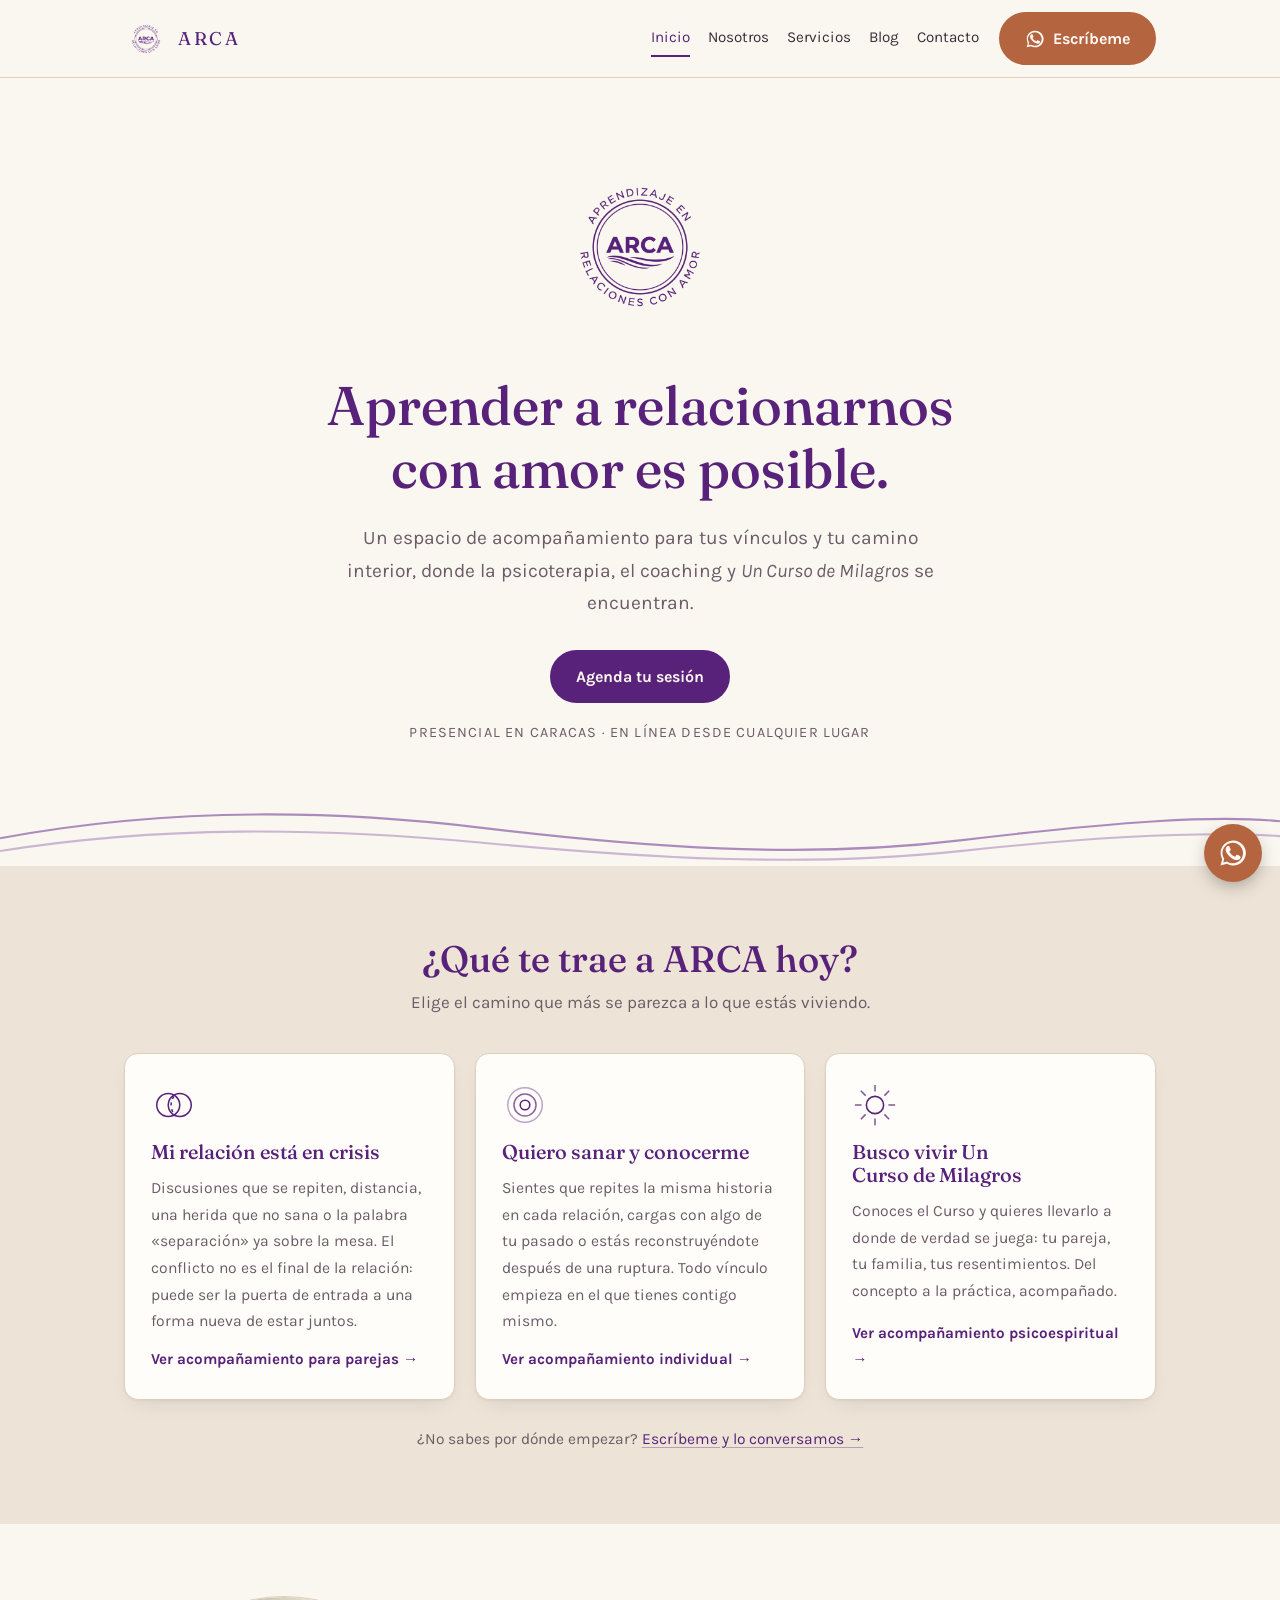
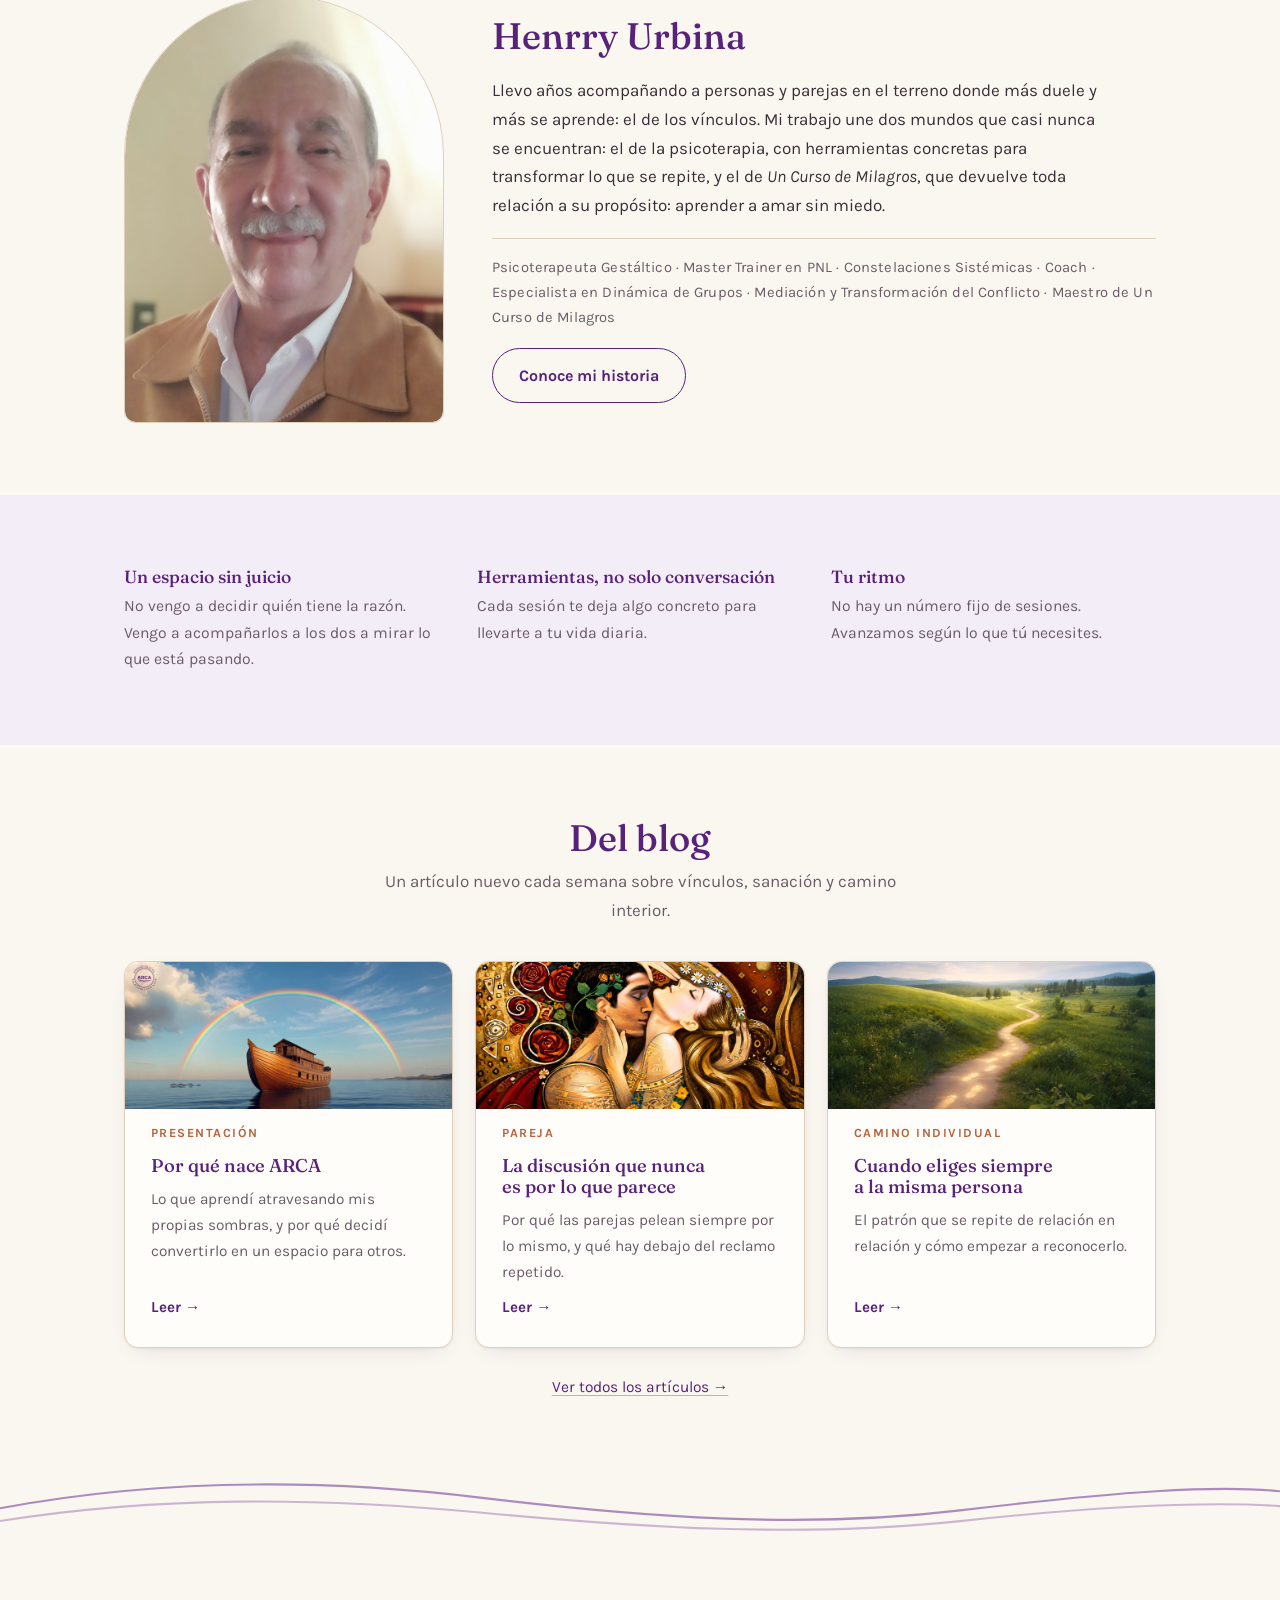
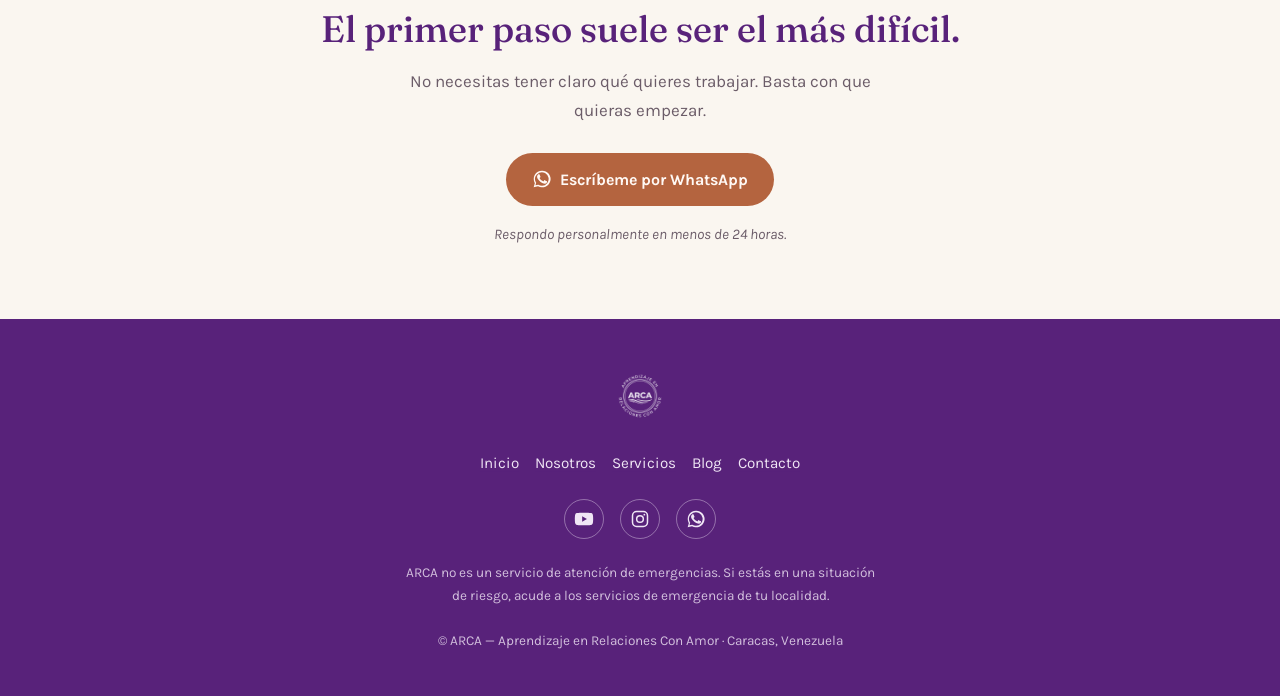
<file: index.html>
<!doctype html>
<html lang="es">
<head>
<meta charset="utf-8">
<meta name="viewport" content="width=device-width, initial-scale=1">
<title>ARCA — Aprendizaje en Relaciones Con Amor</title>
<meta name="description" content="Acompañamiento psicoterapéutico y psicoespiritual para personas y parejas. Presencial en Caracas y en línea.">
<link rel="canonical" href="https://arca-ten-ashen.vercel.app/">
<meta property="og:type" content="website">
<meta property="og:site_name" content="ARCA — Aprendizaje en Relaciones Con Amor">
<meta property="og:locale" content="es_ES">
<meta property="og:title" content="ARCA — Aprendizaje en Relaciones Con Amor">
<meta property="og:description" content="Acompañamiento psicoterapéutico y psicoespiritual para personas y parejas. Presencial en Caracas y en línea.">
<meta property="og:url" content="https://arca-ten-ashen.vercel.app/">
<meta property="og:image" content="https://arca-ten-ashen.vercel.app/portada-presentacion.jpg">
<meta name="twitter:card" content="summary_large_image">
<link rel="icon" href="logo.png">
<link rel="preconnect" href="https://fonts.googleapis.com">
<link rel="preconnect" href="https://fonts.gstatic.com" crossorigin>
<link rel="stylesheet" href="https://fonts.googleapis.com/css2?family=Fraunces:opsz,wght@9..144,400;9..144,500;9..144,600&family=Karla:wght@400;500;700&display=swap">
<link rel="stylesheet" href="styles.css">
</head>
<body>
<header class="barra">
  <div class="envoltura">
    <a class="marca" href="index.html"><img src="logo.png" alt="ARCA"><span>ARCA</span></a>
    <nav class="menu"><a href="index.html" aria-current="page">Inicio</a><a href="nosotros.html">Nosotros</a><a href="servicios.html">Servicios</a><a href="blog.html">Blog</a><a href="contacto.html">Contacto</a></nav>
    <a class="boton-wa" href="https://wa.me/584143164058?text=Hola%20Henrry%2C%20vengo%20de%20la%20p%C3%A1gina%20de%20ARCA%20y%20quisiera%20agendar%20una%20sesi%C3%B3n." target="_blank" rel="noopener"><svg viewBox="0 0 24 24" fill="currentColor" aria-hidden="true"><path d="M17.5 14.4c-.3-.2-1.8-.9-2-1-.3-.1-.5-.2-.7.1-.2.3-.7 1-.9 1.2-.2.2-.3.2-.6.1-.3-.2-1.3-.5-2.4-1.5-.9-.8-1.5-1.8-1.7-2.1-.2-.3 0-.5.1-.6l.5-.5c.1-.2.2-.3.3-.5 0-.2 0-.4 0-.5 0-.2-.7-1.6-.9-2.2-.2-.6-.5-.5-.7-.5h-.6c-.2 0-.5.1-.8.4-.3.3-1 1-1 2.5s1.1 2.9 1.2 3.1c.1.2 2.1 3.2 5 4.5.7.3 1.2.5 1.7.6.7.2 1.3.2 1.8.1.6-.1 1.8-.7 2-1.4.3-.7.3-1.3.2-1.4-.1-.1-.3-.2-.5-.3z"/><path d="M12 2a10 10 0 0 0-8.6 15L2 22l5.2-1.4A10 10 0 1 0 12 2zm0 18.2c-1.6 0-3.1-.4-4.4-1.2l-.3-.2-3.1.8.8-3-.2-.3A8.2 8.2 0 1 1 12 20.2z"/></svg> Escríbeme</a>
  </div>
</header>
<main>
<section class="portada">
  <div class="envoltura">
    <img class="sello" src="logo.png" alt="ARCA — Aprendizaje en Relaciones Con Amor">
    <h1>Aprender a relacionarnos con amor es posible.</h1>
    <p class="entrada">Un espacio de acompañamiento para tus vínculos y tu camino interior, donde la
    psicoterapia, el coaching y <em>Un Curso de Milagros</em> se encuentran.</p>
    <a class="boton" href="https://wa.me/584143164058?text=Hola%20Henrry%2C%20vengo%20de%20la%20p%C3%A1gina%20de%20ARCA%20y%20quisiera%20agendar%20una%20sesi%C3%B3n." target="_blank" rel="noopener">Agenda tu sesión</a>
    <span class="lugar">Presencial en Caracas · En línea desde cualquier lugar</span>
  </div>
</section>

<svg class="onda" viewBox="0 0 1200 60" preserveAspectRatio="none" fill="none" stroke="currentColor" stroke-width="2" aria-hidden="true"><path d="M0 34C150 6 300 6 450 24s300 30 450 12 240-24 300-18"/><path d="M0 46C150 22 300 24 450 38s300 24 450 8 240-18 300-14" opacity=".6"/></svg>

<section class="seccion-arena">
  <div class="envoltura">
    <h2 class="titulo-seccion">¿Qué te trae a ARCA hoy?</h2>
    <p class="bajada">Elige el camino que más se parezca a lo que estás viviendo.</p>
    <div class="puertas">
      <a class="puerta" href="servicios.html#parejas">
        <svg viewBox="0 0 48 48" fill="none" stroke="currentColor" stroke-width="1.6" aria-hidden="true"><circle cx="18" cy="24" r="12"/><circle cx="30" cy="24" r="12"/><path d="M24 15c-2 2.6-3 5.6-3 9s1 6.4 3 9" stroke-dasharray="3 4"/></svg>
        <h3>Mi relación está en crisis</h3>
        <p>Discusiones que se repiten, distancia, una herida que no sana o la palabra «separación» ya sobre
        la mesa. El conflicto no es el final de la relación: puede ser la puerta de entrada a una forma nueva
        de estar juntos.</p>
        <span class="ir">Ver acompañamiento para parejas →</span>
      </a>
      <a class="puerta" href="servicios.html#individual">
        <svg viewBox="0 0 48 48" fill="none" stroke="currentColor" stroke-width="1.6" aria-hidden="true"><circle cx="24" cy="24" r="5"/><circle cx="24" cy="24" r="11.5" opacity=".7"/><circle cx="24" cy="24" r="18" opacity=".4"/></svg>
        <h3>Quiero sanar y conocerme</h3>
        <p>Sientes que repites la misma historia en cada relación, cargas con algo de tu pasado o estás
        reconstruyéndote después de una ruptura. Todo vínculo empieza en el que tienes contigo mismo.</p>
        <span class="ir">Ver acompañamiento individual →</span>
      </a>
      <a class="puerta" href="servicios.html#psicoespiritual">
        <svg viewBox="0 0 48 48" fill="none" stroke="currentColor" stroke-width="1.6" aria-hidden="true"><circle cx="24" cy="24" r="9"/><path d="M24 3v7M24 38v7M3 24h7M38 24h7M9.2 9.2l5 5M33.8 33.8l5 5M38.8 9.2l-5 5M14.2 33.8l-5 5" opacity=".75"/></svg>
        <h3>Busco vivir Un Curso de Milagros</h3>
        <p>Conoces el Curso y quieres llevarlo a donde de verdad se juega: tu pareja, tu familia, tus
        resentimientos. Del concepto a la práctica, acompañado.</p>
        <span class="ir">Ver acompañamiento psicoespiritual →</span>
      </a>
    </div>
    <p class="cuarta-via">¿No sabes por dónde empezar?
      <a href="https://wa.me/584143164058?text=Hola%20Henrry%2C%20no%20s%C3%A9%20muy%20bien%20por%20d%C3%B3nde%20empezar%2C%20%C2%BFpodemos%20conversar%3F" target="_blank" rel="noopener">Escríbeme y lo conversamos →</a></p>
  </div>
</section>

<section>
  <div class="envoltura retrato-bloque">
    <div class="retrato con-foto">
      <img src="foto-henrry.jpg" alt="Henrry Urbina, fundador de ARCA">
    </div>
    <div class="pila">
      <h2>Henrry Urbina</h2>
      <p class="texto-lectura">Llevo años acompañando a personas y parejas en el terreno donde más duele y más
      se aprende: el de los vínculos. Mi trabajo une dos mundos que casi nunca se encuentran: el de la
      psicoterapia, con herramientas concretas para transformar lo que se repite, y el de
      <em>Un Curso de Milagros</em>, que devuelve toda relación a su propósito: aprender a amar sin miedo.</p>
      <p class="credenciales">Psicoterapeuta Gestáltico · Master Trainer en PNL · Constelaciones Sistémicas ·
      Coach · Especialista en Dinámica de Grupos · Mediación y Transformación del Conflicto ·
      Maestro de Un Curso de Milagros</p>
      <a class="boton boton-linea" href="nosotros.html">Conoce mi historia</a>
    </div>
  </div>
</section>

<section class="seccion-lavanda">
  <div class="envoltura ideas">
    <div class="idea">
      <h3>Un espacio sin juicio</h3>
      <p>No vengo a decidir quién tiene la razón. Vengo a acompañarlos a los dos a mirar lo que está pasando.</p>
    </div>
    <div class="idea">
      <h3>Herramientas, no solo conversación</h3>
      <p>Cada sesión te deja algo concreto para llevarte a tu vida diaria.</p>
    </div>
    <div class="idea">
      <h3>Tu ritmo</h3>
      <p>No hay un número fijo de sesiones. Avanzamos según lo que tú necesites.</p>
    </div>
  </div>
</section>

<section>
  <div class="envoltura">
    <h2 class="titulo-seccion">Del blog</h2>
    <p class="bajada">Un artículo nuevo cada semana sobre vínculos, sanación y camino interior.</p>
    <div class="articulos">
      <a class="articulo" href="articulo-por-que-nace-arca.html">
        <img class="portada-tarjeta" src="portada-presentacion.jpg" alt="">
        <span class="eje">Presentación</span>
        <h3>Por qué nace ARCA</h3>
        <p>Lo que aprendí atravesando mis propias sombras, y por qué decidí convertirlo en un espacio para otros.</p>
        <span class="leer">Leer →</span>
      </a>
      <a class="articulo" href="articulo-la-discusion-que-nunca-es-por-lo-que-parece.html">
        <img class="portada-tarjeta" src="portada-pareja.jpg" alt="">
        <span class="eje">Pareja</span>
        <h3>La discusión que nunca es por lo que parece</h3>
        <p>Por qué las parejas pelean siempre por lo mismo, y qué hay debajo del reclamo repetido.</p>
        <span class="leer">Leer →</span>
      </a>
      <a class="articulo" href="articulo-cuando-eliges-siempre-la-misma-persona.html">
        <img class="portada-tarjeta" src="portada-individual.jpg" alt="">
        <span class="eje">Camino individual</span>
        <h3>Cuando eliges siempre a la misma persona</h3>
        <p>El patrón que se repite de relación en relación y cómo empezar a reconocerlo.</p>
        <span class="leer">Leer →</span>
      </a>
    </div>
    <p class="cuarta-via"><a href="blog.html">Ver todos los artículos →</a></p>
  </div>
</section>

<svg class="onda" viewBox="0 0 1200 60" preserveAspectRatio="none" fill="none" stroke="currentColor" stroke-width="2" aria-hidden="true"><path d="M0 34C150 6 300 6 450 24s300 30 450 12 240-24 300-18"/><path d="M0 46C150 22 300 24 450 38s300 24 450 8 240-18 300-14" opacity=".6"/></svg>

<section class="cierre">
  <div class="envoltura">
    <h2>El primer paso suele ser el más difícil.</h2>
    <p>No necesitas tener claro qué quieres trabajar. Basta con que quieras empezar.</p>
    <a class="boton-wa" href="https://wa.me/584143164058?text=Hola%20Henrry%2C%20vengo%20de%20la%20p%C3%A1gina%20de%20ARCA%20y%20quisiera%20agendar%20una%20sesi%C3%B3n." target="_blank" rel="noopener"><svg viewBox="0 0 24 24" fill="currentColor" aria-hidden="true"><path d="M17.5 14.4c-.3-.2-1.8-.9-2-1-.3-.1-.5-.2-.7.1-.2.3-.7 1-.9 1.2-.2.2-.3.2-.6.1-.3-.2-1.3-.5-2.4-1.5-.9-.8-1.5-1.8-1.7-2.1-.2-.3 0-.5.1-.6l.5-.5c.1-.2.2-.3.3-.5 0-.2 0-.4 0-.5 0-.2-.7-1.6-.9-2.2-.2-.6-.5-.5-.7-.5h-.6c-.2 0-.5.1-.8.4-.3.3-1 1-1 2.5s1.1 2.9 1.2 3.1c.1.2 2.1 3.2 5 4.5.7.3 1.2.5 1.7.6.7.2 1.3.2 1.8.1.6-.1 1.8-.7 2-1.4.3-.7.3-1.3.2-1.4-.1-.1-.3-.2-.5-.3z"/><path d="M12 2a10 10 0 0 0-8.6 15L2 22l5.2-1.4A10 10 0 1 0 12 2zm0 18.2c-1.6 0-3.1-.4-4.4-1.2l-.3-.2-3.1.8.8-3-.2-.3A8.2 8.2 0 1 1 12 20.2z"/></svg> Escríbeme por WhatsApp</a>
    <span class="respuesta">Respondo personalmente en menos de 24 horas.</span>
  </div>
</section>
</main>
<footer class="pie">
  <div class="envoltura">
    <img src="logo.png" alt="ARCA — Aprendizaje en Relaciones Con Amor">
    <nav><a href="index.html">Inicio</a><a href="nosotros.html">Nosotros</a><a href="servicios.html">Servicios</a><a href="blog.html">Blog</a><a href="contacto.html">Contacto</a></nav>
    <div class="redes">
      <a href="https://www.youtube.com/@henrryu5918" target="_blank" rel="noopener" aria-label="YouTube"><svg viewBox="0 0 24 24" fill="currentColor" aria-hidden="true"><path d="M23 12s0-3.5-.4-5.2a2.7 2.7 0 0 0-1.9-1.9C19 4.5 12 4.5 12 4.5s-7 0-8.7.4a2.7 2.7 0 0 0-1.9 1.9C1 8.5 1 12 1 12s0 3.5.4 5.2a2.7 2.7 0 0 0 1.9 1.9c1.7.4 8.7.4 8.7.4s7 0 8.7-.4a2.7 2.7 0 0 0 1.9-1.9C23 15.5 23 12 23 12zM9.8 15.3V8.7l5.7 3.3z"/></svg></a>
      <a href="#" target="_blank" rel="noopener" aria-label="Instagram"><svg viewBox="0 0 24 24" fill="none" stroke="currentColor" stroke-width="1.8" aria-hidden="true"><rect x="3" y="3" width="18" height="18" rx="5"/><circle cx="12" cy="12" r="4"/><circle cx="17.2" cy="6.8" r="1.1" fill="currentColor" stroke="none"/></svg></a>
      <a href="https://wa.me/584143164058?text=Hola%20Henrry%2C%20vengo%20de%20la%20p%C3%A1gina%20de%20ARCA%20y%20quisiera%20agendar%20una%20sesi%C3%B3n." target="_blank" rel="noopener" aria-label="Canal de WhatsApp"><svg viewBox="0 0 24 24" fill="currentColor" aria-hidden="true"><path d="M17.5 14.4c-.3-.2-1.8-.9-2-1-.3-.1-.5-.2-.7.1-.2.3-.7 1-.9 1.2-.2.2-.3.2-.6.1-.3-.2-1.3-.5-2.4-1.5-.9-.8-1.5-1.8-1.7-2.1-.2-.3 0-.5.1-.6l.5-.5c.1-.2.2-.3.3-.5 0-.2 0-.4 0-.5 0-.2-.7-1.6-.9-2.2-.2-.6-.5-.5-.7-.5h-.6c-.2 0-.5.1-.8.4-.3.3-1 1-1 2.5s1.1 2.9 1.2 3.1c.1.2 2.1 3.2 5 4.5.7.3 1.2.5 1.7.6.7.2 1.3.2 1.8.1.6-.1 1.8-.7 2-1.4.3-.7.3-1.3.2-1.4-.1-.1-.3-.2-.5-.3z"/><path d="M12 2a10 10 0 0 0-8.6 15L2 22l5.2-1.4A10 10 0 1 0 12 2zm0 18.2c-1.6 0-3.1-.4-4.4-1.2l-.3-.2-3.1.8.8-3-.2-.3A8.2 8.2 0 1 1 12 20.2z"/></svg></a>
    </div>
    <p class="legal">ARCA no es un servicio de atención de emergencias. Si estás en una situación de riesgo,
    acude a los servicios de emergencia de tu localidad.</p>
    <p class="legal">© ARCA — Aprendizaje en Relaciones Con Amor · Caracas, Venezuela</p>
  </div>
</footer>
<a class="wa-flotante" href="https://wa.me/584143164058?text=Hola%20Henrry%2C%20vengo%20de%20la%20p%C3%A1gina%20de%20ARCA%20y%20quisiera%20agendar%20una%20sesi%C3%B3n." target="_blank" rel="noopener" aria-label="Escríbeme por WhatsApp"><svg viewBox="0 0 24 24" fill="currentColor" aria-hidden="true"><path d="M17.5 14.4c-.3-.2-1.8-.9-2-1-.3-.1-.5-.2-.7.1-.2.3-.7 1-.9 1.2-.2.2-.3.2-.6.1-.3-.2-1.3-.5-2.4-1.5-.9-.8-1.5-1.8-1.7-2.1-.2-.3 0-.5.1-.6l.5-.5c.1-.2.2-.3.3-.5 0-.2 0-.4 0-.5 0-.2-.7-1.6-.9-2.2-.2-.6-.5-.5-.7-.5h-.6c-.2 0-.5.1-.8.4-.3.3-1 1-1 2.5s1.1 2.9 1.2 3.1c.1.2 2.1 3.2 5 4.5.7.3 1.2.5 1.7.6.7.2 1.3.2 1.8.1.6-.1 1.8-.7 2-1.4.3-.7.3-1.3.2-1.4-.1-.1-.3-.2-.5-.3z"/><path d="M12 2a10 10 0 0 0-8.6 15L2 22l5.2-1.4A10 10 0 1 0 12 2zm0 18.2c-1.6 0-3.1-.4-4.4-1.2l-.3-.2-3.1.8.8-3-.2-.3A8.2 8.2 0 1 1 12 20.2z"/></svg></a>
</body>
</html>
</file>
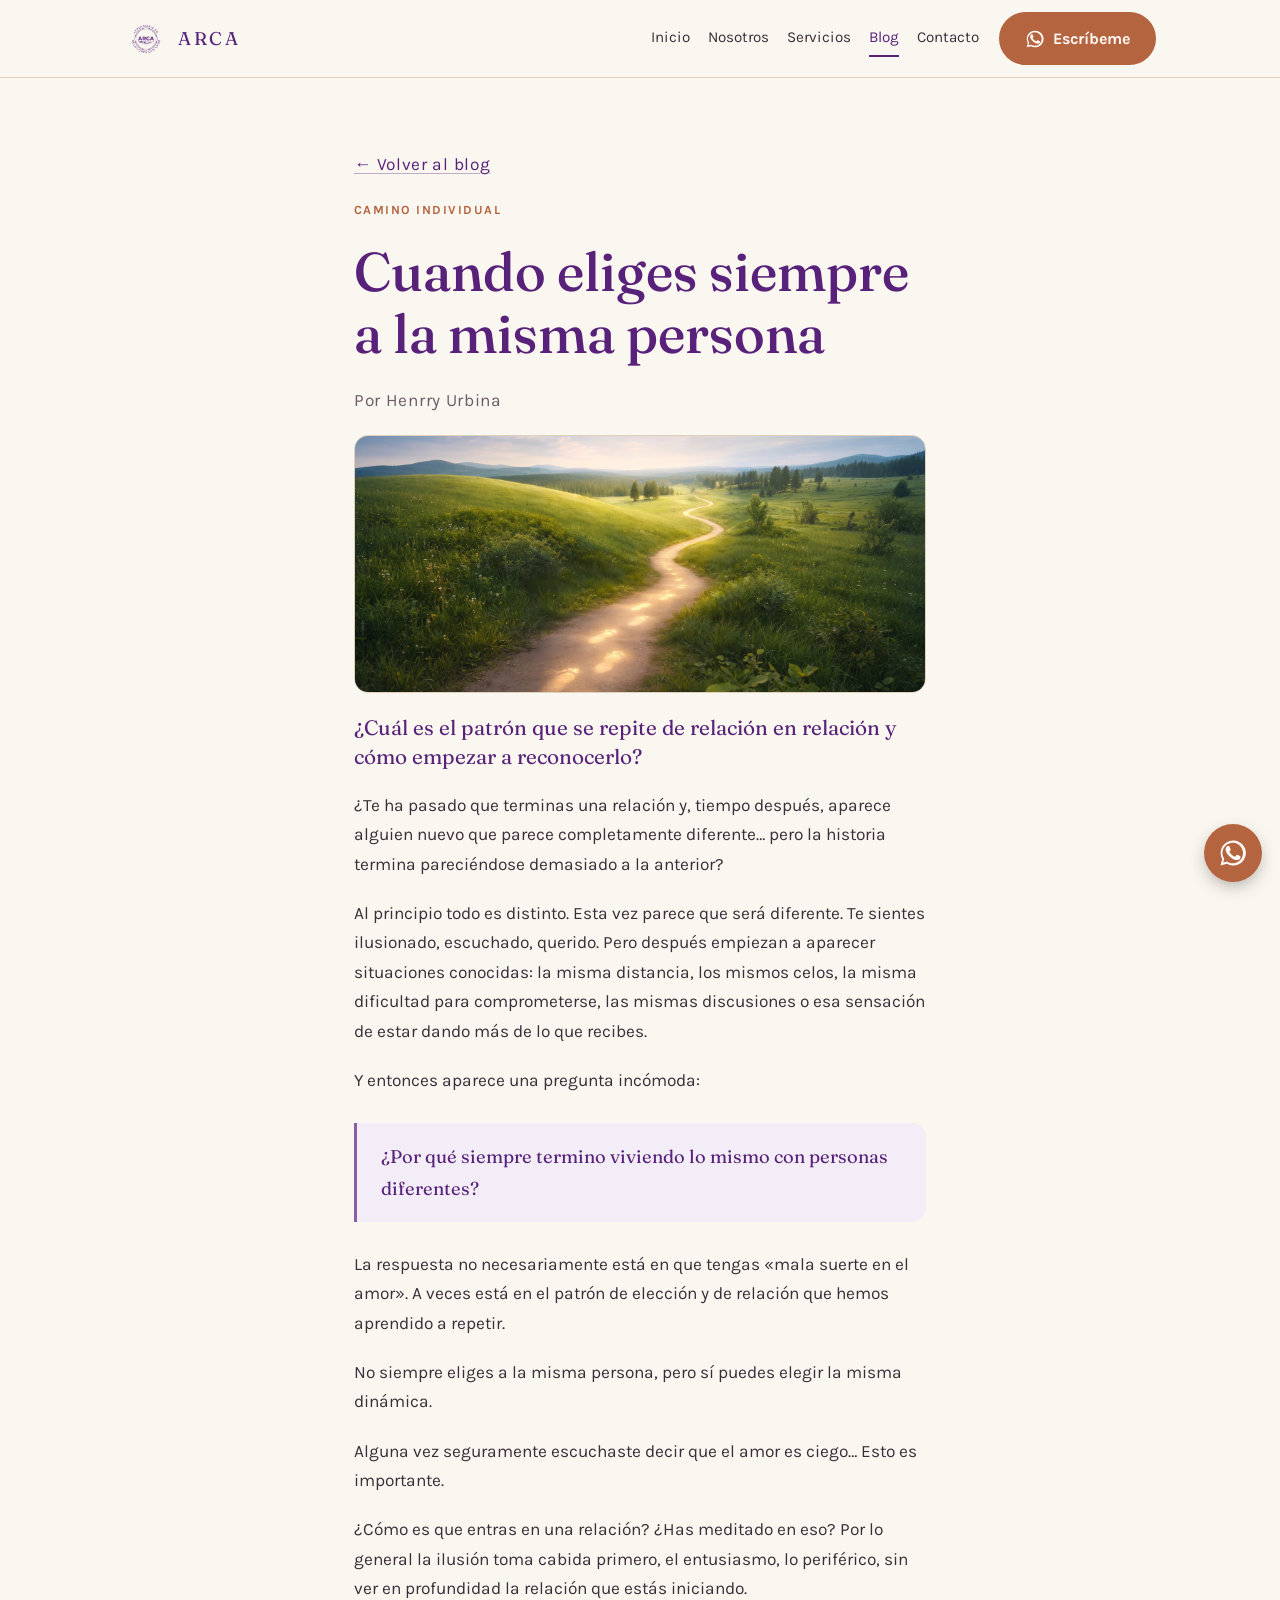
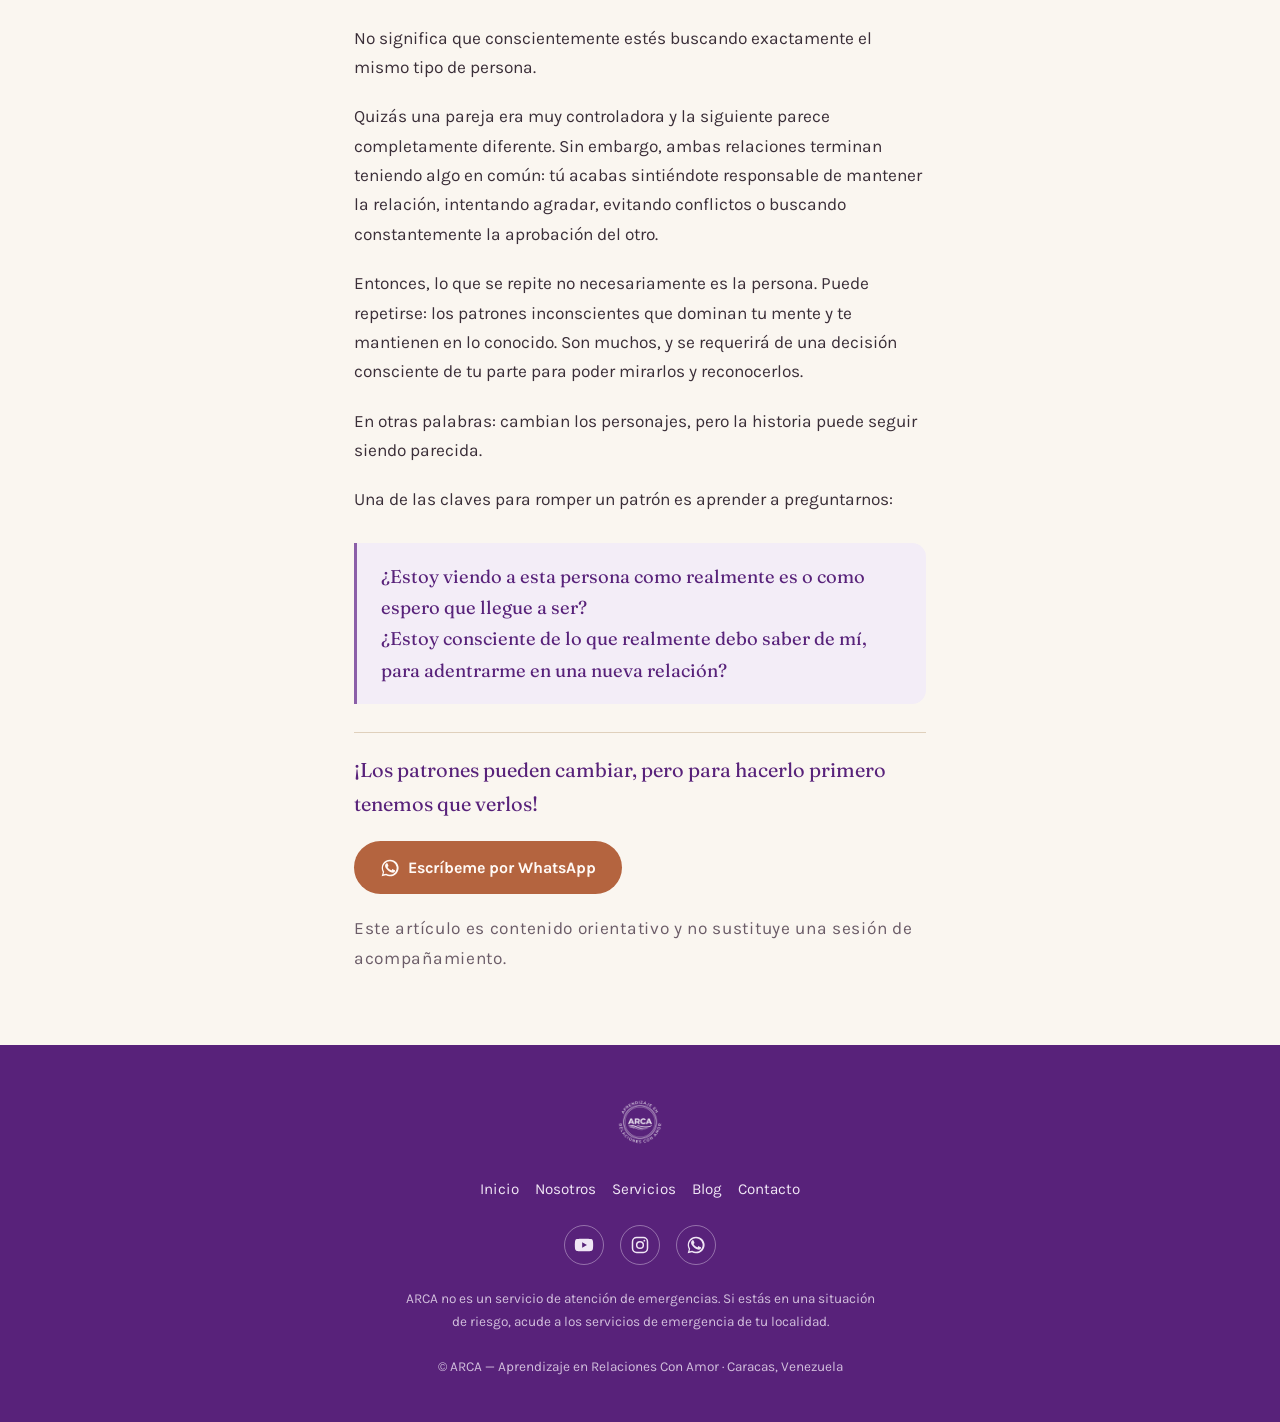
<file: articulo-cuando-eliges-siempre-la-misma-persona.html>
<!doctype html>
<html lang="es">
<head>
<meta charset="utf-8">
<meta name="viewport" content="width=device-width, initial-scale=1">
<title>Cuando eliges siempre a la misma persona — Blog de ARCA</title>
<meta name="description" content="El patrón que se repite de relación en relación y cómo empezar a reconocerlo.">
<link rel="canonical" href="https://arca-ten-ashen.vercel.app/articulo-cuando-eliges-siempre-la-misma-persona.html">
<meta property="og:type" content="website">
<meta property="og:site_name" content="ARCA — Aprendizaje en Relaciones Con Amor">
<meta property="og:locale" content="es_ES">
<meta property="og:title" content="Cuando eliges siempre a la misma persona — Blog de ARCA">
<meta property="og:description" content="El patrón que se repite de relación en relación y cómo empezar a reconocerlo.">
<meta property="og:url" content="https://arca-ten-ashen.vercel.app/articulo-cuando-eliges-siempre-la-misma-persona.html">
<meta property="og:image" content="https://arca-ten-ashen.vercel.app/portada-individual.jpg">
<meta name="twitter:card" content="summary_large_image">
<link rel="icon" href="logo.png">
<link rel="preconnect" href="https://fonts.googleapis.com">
<link rel="preconnect" href="https://fonts.gstatic.com" crossorigin>
<link rel="stylesheet" href="https://fonts.googleapis.com/css2?family=Fraunces:opsz,wght@9..144,400;9..144,500;9..144,600&family=Karla:wght@400;500;700&display=swap">
<link rel="stylesheet" href="styles.css">
</head>
<body>
<header class="barra">
  <div class="envoltura">
    <a class="marca" href="index.html"><img src="logo.png" alt="ARCA"><span>ARCA</span></a>
    <nav class="menu"><a href="index.html">Inicio</a><a href="nosotros.html">Nosotros</a><a href="servicios.html">Servicios</a><a href="blog.html" aria-current="page">Blog</a><a href="contacto.html">Contacto</a></nav>
    <a class="boton-wa" href="https://wa.me/584143164058?text=Hola%20Henrry%2C%20vengo%20de%20la%20p%C3%A1gina%20de%20ARCA%20y%20quisiera%20agendar%20una%20sesi%C3%B3n." target="_blank" rel="noopener"><svg viewBox="0 0 24 24" fill="currentColor" aria-hidden="true"><path d="M17.5 14.4c-.3-.2-1.8-.9-2-1-.3-.1-.5-.2-.7.1-.2.3-.7 1-.9 1.2-.2.2-.3.2-.6.1-.3-.2-1.3-.5-2.4-1.5-.9-.8-1.5-1.8-1.7-2.1-.2-.3 0-.5.1-.6l.5-.5c.1-.2.2-.3.3-.5 0-.2 0-.4 0-.5 0-.2-.7-1.6-.9-2.2-.2-.6-.5-.5-.7-.5h-.6c-.2 0-.5.1-.8.4-.3.3-1 1-1 2.5s1.1 2.9 1.2 3.1c.1.2 2.1 3.2 5 4.5.7.3 1.2.5 1.7.6.7.2 1.3.2 1.8.1.6-.1 1.8-.7 2-1.4.3-.7.3-1.3.2-1.4-.1-.1-.3-.2-.5-.3z"/><path d="M12 2a10 10 0 0 0-8.6 15L2 22l5.2-1.4A10 10 0 1 0 12 2zm0 18.2c-1.6 0-3.1-.4-4.4-1.2l-.3-.2-3.1.8.8-3-.2-.3A8.2 8.2 0 1 1 12 20.2z"/></svg> Escríbeme</a>
  </div>
</header>
<main>
<section>
  <div class="envoltura entrada-blog">
    <p class="meta"><a href="blog.html">← Volver al blog</a></p>
    <span class="eje">Camino individual</span>
    <h1>Cuando eliges siempre a la misma persona</h1>
    <p class="meta">Por Henrry Urbina</p>
    <img class="cabecera-articulo" src="portada-individual.jpg" alt="">

    <p class="texto-guia">¿Cuál es el patrón que se repite de relación en relación y cómo empezar a
    reconocerlo?</p>

    <p>¿Te ha pasado que terminas una relación y, tiempo después, aparece alguien nuevo que parece
    completamente diferente… pero la historia termina pareciéndose demasiado a la anterior?</p>
    <p>Al principio todo es distinto. Esta vez parece que será diferente. Te sientes ilusionado, escuchado,
    querido. Pero después empiezan a aparecer situaciones conocidas: la misma distancia, los mismos celos, la
    misma dificultad para comprometerse, las mismas discusiones o esa sensación de estar dando más de lo que
    recibes.</p>
    <p>Y entonces aparece una pregunta incómoda:</p>
    <blockquote>¿Por qué siempre termino viviendo lo mismo con personas diferentes?</blockquote>
    <p>La respuesta no necesariamente está en que tengas «mala suerte en el amor». A veces está en el patrón
    de elección y de relación que hemos aprendido a repetir.</p>
    <p>No siempre eliges a la misma persona, pero sí puedes elegir la misma dinámica.</p>
    <p>Alguna vez seguramente escuchaste decir que el amor es ciego… Esto es importante.</p>
    <p>¿Cómo es que entras en una relación? ¿Has meditado en eso? Por lo general la ilusión toma cabida
    primero, el entusiasmo, lo periférico, sin ver en profundidad la relación que estás iniciando.</p>
    <p>No significa que conscientemente estés buscando exactamente el mismo tipo de persona.</p>
    <p>Quizás una pareja era muy controladora y la siguiente parece completamente diferente. Sin embargo,
    ambas relaciones terminan teniendo algo en común: tú acabas sintiéndote responsable de mantener la
    relación, intentando agradar, evitando conflictos o buscando constantemente la aprobación del otro.</p>
    <p>Entonces, lo que se repite no necesariamente es la persona. Puede repetirse: los patrones inconscientes
    que dominan tu mente y te mantienen en lo conocido. Son muchos, y se requerirá de una decisión consciente
    de tu parte para poder mirarlos y reconocerlos.</p>
    <p>En otras palabras: cambian los personajes, pero la historia puede seguir siendo parecida.</p>
    <p>Una de las claves para romper un patrón es aprender a preguntarnos:</p>
    <blockquote>¿Estoy viendo a esta persona como realmente es o como espero que llegue a ser?<br>
    ¿Estoy consciente de lo que realmente debo saber de mí, para adentrarme en una nueva relación?</blockquote>
    <p class="remate">¡Los patrones pueden cambiar, pero para hacerlo primero tenemos que verlos!</p>

    <p><a class="boton-wa" href="https://wa.me/584143164058?text=Hola%20Henrry%2C%20vengo%20de%20la%20p%C3%A1gina%20de%20ARCA%20y%20quisiera%20agendar%20una%20sesi%C3%B3n." target="_blank" rel="noopener"><svg viewBox="0 0 24 24" fill="currentColor" aria-hidden="true"><path d="M17.5 14.4c-.3-.2-1.8-.9-2-1-.3-.1-.5-.2-.7.1-.2.3-.7 1-.9 1.2-.2.2-.3.2-.6.1-.3-.2-1.3-.5-2.4-1.5-.9-.8-1.5-1.8-1.7-2.1-.2-.3 0-.5.1-.6l.5-.5c.1-.2.2-.3.3-.5 0-.2 0-.4 0-.5 0-.2-.7-1.6-.9-2.2-.2-.6-.5-.5-.7-.5h-.6c-.2 0-.5.1-.8.4-.3.3-1 1-1 2.5s1.1 2.9 1.2 3.1c.1.2 2.1 3.2 5 4.5.7.3 1.2.5 1.7.6.7.2 1.3.2 1.8.1.6-.1 1.8-.7 2-1.4.3-.7.3-1.3.2-1.4-.1-.1-.3-.2-.5-.3z"/><path d="M12 2a10 10 0 0 0-8.6 15L2 22l5.2-1.4A10 10 0 1 0 12 2zm0 18.2c-1.6 0-3.1-.4-4.4-1.2l-.3-.2-3.1.8.8-3-.2-.3A8.2 8.2 0 1 1 12 20.2z"/></svg> Escríbeme por WhatsApp</a></p>
    <p class="meta">Este artículo es contenido orientativo y no sustituye una sesión de acompañamiento.</p>
  </div>
</section>
</main>
<footer class="pie">
  <div class="envoltura">
    <img src="logo.png" alt="ARCA — Aprendizaje en Relaciones Con Amor">
    <nav><a href="index.html">Inicio</a><a href="nosotros.html">Nosotros</a><a href="servicios.html">Servicios</a><a href="blog.html">Blog</a><a href="contacto.html">Contacto</a></nav>
    <div class="redes">
      <a href="https://www.youtube.com/@henrryu5918" target="_blank" rel="noopener" aria-label="YouTube"><svg viewBox="0 0 24 24" fill="currentColor" aria-hidden="true"><path d="M23 12s0-3.5-.4-5.2a2.7 2.7 0 0 0-1.9-1.9C19 4.5 12 4.5 12 4.5s-7 0-8.7.4a2.7 2.7 0 0 0-1.9 1.9C1 8.5 1 12 1 12s0 3.5.4 5.2a2.7 2.7 0 0 0 1.9 1.9c1.7.4 8.7.4 8.7.4s7 0 8.7-.4a2.7 2.7 0 0 0 1.9-1.9C23 15.5 23 12 23 12zM9.8 15.3V8.7l5.7 3.3z"/></svg></a>
      <a href="#" target="_blank" rel="noopener" aria-label="Instagram"><svg viewBox="0 0 24 24" fill="none" stroke="currentColor" stroke-width="1.8" aria-hidden="true"><rect x="3" y="3" width="18" height="18" rx="5"/><circle cx="12" cy="12" r="4"/><circle cx="17.2" cy="6.8" r="1.1" fill="currentColor" stroke="none"/></svg></a>
      <a href="https://wa.me/584143164058?text=Hola%20Henrry%2C%20vengo%20de%20la%20p%C3%A1gina%20de%20ARCA%20y%20quisiera%20agendar%20una%20sesi%C3%B3n." target="_blank" rel="noopener" aria-label="Canal de WhatsApp"><svg viewBox="0 0 24 24" fill="currentColor" aria-hidden="true"><path d="M17.5 14.4c-.3-.2-1.8-.9-2-1-.3-.1-.5-.2-.7.1-.2.3-.7 1-.9 1.2-.2.2-.3.2-.6.1-.3-.2-1.3-.5-2.4-1.5-.9-.8-1.5-1.8-1.7-2.1-.2-.3 0-.5.1-.6l.5-.5c.1-.2.2-.3.3-.5 0-.2 0-.4 0-.5 0-.2-.7-1.6-.9-2.2-.2-.6-.5-.5-.7-.5h-.6c-.2 0-.5.1-.8.4-.3.3-1 1-1 2.5s1.1 2.9 1.2 3.1c.1.2 2.1 3.2 5 4.5.7.3 1.2.5 1.7.6.7.2 1.3.2 1.8.1.6-.1 1.8-.7 2-1.4.3-.7.3-1.3.2-1.4-.1-.1-.3-.2-.5-.3z"/><path d="M12 2a10 10 0 0 0-8.6 15L2 22l5.2-1.4A10 10 0 1 0 12 2zm0 18.2c-1.6 0-3.1-.4-4.4-1.2l-.3-.2-3.1.8.8-3-.2-.3A8.2 8.2 0 1 1 12 20.2z"/></svg></a>
    </div>
    <p class="legal">ARCA no es un servicio de atención de emergencias. Si estás en una situación de riesgo,
    acude a los servicios de emergencia de tu localidad.</p>
    <p class="legal">© ARCA — Aprendizaje en Relaciones Con Amor · Caracas, Venezuela</p>
  </div>
</footer>
<a class="wa-flotante" href="https://wa.me/584143164058?text=Hola%20Henrry%2C%20vengo%20de%20la%20p%C3%A1gina%20de%20ARCA%20y%20quisiera%20agendar%20una%20sesi%C3%B3n." target="_blank" rel="noopener" aria-label="Escríbeme por WhatsApp"><svg viewBox="0 0 24 24" fill="currentColor" aria-hidden="true"><path d="M17.5 14.4c-.3-.2-1.8-.9-2-1-.3-.1-.5-.2-.7.1-.2.3-.7 1-.9 1.2-.2.2-.3.2-.6.1-.3-.2-1.3-.5-2.4-1.5-.9-.8-1.5-1.8-1.7-2.1-.2-.3 0-.5.1-.6l.5-.5c.1-.2.2-.3.3-.5 0-.2 0-.4 0-.5 0-.2-.7-1.6-.9-2.2-.2-.6-.5-.5-.7-.5h-.6c-.2 0-.5.1-.8.4-.3.3-1 1-1 2.5s1.1 2.9 1.2 3.1c.1.2 2.1 3.2 5 4.5.7.3 1.2.5 1.7.6.7.2 1.3.2 1.8.1.6-.1 1.8-.7 2-1.4.3-.7.3-1.3.2-1.4-.1-.1-.3-.2-.5-.3z"/><path d="M12 2a10 10 0 0 0-8.6 15L2 22l5.2-1.4A10 10 0 1 0 12 2zm0 18.2c-1.6 0-3.1-.4-4.4-1.2l-.3-.2-3.1.8.8-3-.2-.3A8.2 8.2 0 1 1 12 20.2z"/></svg></a>
</body>
</html>
</file>
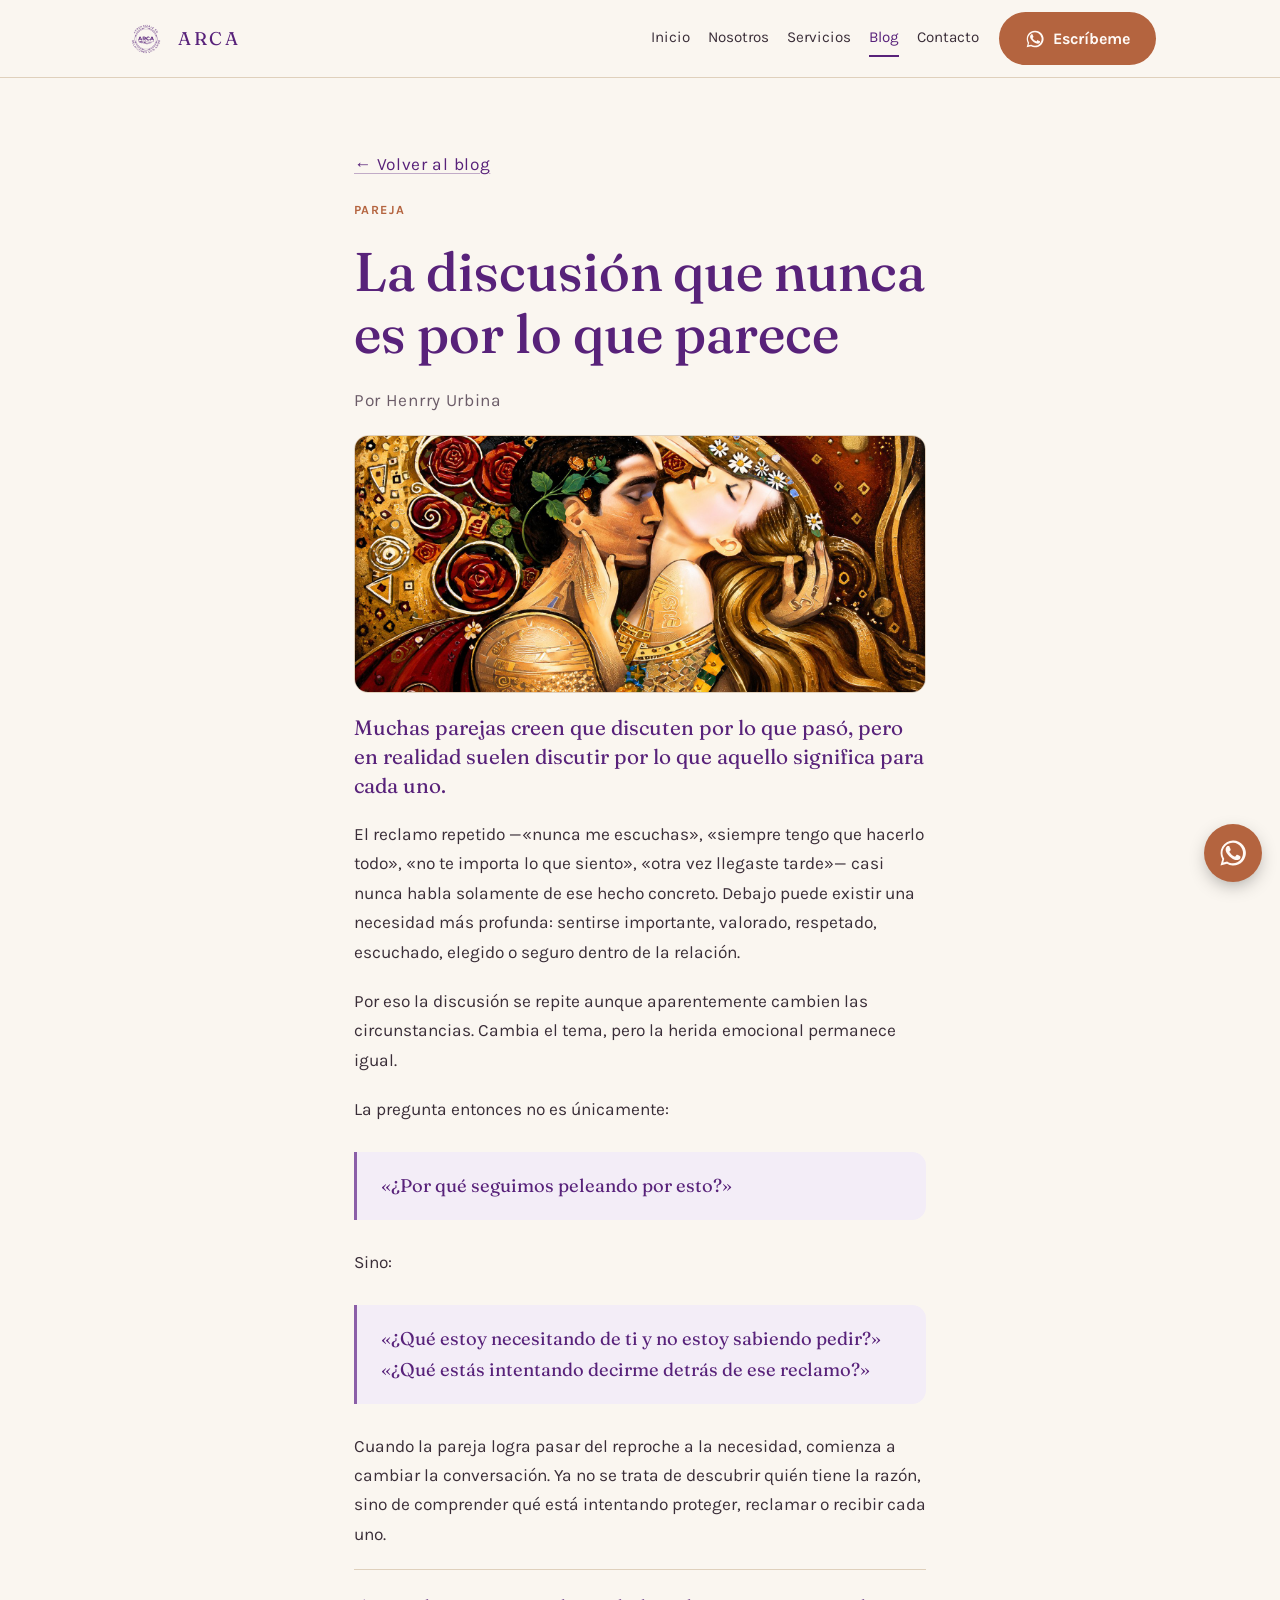
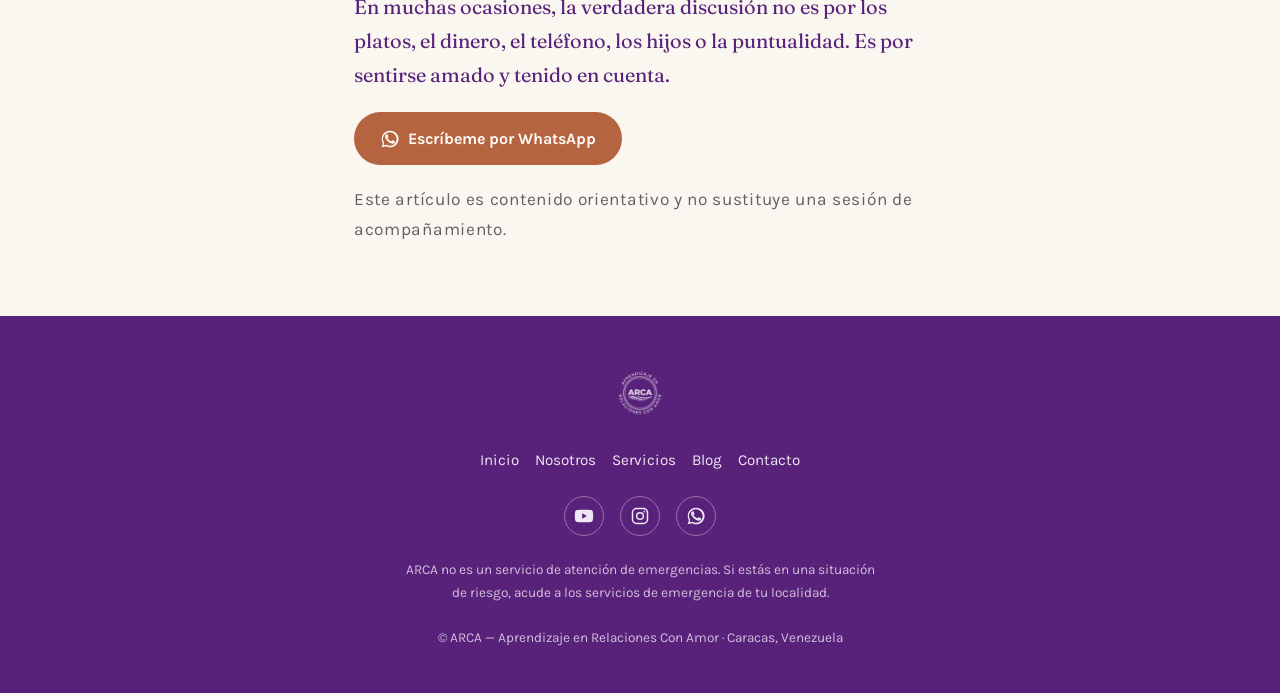
<file: articulo-la-discusion-que-nunca-es-por-lo-que-parece.html>
<!doctype html>
<html lang="es">
<head>
<meta charset="utf-8">
<meta name="viewport" content="width=device-width, initial-scale=1">
<title>La discusión que nunca es por lo que parece — Blog de ARCA</title>
<meta name="description" content="Por qué las parejas pelean siempre por lo mismo, y qué hay debajo del reclamo repetido.">
<link rel="canonical" href="https://arca-ten-ashen.vercel.app/articulo-la-discusion-que-nunca-es-por-lo-que-parece.html">
<meta property="og:type" content="website">
<meta property="og:site_name" content="ARCA — Aprendizaje en Relaciones Con Amor">
<meta property="og:locale" content="es_ES">
<meta property="og:title" content="La discusión que nunca es por lo que parece — Blog de ARCA">
<meta property="og:description" content="Por qué las parejas pelean siempre por lo mismo, y qué hay debajo del reclamo repetido.">
<meta property="og:url" content="https://arca-ten-ashen.vercel.app/articulo-la-discusion-que-nunca-es-por-lo-que-parece.html">
<meta property="og:image" content="https://arca-ten-ashen.vercel.app/portada-pareja.jpg">
<meta name="twitter:card" content="summary_large_image">
<link rel="icon" href="logo.png">
<link rel="preconnect" href="https://fonts.googleapis.com">
<link rel="preconnect" href="https://fonts.gstatic.com" crossorigin>
<link rel="stylesheet" href="https://fonts.googleapis.com/css2?family=Fraunces:opsz,wght@9..144,400;9..144,500;9..144,600&family=Karla:wght@400;500;700&display=swap">
<link rel="stylesheet" href="styles.css">
</head>
<body>
<header class="barra">
  <div class="envoltura">
    <a class="marca" href="index.html"><img src="logo.png" alt="ARCA"><span>ARCA</span></a>
    <nav class="menu"><a href="index.html">Inicio</a><a href="nosotros.html">Nosotros</a><a href="servicios.html">Servicios</a><a href="blog.html" aria-current="page">Blog</a><a href="contacto.html">Contacto</a></nav>
    <a class="boton-wa" href="https://wa.me/584143164058?text=Hola%20Henrry%2C%20vengo%20de%20la%20p%C3%A1gina%20de%20ARCA%20y%20quisiera%20agendar%20una%20sesi%C3%B3n." target="_blank" rel="noopener"><svg viewBox="0 0 24 24" fill="currentColor" aria-hidden="true"><path d="M17.5 14.4c-.3-.2-1.8-.9-2-1-.3-.1-.5-.2-.7.1-.2.3-.7 1-.9 1.2-.2.2-.3.2-.6.1-.3-.2-1.3-.5-2.4-1.5-.9-.8-1.5-1.8-1.7-2.1-.2-.3 0-.5.1-.6l.5-.5c.1-.2.2-.3.3-.5 0-.2 0-.4 0-.5 0-.2-.7-1.6-.9-2.2-.2-.6-.5-.5-.7-.5h-.6c-.2 0-.5.1-.8.4-.3.3-1 1-1 2.5s1.1 2.9 1.2 3.1c.1.2 2.1 3.2 5 4.5.7.3 1.2.5 1.7.6.7.2 1.3.2 1.8.1.6-.1 1.8-.7 2-1.4.3-.7.3-1.3.2-1.4-.1-.1-.3-.2-.5-.3z"/><path d="M12 2a10 10 0 0 0-8.6 15L2 22l5.2-1.4A10 10 0 1 0 12 2zm0 18.2c-1.6 0-3.1-.4-4.4-1.2l-.3-.2-3.1.8.8-3-.2-.3A8.2 8.2 0 1 1 12 20.2z"/></svg> Escríbeme</a>
  </div>
</header>
<main>
<section>
  <div class="envoltura entrada-blog">
    <p class="meta"><a href="blog.html">← Volver al blog</a></p>
    <span class="eje">Pareja</span>
    <h1>La discusión que nunca es por lo que parece</h1>
    <p class="meta">Por Henrry Urbina</p>
    <img class="cabecera-articulo" src="portada-pareja.jpg" alt="">

    <p class="texto-guia">Muchas parejas creen que discuten por lo que pasó, pero en realidad suelen discutir
    por lo que aquello significa para cada uno.</p>

    <p>El reclamo repetido —«nunca me escuchas», «siempre tengo que hacerlo todo», «no te importa lo que
    siento», «otra vez llegaste tarde»— casi nunca habla solamente de ese hecho concreto. Debajo puede existir
    una necesidad más profunda: sentirse importante, valorado, respetado, escuchado, elegido o seguro dentro
    de la relación.</p>
    <p>Por eso la discusión se repite aunque aparentemente cambien las circunstancias. Cambia el tema, pero la
    herida emocional permanece igual.</p>

    <p>La pregunta entonces no es únicamente:</p>
    <blockquote>«¿Por qué seguimos peleando por esto?»</blockquote>
    <p>Sino:</p>
    <blockquote>«¿Qué estoy necesitando de ti y no estoy sabiendo pedir?»<br>
    «¿Qué estás intentando decirme detrás de ese reclamo?»</blockquote>

    <p>Cuando la pareja logra pasar del reproche a la necesidad, comienza a cambiar la conversación. Ya no se
    trata de descubrir quién tiene la razón, sino de comprender qué está intentando proteger, reclamar o
    recibir cada uno.</p>
    <p class="remate">En muchas ocasiones, la verdadera discusión no es por los platos, el dinero, el
    teléfono, los hijos o la puntualidad. Es por sentirse amado y tenido en cuenta.</p>

    <p><a class="boton-wa" href="https://wa.me/584143164058?text=Hola%20Henrry%2C%20vengo%20de%20la%20p%C3%A1gina%20de%20ARCA%20y%20quisiera%20agendar%20una%20sesi%C3%B3n." target="_blank" rel="noopener"><svg viewBox="0 0 24 24" fill="currentColor" aria-hidden="true"><path d="M17.5 14.4c-.3-.2-1.8-.9-2-1-.3-.1-.5-.2-.7.1-.2.3-.7 1-.9 1.2-.2.2-.3.2-.6.1-.3-.2-1.3-.5-2.4-1.5-.9-.8-1.5-1.8-1.7-2.1-.2-.3 0-.5.1-.6l.5-.5c.1-.2.2-.3.3-.5 0-.2 0-.4 0-.5 0-.2-.7-1.6-.9-2.2-.2-.6-.5-.5-.7-.5h-.6c-.2 0-.5.1-.8.4-.3.3-1 1-1 2.5s1.1 2.9 1.2 3.1c.1.2 2.1 3.2 5 4.5.7.3 1.2.5 1.7.6.7.2 1.3.2 1.8.1.6-.1 1.8-.7 2-1.4.3-.7.3-1.3.2-1.4-.1-.1-.3-.2-.5-.3z"/><path d="M12 2a10 10 0 0 0-8.6 15L2 22l5.2-1.4A10 10 0 1 0 12 2zm0 18.2c-1.6 0-3.1-.4-4.4-1.2l-.3-.2-3.1.8.8-3-.2-.3A8.2 8.2 0 1 1 12 20.2z"/></svg> Escríbeme por WhatsApp</a></p>
    <p class="meta">Este artículo es contenido orientativo y no sustituye una sesión de acompañamiento.</p>
  </div>
</section>
</main>
<footer class="pie">
  <div class="envoltura">
    <img src="logo.png" alt="ARCA — Aprendizaje en Relaciones Con Amor">
    <nav><a href="index.html">Inicio</a><a href="nosotros.html">Nosotros</a><a href="servicios.html">Servicios</a><a href="blog.html">Blog</a><a href="contacto.html">Contacto</a></nav>
    <div class="redes">
      <a href="https://www.youtube.com/@henrryu5918" target="_blank" rel="noopener" aria-label="YouTube"><svg viewBox="0 0 24 24" fill="currentColor" aria-hidden="true"><path d="M23 12s0-3.5-.4-5.2a2.7 2.7 0 0 0-1.9-1.9C19 4.5 12 4.5 12 4.5s-7 0-8.7.4a2.7 2.7 0 0 0-1.9 1.9C1 8.5 1 12 1 12s0 3.5.4 5.2a2.7 2.7 0 0 0 1.9 1.9c1.7.4 8.7.4 8.7.4s7 0 8.7-.4a2.7 2.7 0 0 0 1.9-1.9C23 15.5 23 12 23 12zM9.8 15.3V8.7l5.7 3.3z"/></svg></a>
      <a href="#" target="_blank" rel="noopener" aria-label="Instagram"><svg viewBox="0 0 24 24" fill="none" stroke="currentColor" stroke-width="1.8" aria-hidden="true"><rect x="3" y="3" width="18" height="18" rx="5"/><circle cx="12" cy="12" r="4"/><circle cx="17.2" cy="6.8" r="1.1" fill="currentColor" stroke="none"/></svg></a>
      <a href="https://wa.me/584143164058?text=Hola%20Henrry%2C%20vengo%20de%20la%20p%C3%A1gina%20de%20ARCA%20y%20quisiera%20agendar%20una%20sesi%C3%B3n." target="_blank" rel="noopener" aria-label="Canal de WhatsApp"><svg viewBox="0 0 24 24" fill="currentColor" aria-hidden="true"><path d="M17.5 14.4c-.3-.2-1.8-.9-2-1-.3-.1-.5-.2-.7.1-.2.3-.7 1-.9 1.2-.2.2-.3.2-.6.1-.3-.2-1.3-.5-2.4-1.5-.9-.8-1.5-1.8-1.7-2.1-.2-.3 0-.5.1-.6l.5-.5c.1-.2.2-.3.3-.5 0-.2 0-.4 0-.5 0-.2-.7-1.6-.9-2.2-.2-.6-.5-.5-.7-.5h-.6c-.2 0-.5.1-.8.4-.3.3-1 1-1 2.5s1.1 2.9 1.2 3.1c.1.2 2.1 3.2 5 4.5.7.3 1.2.5 1.7.6.7.2 1.3.2 1.8.1.6-.1 1.8-.7 2-1.4.3-.7.3-1.3.2-1.4-.1-.1-.3-.2-.5-.3z"/><path d="M12 2a10 10 0 0 0-8.6 15L2 22l5.2-1.4A10 10 0 1 0 12 2zm0 18.2c-1.6 0-3.1-.4-4.4-1.2l-.3-.2-3.1.8.8-3-.2-.3A8.2 8.2 0 1 1 12 20.2z"/></svg></a>
    </div>
    <p class="legal">ARCA no es un servicio de atención de emergencias. Si estás en una situación de riesgo,
    acude a los servicios de emergencia de tu localidad.</p>
    <p class="legal">© ARCA — Aprendizaje en Relaciones Con Amor · Caracas, Venezuela</p>
  </div>
</footer>
<a class="wa-flotante" href="https://wa.me/584143164058?text=Hola%20Henrry%2C%20vengo%20de%20la%20p%C3%A1gina%20de%20ARCA%20y%20quisiera%20agendar%20una%20sesi%C3%B3n." target="_blank" rel="noopener" aria-label="Escríbeme por WhatsApp"><svg viewBox="0 0 24 24" fill="currentColor" aria-hidden="true"><path d="M17.5 14.4c-.3-.2-1.8-.9-2-1-.3-.1-.5-.2-.7.1-.2.3-.7 1-.9 1.2-.2.2-.3.2-.6.1-.3-.2-1.3-.5-2.4-1.5-.9-.8-1.5-1.8-1.7-2.1-.2-.3 0-.5.1-.6l.5-.5c.1-.2.2-.3.3-.5 0-.2 0-.4 0-.5 0-.2-.7-1.6-.9-2.2-.2-.6-.5-.5-.7-.5h-.6c-.2 0-.5.1-.8.4-.3.3-1 1-1 2.5s1.1 2.9 1.2 3.1c.1.2 2.1 3.2 5 4.5.7.3 1.2.5 1.7.6.7.2 1.3.2 1.8.1.6-.1 1.8-.7 2-1.4.3-.7.3-1.3.2-1.4-.1-.1-.3-.2-.5-.3z"/><path d="M12 2a10 10 0 0 0-8.6 15L2 22l5.2-1.4A10 10 0 1 0 12 2zm0 18.2c-1.6 0-3.1-.4-4.4-1.2l-.3-.2-3.1.8.8-3-.2-.3A8.2 8.2 0 1 1 12 20.2z"/></svg></a>
</body>
</html>
</file>
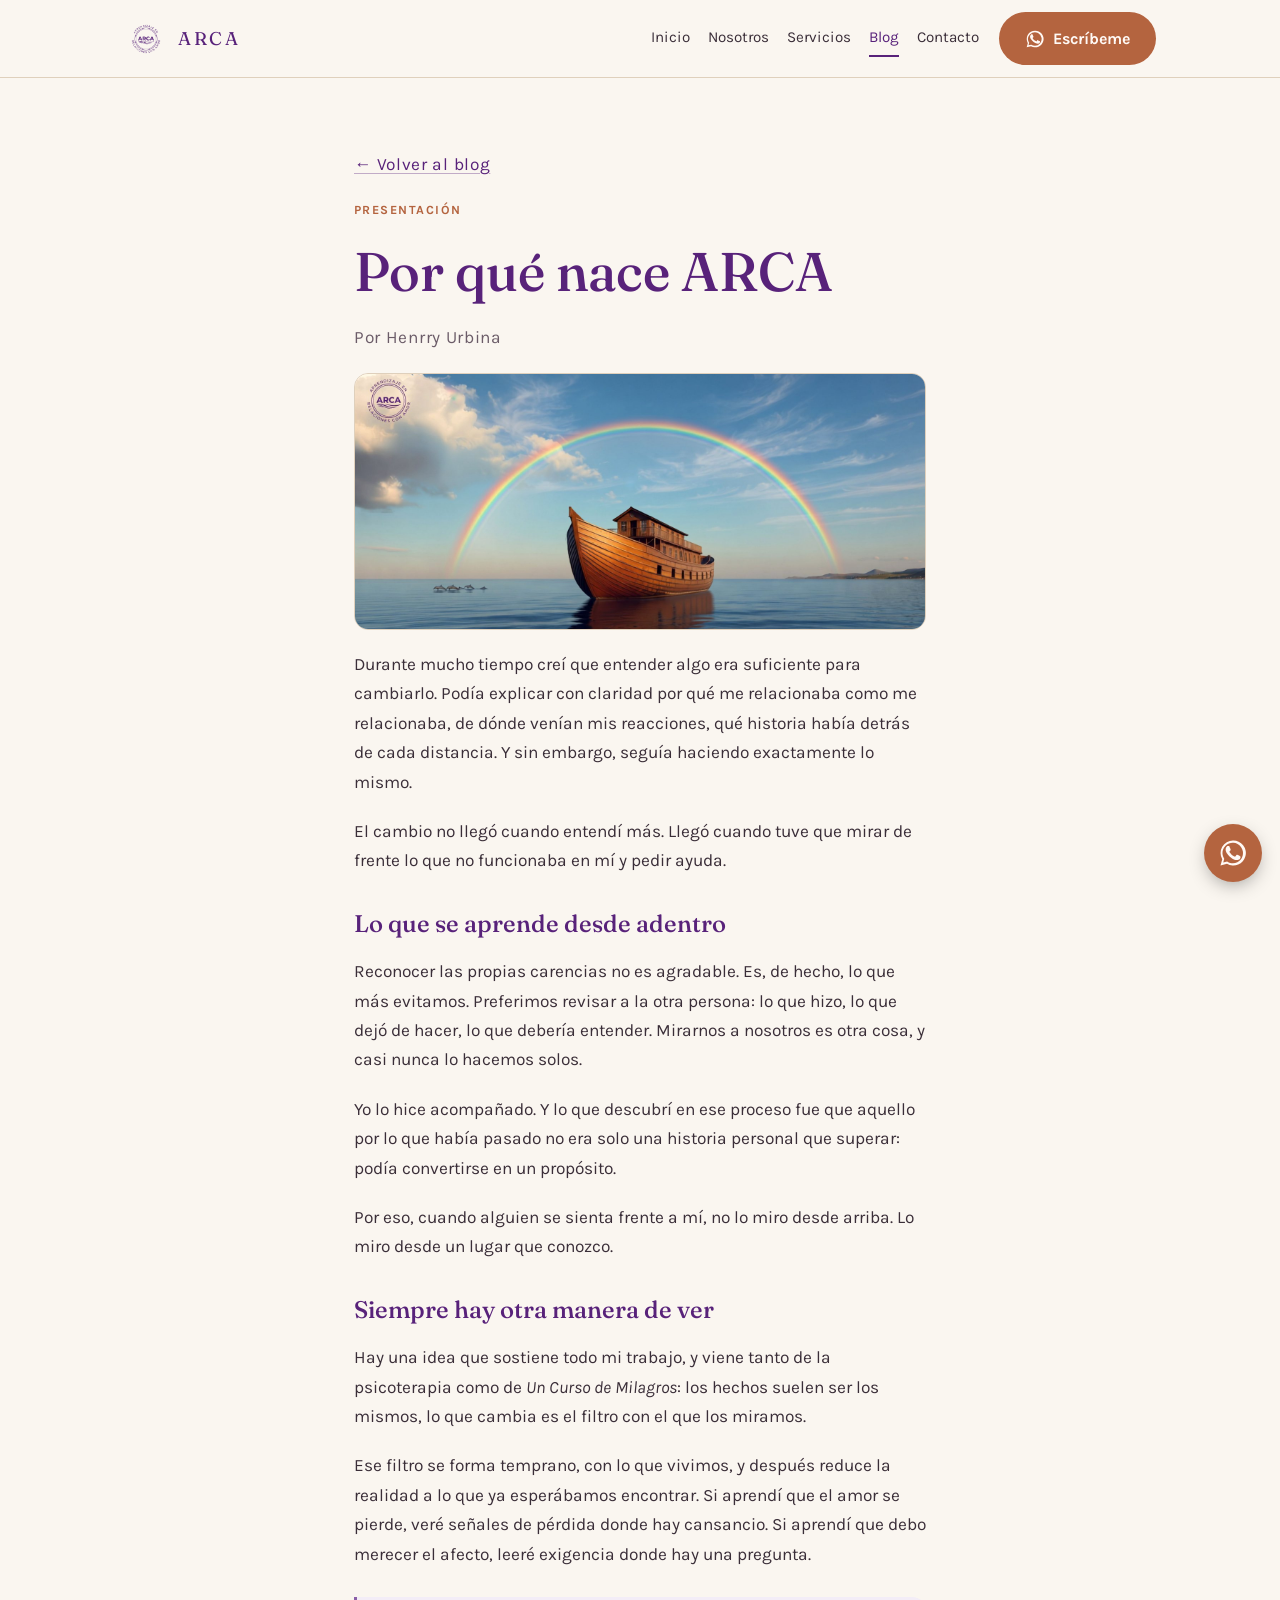
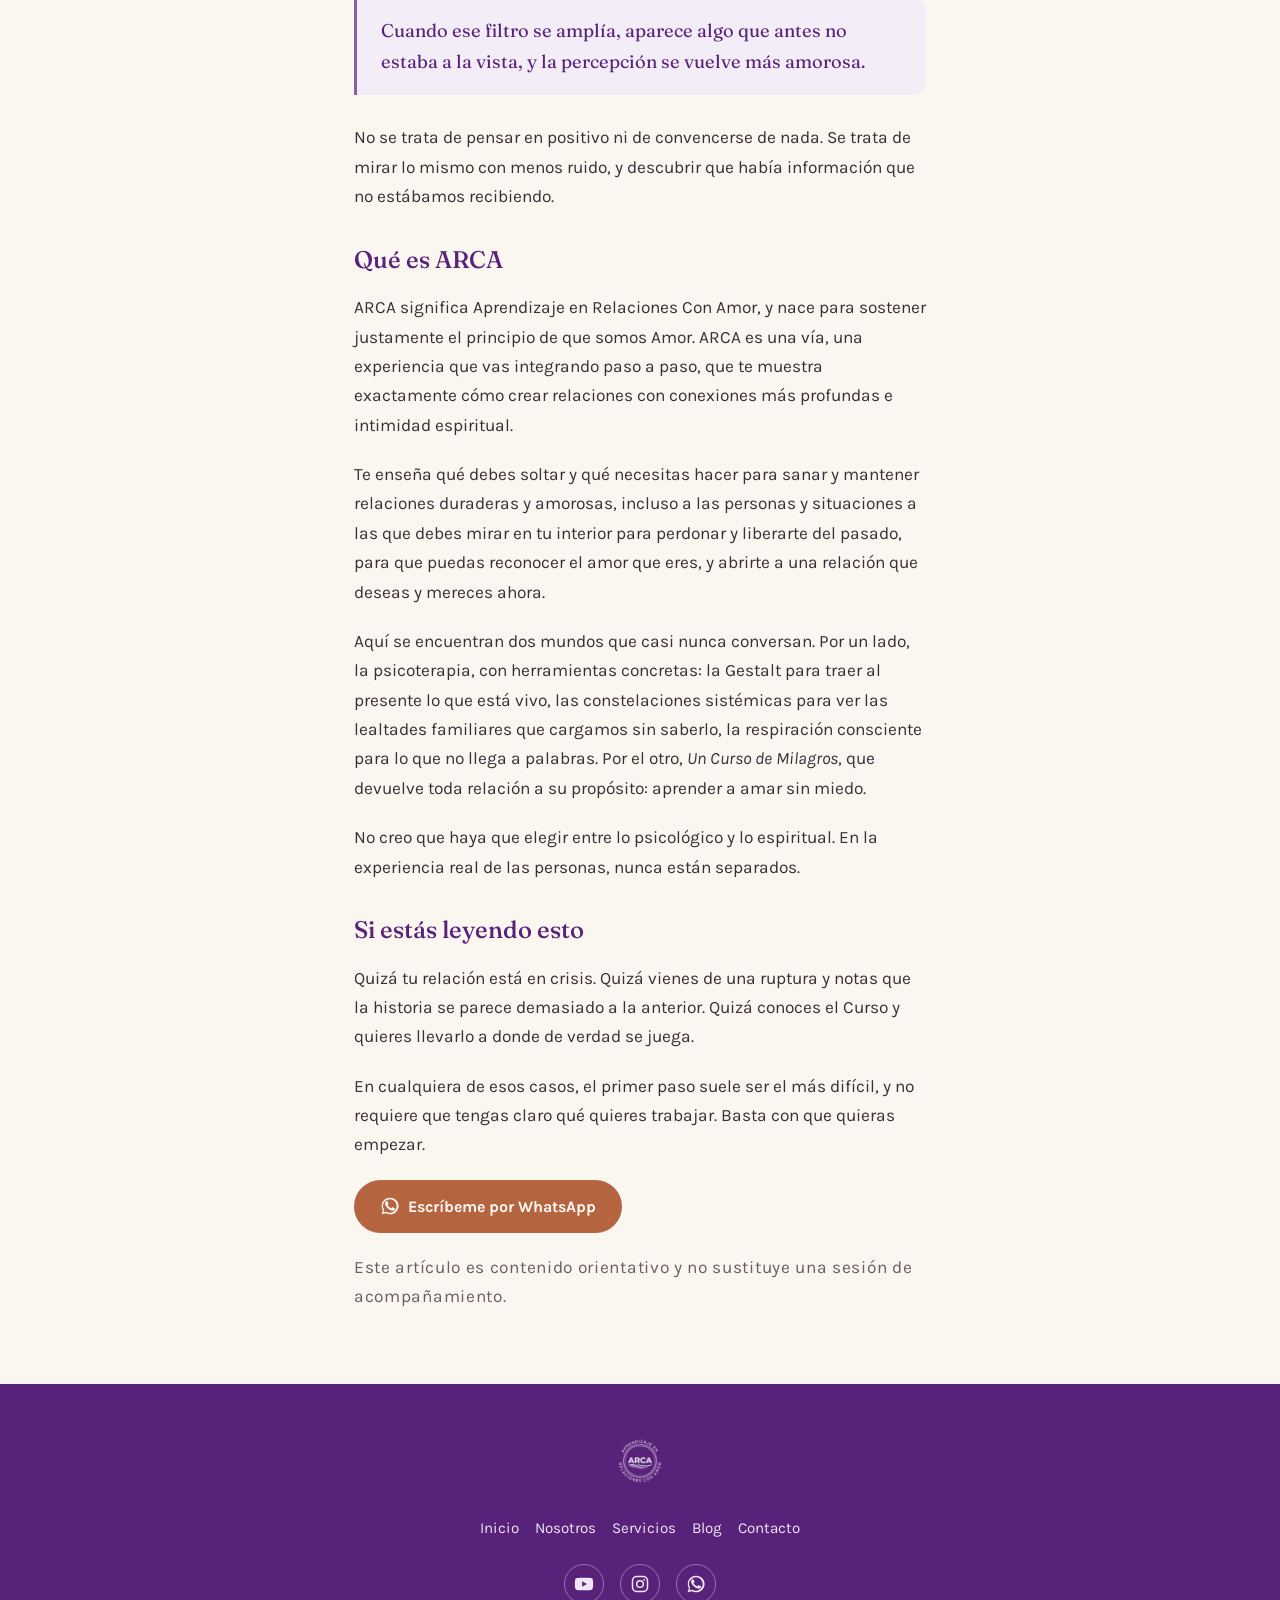
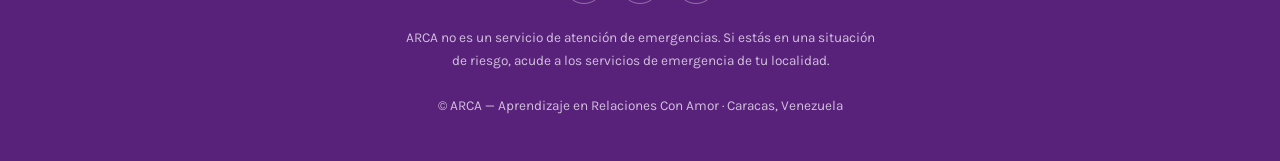
<file: articulo-por-que-nace-arca.html>
<!doctype html>
<html lang="es">
<head>
<meta charset="utf-8">
<meta name="viewport" content="width=device-width, initial-scale=1">
<title>Por qué nace ARCA — Blog de ARCA</title>
<meta name="description" content="Lo que aprendí atravesando mis propias sombras, y por qué decidí convertirlo en un espacio para otros.">
<link rel="canonical" href="https://arca-ten-ashen.vercel.app/articulo-por-que-nace-arca.html">
<meta property="og:type" content="website">
<meta property="og:site_name" content="ARCA — Aprendizaje en Relaciones Con Amor">
<meta property="og:locale" content="es_ES">
<meta property="og:title" content="Por qué nace ARCA — Blog de ARCA">
<meta property="og:description" content="Lo que aprendí atravesando mis propias sombras, y por qué decidí convertirlo en un espacio para otros.">
<meta property="og:url" content="https://arca-ten-ashen.vercel.app/articulo-por-que-nace-arca.html">
<meta property="og:image" content="https://arca-ten-ashen.vercel.app/portada-presentacion.jpg">
<meta name="twitter:card" content="summary_large_image">
<link rel="icon" href="logo.png">
<link rel="preconnect" href="https://fonts.googleapis.com">
<link rel="preconnect" href="https://fonts.gstatic.com" crossorigin>
<link rel="stylesheet" href="https://fonts.googleapis.com/css2?family=Fraunces:opsz,wght@9..144,400;9..144,500;9..144,600&family=Karla:wght@400;500;700&display=swap">
<link rel="stylesheet" href="styles.css">
</head>
<body>
<header class="barra">
  <div class="envoltura">
    <a class="marca" href="index.html"><img src="logo.png" alt="ARCA"><span>ARCA</span></a>
    <nav class="menu"><a href="index.html">Inicio</a><a href="nosotros.html">Nosotros</a><a href="servicios.html">Servicios</a><a href="blog.html" aria-current="page">Blog</a><a href="contacto.html">Contacto</a></nav>
    <a class="boton-wa" href="https://wa.me/584143164058?text=Hola%20Henrry%2C%20vengo%20de%20la%20p%C3%A1gina%20de%20ARCA%20y%20quisiera%20agendar%20una%20sesi%C3%B3n." target="_blank" rel="noopener"><svg viewBox="0 0 24 24" fill="currentColor" aria-hidden="true"><path d="M17.5 14.4c-.3-.2-1.8-.9-2-1-.3-.1-.5-.2-.7.1-.2.3-.7 1-.9 1.2-.2.2-.3.2-.6.1-.3-.2-1.3-.5-2.4-1.5-.9-.8-1.5-1.8-1.7-2.1-.2-.3 0-.5.1-.6l.5-.5c.1-.2.2-.3.3-.5 0-.2 0-.4 0-.5 0-.2-.7-1.6-.9-2.2-.2-.6-.5-.5-.7-.5h-.6c-.2 0-.5.1-.8.4-.3.3-1 1-1 2.5s1.1 2.9 1.2 3.1c.1.2 2.1 3.2 5 4.5.7.3 1.2.5 1.7.6.7.2 1.3.2 1.8.1.6-.1 1.8-.7 2-1.4.3-.7.3-1.3.2-1.4-.1-.1-.3-.2-.5-.3z"/><path d="M12 2a10 10 0 0 0-8.6 15L2 22l5.2-1.4A10 10 0 1 0 12 2zm0 18.2c-1.6 0-3.1-.4-4.4-1.2l-.3-.2-3.1.8.8-3-.2-.3A8.2 8.2 0 1 1 12 20.2z"/></svg> Escríbeme</a>
  </div>
</header>
<main>
<section>
  <div class="envoltura entrada-blog">
    <p class="meta"><a href="blog.html">← Volver al blog</a></p>
    <span class="eje">Presentación</span>
    <h1>Por qué nace ARCA</h1>
    <p class="meta">Por Henrry Urbina</p>
    <img class="cabecera-articulo" src="portada-presentacion.jpg" alt="">
    <p>Durante mucho tiempo creí que entender algo era suficiente para cambiarlo. Podía explicar con
    claridad por qué me relacionaba como me relacionaba, de dónde venían mis reacciones, qué historia había
    detrás de cada distancia. Y sin embargo, seguía haciendo exactamente lo mismo.</p>
    <p>El cambio no llegó cuando entendí más. Llegó cuando tuve que mirar de frente lo que no funcionaba en
    mí y pedir ayuda.</p>
    <h2>Lo que se aprende desde adentro</h2>
    <p>Reconocer las propias carencias no es agradable. Es, de hecho, lo que más evitamos. Preferimos revisar
    a la otra persona: lo que hizo, lo que dejó de hacer, lo que debería entender. Mirarnos a nosotros es otra
    cosa, y casi nunca lo hacemos solos.</p>
    <p>Yo lo hice acompañado. Y lo que descubrí en ese proceso fue que aquello por lo que había pasado no era
    solo una historia personal que superar: podía convertirse en un propósito.</p>
    <p>Por eso, cuando alguien se sienta frente a mí, no lo miro desde arriba. Lo miro desde un lugar que
    conozco.</p>
    <h2>Siempre hay otra manera de ver</h2>
    <p>Hay una idea que sostiene todo mi trabajo, y viene tanto de la psicoterapia como de
    <em>Un Curso de Milagros</em>: los hechos suelen ser los mismos, lo que cambia es el filtro con el que los
    miramos.</p>
    <p>Ese filtro se forma temprano, con lo que vivimos, y después reduce la realidad a lo que ya esperábamos
    encontrar. Si aprendí que el amor se pierde, veré señales de pérdida donde hay cansancio. Si aprendí que
    debo merecer el afecto, leeré exigencia donde hay una pregunta.</p>
    <blockquote>Cuando ese filtro se amplía, aparece algo que antes no estaba a la vista, y la percepción se
    vuelve más amorosa.</blockquote>
    <p>No se trata de pensar en positivo ni de convencerse de nada. Se trata de mirar lo mismo con menos
    ruido, y descubrir que había información que no estábamos recibiendo.</p>
    <h2>Qué es ARCA</h2>
    <p>ARCA significa Aprendizaje en Relaciones Con Amor, y nace para sostener justamente el principio de que
    somos Amor. ARCA es una vía, una experiencia que vas integrando paso a paso, que te muestra exactamente
    cómo crear relaciones con conexiones más profundas e intimidad espiritual.</p>
    <p>Te enseña qué debes soltar y qué necesitas hacer para sanar y mantener relaciones duraderas y amorosas,
    incluso a las personas y situaciones a las que debes mirar en tu interior para perdonar y liberarte del
    pasado, para que puedas reconocer el amor que eres, y abrirte a una relación que deseas y mereces ahora.</p>
    <p>Aquí se encuentran dos mundos que casi nunca conversan. Por un lado, la psicoterapia, con herramientas
    concretas: la Gestalt para traer al presente lo que está vivo, las constelaciones sistémicas para ver las
    lealtades familiares que cargamos sin saberlo, la respiración consciente para lo que no llega a palabras.
    Por el otro, <em>Un Curso de Milagros</em>, que devuelve toda relación a su propósito: aprender a amar sin
    miedo.</p>
    <p>No creo que haya que elegir entre lo psicológico y lo espiritual. En la experiencia real de las
    personas, nunca están separados.</p>
    <h2>Si estás leyendo esto</h2>
    <p>Quizá tu relación está en crisis. Quizá vienes de una ruptura y notas que la historia se parece
    demasiado a la anterior. Quizá conoces el Curso y quieres llevarlo a donde de verdad se juega.</p>
    <p>En cualquiera de esos casos, el primer paso suele ser el más difícil, y no requiere que tengas claro
    qué quieres trabajar. Basta con que quieras empezar.</p>
    <p><a class="boton-wa" href="https://wa.me/584143164058?text=Hola%20Henrry%2C%20vengo%20de%20la%20p%C3%A1gina%20de%20ARCA%20y%20quisiera%20agendar%20una%20sesi%C3%B3n." target="_blank" rel="noopener"><svg viewBox="0 0 24 24" fill="currentColor" aria-hidden="true"><path d="M17.5 14.4c-.3-.2-1.8-.9-2-1-.3-.1-.5-.2-.7.1-.2.3-.7 1-.9 1.2-.2.2-.3.2-.6.1-.3-.2-1.3-.5-2.4-1.5-.9-.8-1.5-1.8-1.7-2.1-.2-.3 0-.5.1-.6l.5-.5c.1-.2.2-.3.3-.5 0-.2 0-.4 0-.5 0-.2-.7-1.6-.9-2.2-.2-.6-.5-.5-.7-.5h-.6c-.2 0-.5.1-.8.4-.3.3-1 1-1 2.5s1.1 2.9 1.2 3.1c.1.2 2.1 3.2 5 4.5.7.3 1.2.5 1.7.6.7.2 1.3.2 1.8.1.6-.1 1.8-.7 2-1.4.3-.7.3-1.3.2-1.4-.1-.1-.3-.2-.5-.3z"/><path d="M12 2a10 10 0 0 0-8.6 15L2 22l5.2-1.4A10 10 0 1 0 12 2zm0 18.2c-1.6 0-3.1-.4-4.4-1.2l-.3-.2-3.1.8.8-3-.2-.3A8.2 8.2 0 1 1 12 20.2z"/></svg> Escríbeme por WhatsApp</a></p>
    <p class="meta">Este artículo es contenido orientativo y no sustituye una sesión de acompañamiento.</p>
  </div>
</section>
</main>
<footer class="pie">
  <div class="envoltura">
    <img src="logo.png" alt="ARCA — Aprendizaje en Relaciones Con Amor">
    <nav><a href="index.html">Inicio</a><a href="nosotros.html">Nosotros</a><a href="servicios.html">Servicios</a><a href="blog.html">Blog</a><a href="contacto.html">Contacto</a></nav>
    <div class="redes">
      <a href="https://www.youtube.com/@henrryu5918" target="_blank" rel="noopener" aria-label="YouTube"><svg viewBox="0 0 24 24" fill="currentColor" aria-hidden="true"><path d="M23 12s0-3.5-.4-5.2a2.7 2.7 0 0 0-1.9-1.9C19 4.5 12 4.5 12 4.5s-7 0-8.7.4a2.7 2.7 0 0 0-1.9 1.9C1 8.5 1 12 1 12s0 3.5.4 5.2a2.7 2.7 0 0 0 1.9 1.9c1.7.4 8.7.4 8.7.4s7 0 8.7-.4a2.7 2.7 0 0 0 1.9-1.9C23 15.5 23 12 23 12zM9.8 15.3V8.7l5.7 3.3z"/></svg></a>
      <a href="#" target="_blank" rel="noopener" aria-label="Instagram"><svg viewBox="0 0 24 24" fill="none" stroke="currentColor" stroke-width="1.8" aria-hidden="true"><rect x="3" y="3" width="18" height="18" rx="5"/><circle cx="12" cy="12" r="4"/><circle cx="17.2" cy="6.8" r="1.1" fill="currentColor" stroke="none"/></svg></a>
      <a href="https://wa.me/584143164058?text=Hola%20Henrry%2C%20vengo%20de%20la%20p%C3%A1gina%20de%20ARCA%20y%20quisiera%20agendar%20una%20sesi%C3%B3n." target="_blank" rel="noopener" aria-label="Canal de WhatsApp"><svg viewBox="0 0 24 24" fill="currentColor" aria-hidden="true"><path d="M17.5 14.4c-.3-.2-1.8-.9-2-1-.3-.1-.5-.2-.7.1-.2.3-.7 1-.9 1.2-.2.2-.3.2-.6.1-.3-.2-1.3-.5-2.4-1.5-.9-.8-1.5-1.8-1.7-2.1-.2-.3 0-.5.1-.6l.5-.5c.1-.2.2-.3.3-.5 0-.2 0-.4 0-.5 0-.2-.7-1.6-.9-2.2-.2-.6-.5-.5-.7-.5h-.6c-.2 0-.5.1-.8.4-.3.3-1 1-1 2.5s1.1 2.9 1.2 3.1c.1.2 2.1 3.2 5 4.5.7.3 1.2.5 1.7.6.7.2 1.3.2 1.8.1.6-.1 1.8-.7 2-1.4.3-.7.3-1.3.2-1.4-.1-.1-.3-.2-.5-.3z"/><path d="M12 2a10 10 0 0 0-8.6 15L2 22l5.2-1.4A10 10 0 1 0 12 2zm0 18.2c-1.6 0-3.1-.4-4.4-1.2l-.3-.2-3.1.8.8-3-.2-.3A8.2 8.2 0 1 1 12 20.2z"/></svg></a>
    </div>
    <p class="legal">ARCA no es un servicio de atención de emergencias. Si estás en una situación de riesgo,
    acude a los servicios de emergencia de tu localidad.</p>
    <p class="legal">© ARCA — Aprendizaje en Relaciones Con Amor · Caracas, Venezuela</p>
  </div>
</footer>
<a class="wa-flotante" href="https://wa.me/584143164058?text=Hola%20Henrry%2C%20vengo%20de%20la%20p%C3%A1gina%20de%20ARCA%20y%20quisiera%20agendar%20una%20sesi%C3%B3n." target="_blank" rel="noopener" aria-label="Escríbeme por WhatsApp"><svg viewBox="0 0 24 24" fill="currentColor" aria-hidden="true"><path d="M17.5 14.4c-.3-.2-1.8-.9-2-1-.3-.1-.5-.2-.7.1-.2.3-.7 1-.9 1.2-.2.2-.3.2-.6.1-.3-.2-1.3-.5-2.4-1.5-.9-.8-1.5-1.8-1.7-2.1-.2-.3 0-.5.1-.6l.5-.5c.1-.2.2-.3.3-.5 0-.2 0-.4 0-.5 0-.2-.7-1.6-.9-2.2-.2-.6-.5-.5-.7-.5h-.6c-.2 0-.5.1-.8.4-.3.3-1 1-1 2.5s1.1 2.9 1.2 3.1c.1.2 2.1 3.2 5 4.5.7.3 1.2.5 1.7.6.7.2 1.3.2 1.8.1.6-.1 1.8-.7 2-1.4.3-.7.3-1.3.2-1.4-.1-.1-.3-.2-.5-.3z"/><path d="M12 2a10 10 0 0 0-8.6 15L2 22l5.2-1.4A10 10 0 1 0 12 2zm0 18.2c-1.6 0-3.1-.4-4.4-1.2l-.3-.2-3.1.8.8-3-.2-.3A8.2 8.2 0 1 1 12 20.2z"/></svg></a>
</body>
</html>
</file>
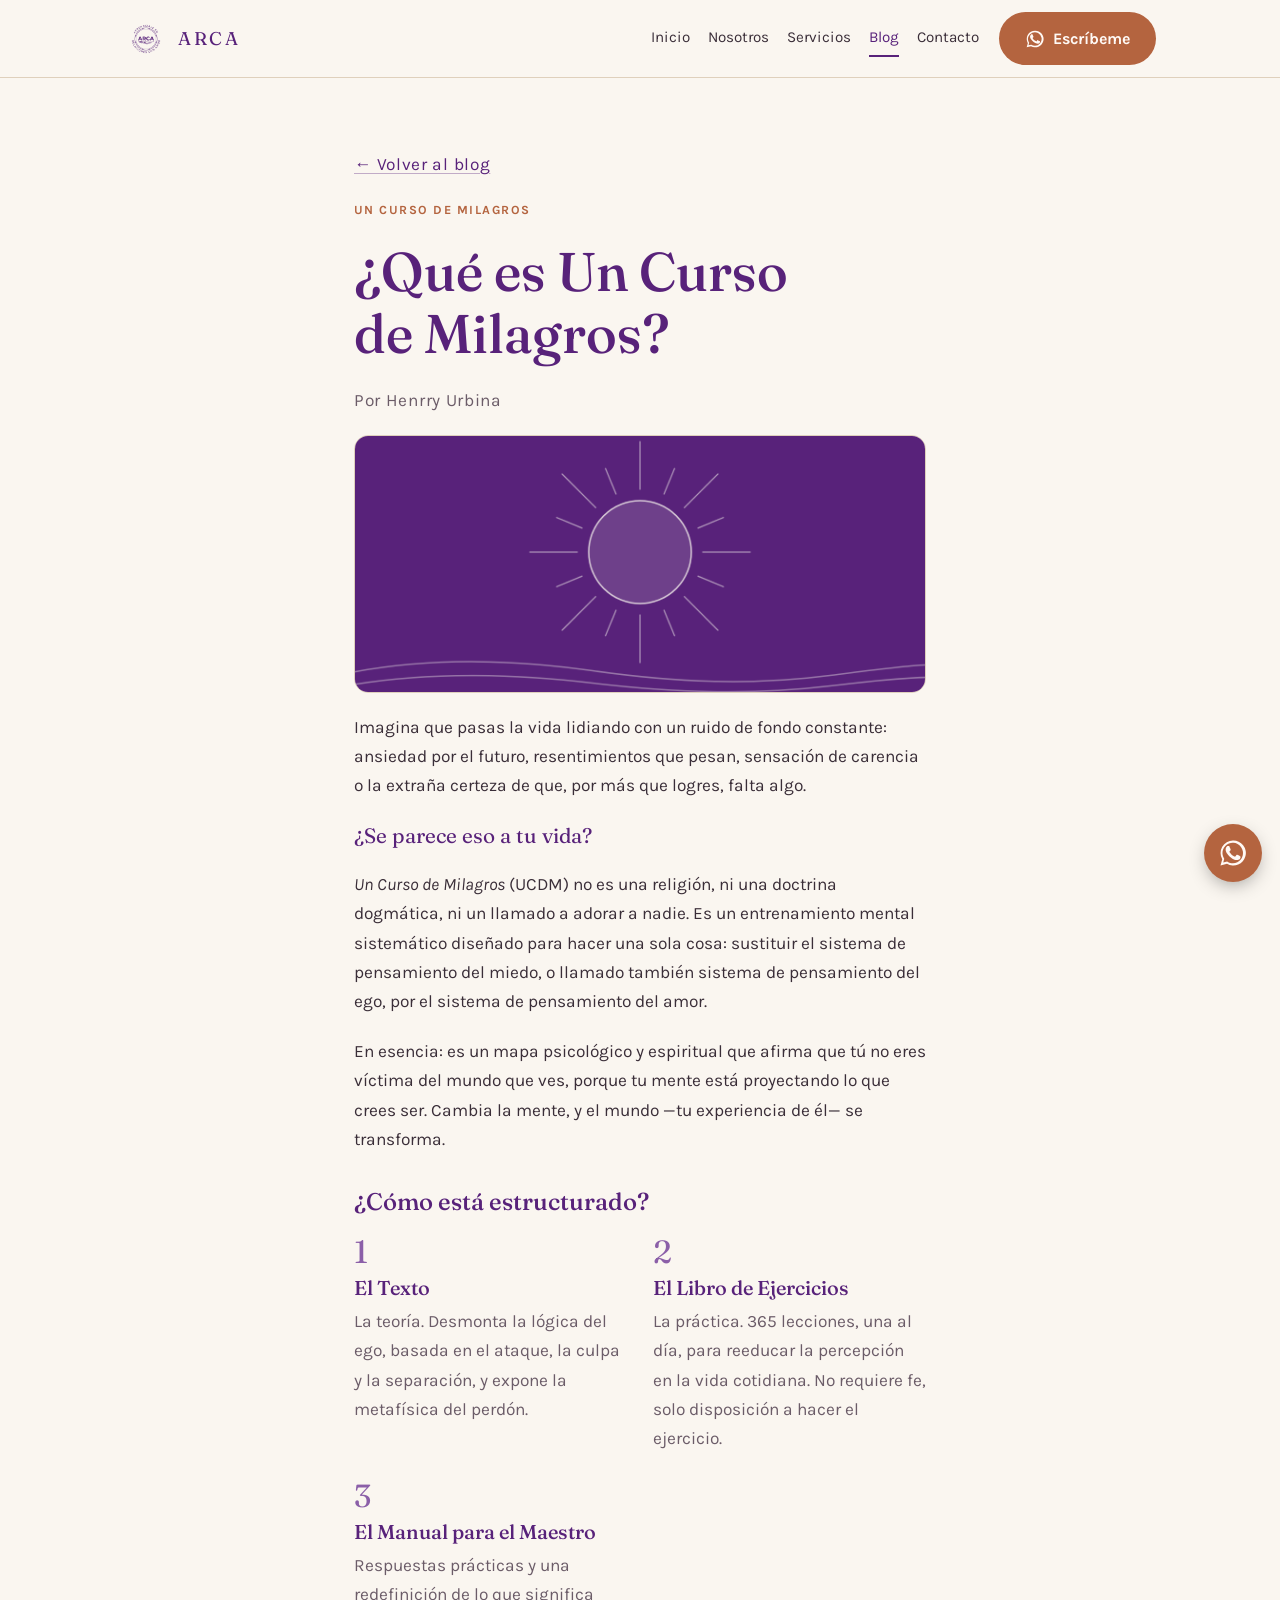
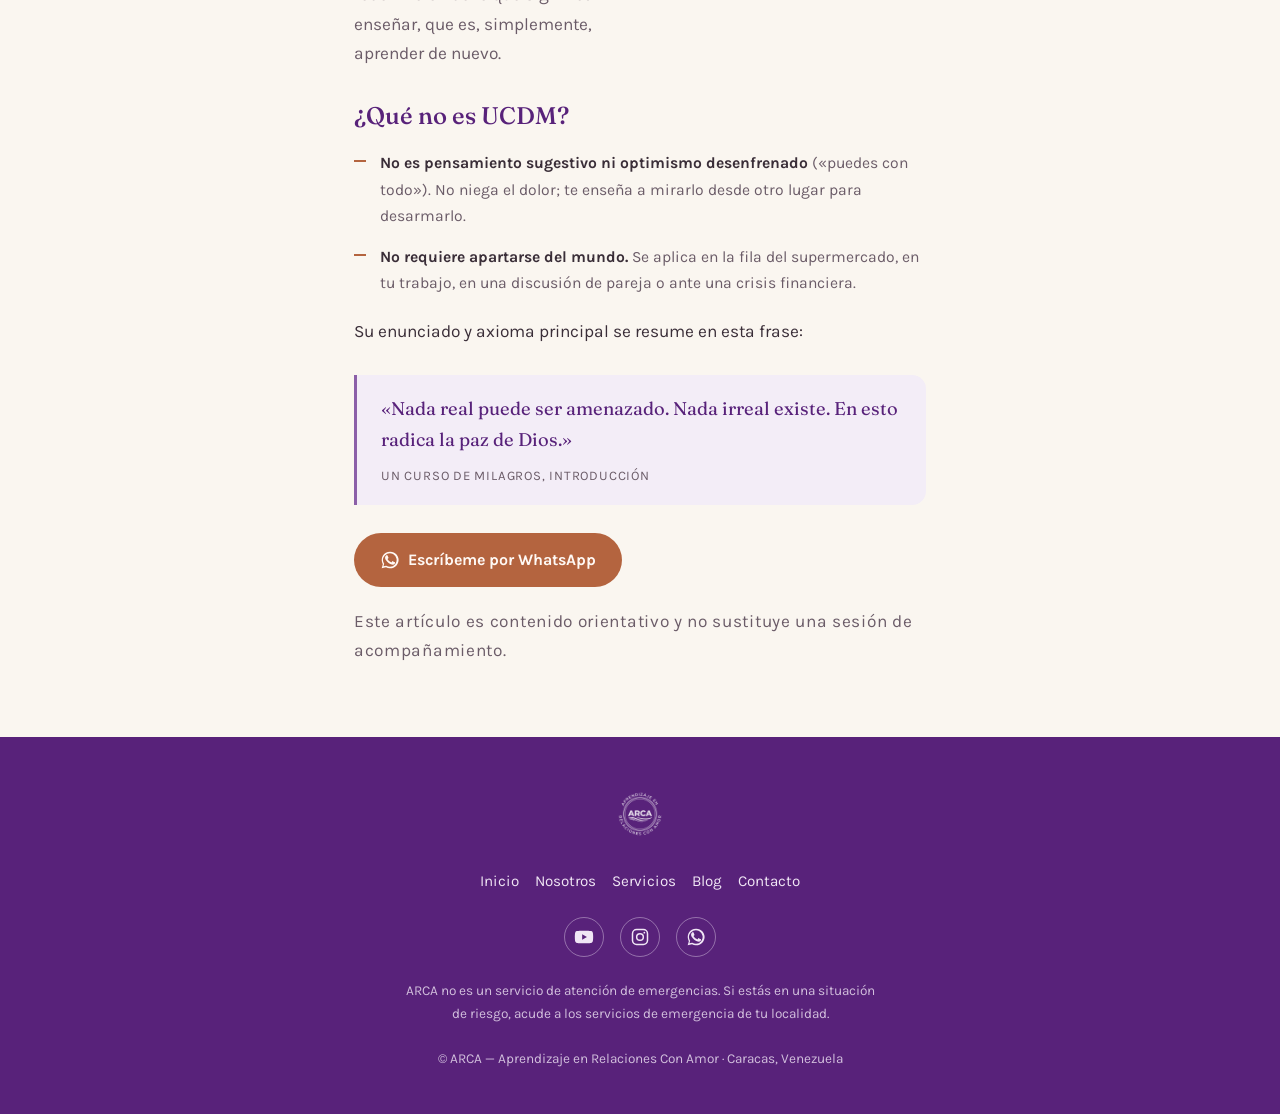
<file: articulo-que-es-un-curso-de-milagros.html>
<!doctype html>
<html lang="es">
<head>
<meta charset="utf-8">
<meta name="viewport" content="width=device-width, initial-scale=1">
<title>¿Qué es Un Curso de Milagros? — Blog de ARCA</title>
<meta name="description" content="Ni religión ni doctrina: un entrenamiento mental para sustituir el sistema de pensamiento del miedo por el del amor.">
<link rel="canonical" href="https://arca-ten-ashen.vercel.app/articulo-que-es-un-curso-de-milagros.html">
<meta property="og:type" content="website">
<meta property="og:site_name" content="ARCA — Aprendizaje en Relaciones Con Amor">
<meta property="og:locale" content="es_ES">
<meta property="og:title" content="¿Qué es Un Curso de Milagros? — Blog de ARCA">
<meta property="og:description" content="Ni religión ni doctrina: un entrenamiento mental para sustituir el sistema de pensamiento del miedo por el del amor.">
<meta property="og:url" content="https://arca-ten-ashen.vercel.app/articulo-que-es-un-curso-de-milagros.html">
<meta property="og:image" content="https://arca-ten-ashen.vercel.app/portada-ucdm.png">
<meta name="twitter:card" content="summary_large_image">
<link rel="icon" href="logo.png">
<link rel="preconnect" href="https://fonts.googleapis.com">
<link rel="preconnect" href="https://fonts.gstatic.com" crossorigin>
<link rel="stylesheet" href="https://fonts.googleapis.com/css2?family=Fraunces:opsz,wght@9..144,400;9..144,500;9..144,600&family=Karla:wght@400;500;700&display=swap">
<link rel="stylesheet" href="styles.css">
</head>
<body>
<header class="barra">
  <div class="envoltura">
    <a class="marca" href="index.html"><img src="logo.png" alt="ARCA"><span>ARCA</span></a>
    <nav class="menu"><a href="index.html">Inicio</a><a href="nosotros.html">Nosotros</a><a href="servicios.html">Servicios</a><a href="blog.html" aria-current="page">Blog</a><a href="contacto.html">Contacto</a></nav>
    <a class="boton-wa" href="https://wa.me/584143164058?text=Hola%20Henrry%2C%20vengo%20de%20la%20p%C3%A1gina%20de%20ARCA%20y%20quisiera%20agendar%20una%20sesi%C3%B3n." target="_blank" rel="noopener"><svg viewBox="0 0 24 24" fill="currentColor" aria-hidden="true"><path d="M17.5 14.4c-.3-.2-1.8-.9-2-1-.3-.1-.5-.2-.7.1-.2.3-.7 1-.9 1.2-.2.2-.3.2-.6.1-.3-.2-1.3-.5-2.4-1.5-.9-.8-1.5-1.8-1.7-2.1-.2-.3 0-.5.1-.6l.5-.5c.1-.2.2-.3.3-.5 0-.2 0-.4 0-.5 0-.2-.7-1.6-.9-2.2-.2-.6-.5-.5-.7-.5h-.6c-.2 0-.5.1-.8.4-.3.3-1 1-1 2.5s1.1 2.9 1.2 3.1c.1.2 2.1 3.2 5 4.5.7.3 1.2.5 1.7.6.7.2 1.3.2 1.8.1.6-.1 1.8-.7 2-1.4.3-.7.3-1.3.2-1.4-.1-.1-.3-.2-.5-.3z"/><path d="M12 2a10 10 0 0 0-8.6 15L2 22l5.2-1.4A10 10 0 1 0 12 2zm0 18.2c-1.6 0-3.1-.4-4.4-1.2l-.3-.2-3.1.8.8-3-.2-.3A8.2 8.2 0 1 1 12 20.2z"/></svg> Escríbeme</a>
  </div>
</header>
<main>
<section>
  <div class="envoltura entrada-blog">
    <p class="meta"><a href="blog.html">← Volver al blog</a></p>
    <span class="eje">Un Curso de Milagros</span>
    <h1>¿Qué es Un Curso de Milagros?</h1>
    <p class="meta">Por Henrry Urbina</p>
    <img class="cabecera-articulo" src="portada-ucdm.png" alt="">

    <p>Imagina que pasas la vida lidiando con un ruido de fondo constante: ansiedad por el futuro,
    resentimientos que pesan, sensación de carencia o la extraña certeza de que, por más que logres, falta
    algo.</p>
    <p class="texto-guia">¿Se parece eso a tu vida?</p>

    <p><em>Un Curso de Milagros</em> (UCDM) no es una religión, ni una doctrina dogmática, ni un llamado a
    adorar a nadie. Es un entrenamiento mental sistemático diseñado para hacer una sola cosa: sustituir el
    sistema de pensamiento del miedo, o llamado también sistema de pensamiento del ego, por el sistema de
    pensamiento del amor.</p>
    <p>En esencia: es un mapa psicológico y espiritual que afirma que tú no eres víctima del mundo que ves,
    porque tu mente está proyectando lo que crees ser. Cambia la mente, y el mundo —tu experiencia de él— se
    transforma.</p>

    <h2>¿Cómo está estructurado?</h2>
    <div class="pasos">
      <div class="paso"><span class="numero">1</span><h3>El Texto</h3>
        <p>La teoría. Desmonta la lógica del ego, basada en el ataque, la culpa y la separación, y expone la
        metafísica del perdón.</p></div>
      <div class="paso"><span class="numero">2</span><h3>El Libro de Ejercicios</h3>
        <p>La práctica. 365 lecciones, una al día, para reeducar la percepción en la vida cotidiana. No
        requiere fe, solo disposición a hacer el ejercicio.</p></div>
      <div class="paso"><span class="numero">3</span><h3>El Manual para el Maestro</h3>
        <p>Respuestas prácticas y una redefinición de lo que significa enseñar, que es, simplemente, aprender
        de nuevo.</p></div>
    </div>

    <h2>¿Qué no es UCDM?</h2>
    <ul class="lista-limites">
      <li><strong>No es pensamiento sugestivo ni optimismo desenfrenado</strong> («puedes con todo»). No niega
      el dolor; te enseña a mirarlo desde otro lugar para desarmarlo.</li>
      <li><strong>No requiere apartarse del mundo.</strong> Se aplica en la fila del supermercado, en tu
      trabajo, en una discusión de pareja o ante una crisis financiera.</li>
    </ul>

    <p>Su enunciado y axioma principal se resume en esta frase:</p>
    <blockquote>«Nada real puede ser amenazado. Nada irreal existe. En esto radica la paz de Dios.»
    <span style="display:block;margin-top:10px;font-family:var(--cuerpo);font-size:.82rem;letter-spacing:.06em;text-transform:uppercase;color:var(--texto-suave)">Un Curso de Milagros, Introducción</span></blockquote>

    <p><a class="boton-wa" href="https://wa.me/584143164058?text=Hola%20Henrry%2C%20vengo%20de%20la%20p%C3%A1gina%20de%20ARCA%20y%20quisiera%20agendar%20una%20sesi%C3%B3n." target="_blank" rel="noopener"><svg viewBox="0 0 24 24" fill="currentColor" aria-hidden="true"><path d="M17.5 14.4c-.3-.2-1.8-.9-2-1-.3-.1-.5-.2-.7.1-.2.3-.7 1-.9 1.2-.2.2-.3.2-.6.1-.3-.2-1.3-.5-2.4-1.5-.9-.8-1.5-1.8-1.7-2.1-.2-.3 0-.5.1-.6l.5-.5c.1-.2.2-.3.3-.5 0-.2 0-.4 0-.5 0-.2-.7-1.6-.9-2.2-.2-.6-.5-.5-.7-.5h-.6c-.2 0-.5.1-.8.4-.3.3-1 1-1 2.5s1.1 2.9 1.2 3.1c.1.2 2.1 3.2 5 4.5.7.3 1.2.5 1.7.6.7.2 1.3.2 1.8.1.6-.1 1.8-.7 2-1.4.3-.7.3-1.3.2-1.4-.1-.1-.3-.2-.5-.3z"/><path d="M12 2a10 10 0 0 0-8.6 15L2 22l5.2-1.4A10 10 0 1 0 12 2zm0 18.2c-1.6 0-3.1-.4-4.4-1.2l-.3-.2-3.1.8.8-3-.2-.3A8.2 8.2 0 1 1 12 20.2z"/></svg> Escríbeme por WhatsApp</a></p>
    <p class="meta">Este artículo es contenido orientativo y no sustituye una sesión de acompañamiento.</p>
  </div>
</section>
</main>
<footer class="pie">
  <div class="envoltura">
    <img src="logo.png" alt="ARCA — Aprendizaje en Relaciones Con Amor">
    <nav><a href="index.html">Inicio</a><a href="nosotros.html">Nosotros</a><a href="servicios.html">Servicios</a><a href="blog.html">Blog</a><a href="contacto.html">Contacto</a></nav>
    <div class="redes">
      <a href="https://www.youtube.com/@henrryu5918" target="_blank" rel="noopener" aria-label="YouTube"><svg viewBox="0 0 24 24" fill="currentColor" aria-hidden="true"><path d="M23 12s0-3.5-.4-5.2a2.7 2.7 0 0 0-1.9-1.9C19 4.5 12 4.5 12 4.5s-7 0-8.7.4a2.7 2.7 0 0 0-1.9 1.9C1 8.5 1 12 1 12s0 3.5.4 5.2a2.7 2.7 0 0 0 1.9 1.9c1.7.4 8.7.4 8.7.4s7 0 8.7-.4a2.7 2.7 0 0 0 1.9-1.9C23 15.5 23 12 23 12zM9.8 15.3V8.7l5.7 3.3z"/></svg></a>
      <a href="#" target="_blank" rel="noopener" aria-label="Instagram"><svg viewBox="0 0 24 24" fill="none" stroke="currentColor" stroke-width="1.8" aria-hidden="true"><rect x="3" y="3" width="18" height="18" rx="5"/><circle cx="12" cy="12" r="4"/><circle cx="17.2" cy="6.8" r="1.1" fill="currentColor" stroke="none"/></svg></a>
      <a href="https://wa.me/584143164058?text=Hola%20Henrry%2C%20vengo%20de%20la%20p%C3%A1gina%20de%20ARCA%20y%20quisiera%20agendar%20una%20sesi%C3%B3n." target="_blank" rel="noopener" aria-label="Canal de WhatsApp"><svg viewBox="0 0 24 24" fill="currentColor" aria-hidden="true"><path d="M17.5 14.4c-.3-.2-1.8-.9-2-1-.3-.1-.5-.2-.7.1-.2.3-.7 1-.9 1.2-.2.2-.3.2-.6.1-.3-.2-1.3-.5-2.4-1.5-.9-.8-1.5-1.8-1.7-2.1-.2-.3 0-.5.1-.6l.5-.5c.1-.2.2-.3.3-.5 0-.2 0-.4 0-.5 0-.2-.7-1.6-.9-2.2-.2-.6-.5-.5-.7-.5h-.6c-.2 0-.5.1-.8.4-.3.3-1 1-1 2.5s1.1 2.9 1.2 3.1c.1.2 2.1 3.2 5 4.5.7.3 1.2.5 1.7.6.7.2 1.3.2 1.8.1.6-.1 1.8-.7 2-1.4.3-.7.3-1.3.2-1.4-.1-.1-.3-.2-.5-.3z"/><path d="M12 2a10 10 0 0 0-8.6 15L2 22l5.2-1.4A10 10 0 1 0 12 2zm0 18.2c-1.6 0-3.1-.4-4.4-1.2l-.3-.2-3.1.8.8-3-.2-.3A8.2 8.2 0 1 1 12 20.2z"/></svg></a>
    </div>
    <p class="legal">ARCA no es un servicio de atención de emergencias. Si estás en una situación de riesgo,
    acude a los servicios de emergencia de tu localidad.</p>
    <p class="legal">© ARCA — Aprendizaje en Relaciones Con Amor · Caracas, Venezuela</p>
  </div>
</footer>
<a class="wa-flotante" href="https://wa.me/584143164058?text=Hola%20Henrry%2C%20vengo%20de%20la%20p%C3%A1gina%20de%20ARCA%20y%20quisiera%20agendar%20una%20sesi%C3%B3n." target="_blank" rel="noopener" aria-label="Escríbeme por WhatsApp"><svg viewBox="0 0 24 24" fill="currentColor" aria-hidden="true"><path d="M17.5 14.4c-.3-.2-1.8-.9-2-1-.3-.1-.5-.2-.7.1-.2.3-.7 1-.9 1.2-.2.2-.3.2-.6.1-.3-.2-1.3-.5-2.4-1.5-.9-.8-1.5-1.8-1.7-2.1-.2-.3 0-.5.1-.6l.5-.5c.1-.2.2-.3.3-.5 0-.2 0-.4 0-.5 0-.2-.7-1.6-.9-2.2-.2-.6-.5-.5-.7-.5h-.6c-.2 0-.5.1-.8.4-.3.3-1 1-1 2.5s1.1 2.9 1.2 3.1c.1.2 2.1 3.2 5 4.5.7.3 1.2.5 1.7.6.7.2 1.3.2 1.8.1.6-.1 1.8-.7 2-1.4.3-.7.3-1.3.2-1.4-.1-.1-.3-.2-.5-.3z"/><path d="M12 2a10 10 0 0 0-8.6 15L2 22l5.2-1.4A10 10 0 1 0 12 2zm0 18.2c-1.6 0-3.1-.4-4.4-1.2l-.3-.2-3.1.8.8-3-.2-.3A8.2 8.2 0 1 1 12 20.2z"/></svg></a>
</body>
</html>
</file>
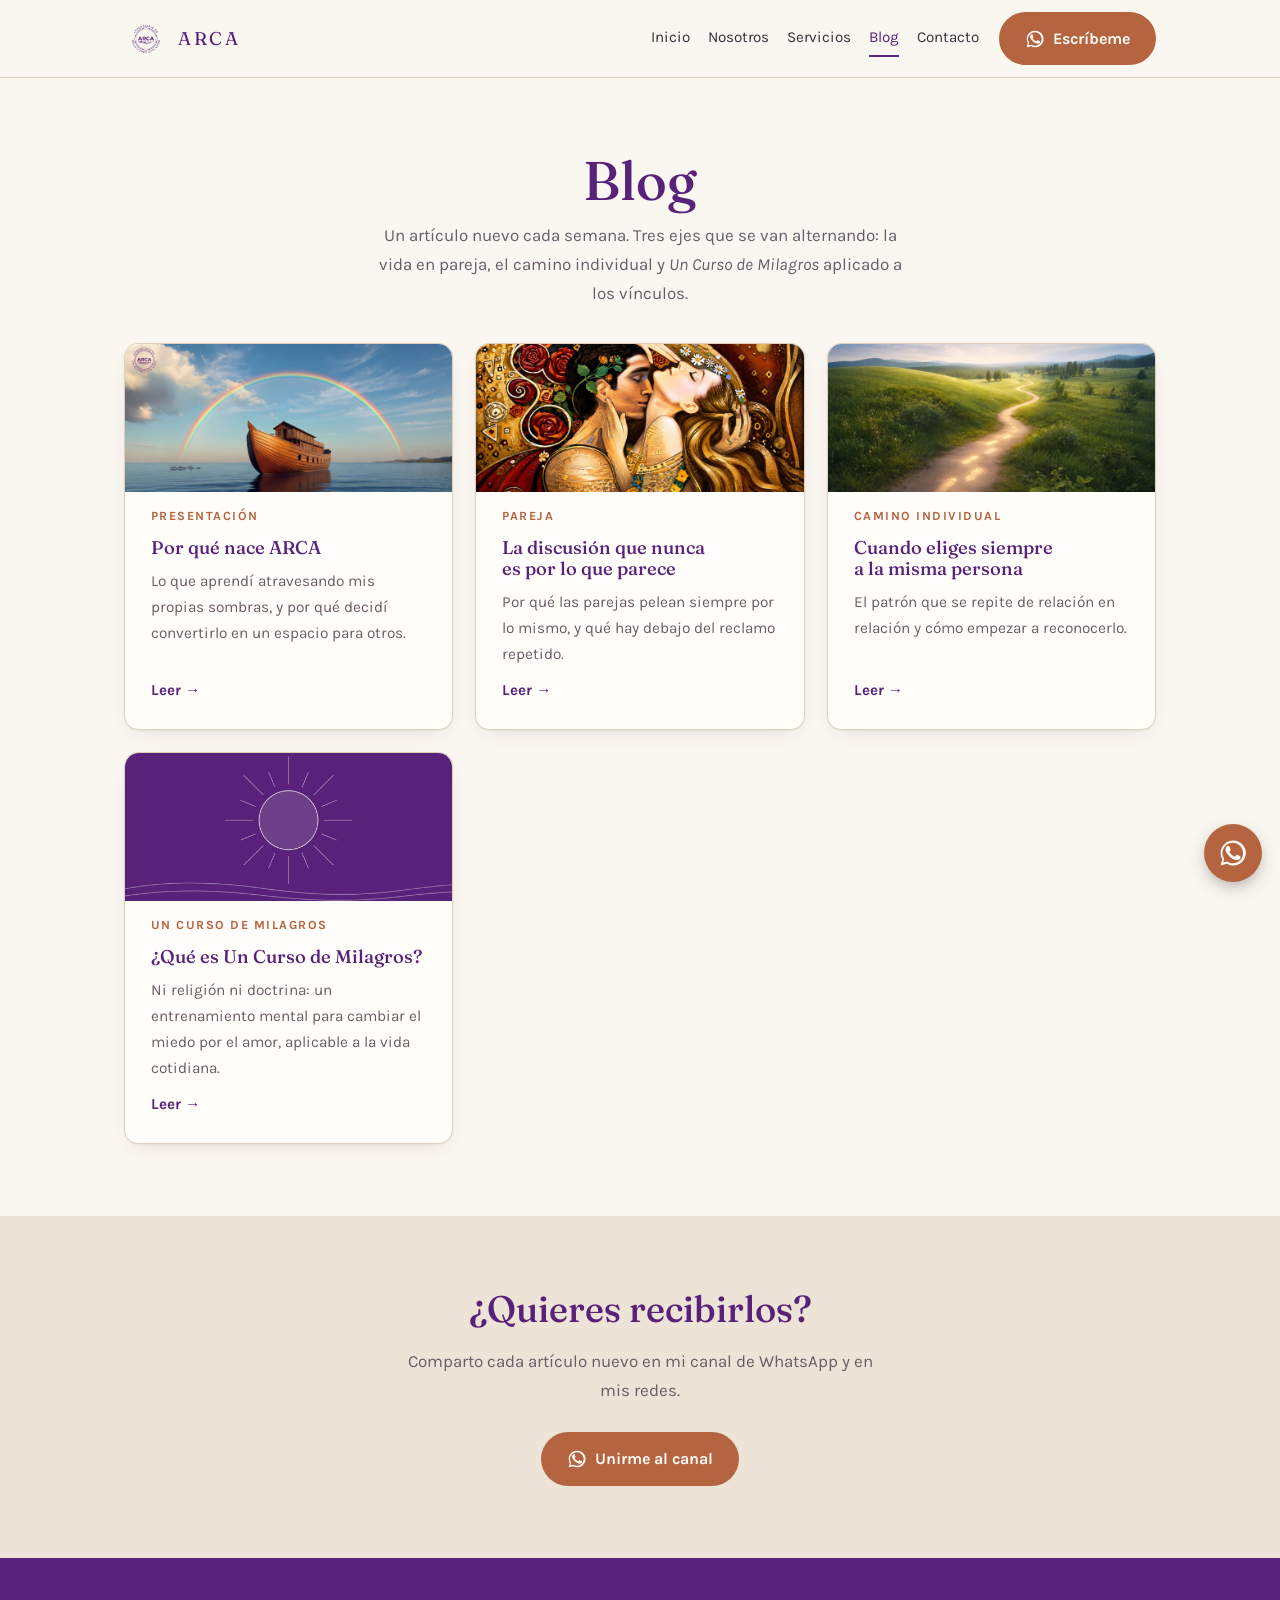
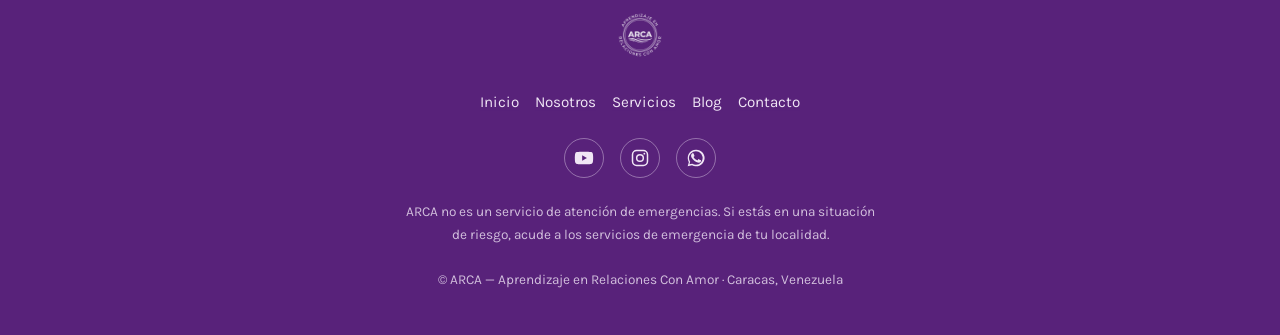
<file: blog.html>
<!doctype html>
<html lang="es">
<head>
<meta charset="utf-8">
<meta name="viewport" content="width=device-width, initial-scale=1">
<title>Blog — ARCA</title>
<meta name="description" content="Artículos sobre vínculos, sanación individual y Un Curso de Milagros aplicado a las relaciones.">
<link rel="canonical" href="https://arca-ten-ashen.vercel.app/blog.html">
<meta property="og:type" content="website">
<meta property="og:site_name" content="ARCA — Aprendizaje en Relaciones Con Amor">
<meta property="og:locale" content="es_ES">
<meta property="og:title" content="Blog — ARCA">
<meta property="og:description" content="Artículos sobre vínculos, sanación individual y Un Curso de Milagros aplicado a las relaciones.">
<meta property="og:url" content="https://arca-ten-ashen.vercel.app/blog.html">
<meta property="og:image" content="https://arca-ten-ashen.vercel.app/portada-presentacion.jpg">
<meta name="twitter:card" content="summary_large_image">
<link rel="icon" href="logo.png">
<link rel="preconnect" href="https://fonts.googleapis.com">
<link rel="preconnect" href="https://fonts.gstatic.com" crossorigin>
<link rel="stylesheet" href="https://fonts.googleapis.com/css2?family=Fraunces:opsz,wght@9..144,400;9..144,500;9..144,600&family=Karla:wght@400;500;700&display=swap">
<link rel="stylesheet" href="styles.css">
</head>
<body>
<header class="barra">
  <div class="envoltura">
    <a class="marca" href="index.html"><img src="logo.png" alt="ARCA"><span>ARCA</span></a>
    <nav class="menu"><a href="index.html">Inicio</a><a href="nosotros.html">Nosotros</a><a href="servicios.html">Servicios</a><a href="blog.html" aria-current="page">Blog</a><a href="contacto.html">Contacto</a></nav>
    <a class="boton-wa" href="https://wa.me/584143164058?text=Hola%20Henrry%2C%20vengo%20de%20la%20p%C3%A1gina%20de%20ARCA%20y%20quisiera%20agendar%20una%20sesi%C3%B3n." target="_blank" rel="noopener"><svg viewBox="0 0 24 24" fill="currentColor" aria-hidden="true"><path d="M17.5 14.4c-.3-.2-1.8-.9-2-1-.3-.1-.5-.2-.7.1-.2.3-.7 1-.9 1.2-.2.2-.3.2-.6.1-.3-.2-1.3-.5-2.4-1.5-.9-.8-1.5-1.8-1.7-2.1-.2-.3 0-.5.1-.6l.5-.5c.1-.2.2-.3.3-.5 0-.2 0-.4 0-.5 0-.2-.7-1.6-.9-2.2-.2-.6-.5-.5-.7-.5h-.6c-.2 0-.5.1-.8.4-.3.3-1 1-1 2.5s1.1 2.9 1.2 3.1c.1.2 2.1 3.2 5 4.5.7.3 1.2.5 1.7.6.7.2 1.3.2 1.8.1.6-.1 1.8-.7 2-1.4.3-.7.3-1.3.2-1.4-.1-.1-.3-.2-.5-.3z"/><path d="M12 2a10 10 0 0 0-8.6 15L2 22l5.2-1.4A10 10 0 1 0 12 2zm0 18.2c-1.6 0-3.1-.4-4.4-1.2l-.3-.2-3.1.8.8-3-.2-.3A8.2 8.2 0 1 1 12 20.2z"/></svg> Escríbeme</a>
  </div>
</header>
<main>
<section>
  <div class="envoltura">
    <h1 class="titulo-seccion">Blog</h1>
    <p class="bajada">Un artículo nuevo cada semana. Tres ejes que se van alternando: la vida en pareja, el
    camino individual y <em>Un Curso de Milagros</em> aplicado a los vínculos.</p>
    <div class="articulos">
      <a class="articulo" href="articulo-por-que-nace-arca.html">
        <img class="portada-tarjeta" src="portada-presentacion.jpg" alt="">
        <span class="eje">Presentación</span>
        <h3>Por qué nace ARCA</h3>
        <p>Lo que aprendí atravesando mis propias sombras, y por qué decidí convertirlo en un espacio para otros.</p>
        <span class="leer">Leer →</span>
      </a>
      <a class="articulo" href="articulo-la-discusion-que-nunca-es-por-lo-que-parece.html">
        <img class="portada-tarjeta" src="portada-pareja.jpg" alt="">
        <span class="eje">Pareja</span>
        <h3>La discusión que nunca es por lo que parece</h3>
        <p>Por qué las parejas pelean siempre por lo mismo, y qué hay debajo del reclamo repetido.</p>
        <span class="leer">Leer →</span>
      </a>
      <a class="articulo" href="articulo-cuando-eliges-siempre-la-misma-persona.html">
        <img class="portada-tarjeta" src="portada-individual.jpg" alt="">
        <span class="eje">Camino individual</span>
        <h3>Cuando eliges siempre a la misma persona</h3>
        <p>El patrón que se repite de relación en relación y cómo empezar a reconocerlo.</p>
        <span class="leer">Leer →</span>
      </a>
      <a class="articulo" href="articulo-que-es-un-curso-de-milagros.html">
        <img class="portada-tarjeta" src="portada-ucdm.png" alt="">
        <span class="eje">Un Curso de Milagros</span>
        <h3>¿Qué es Un Curso de Milagros?</h3>
        <p>Ni religión ni doctrina: un entrenamiento mental para cambiar el miedo por el amor, aplicable a la
        vida cotidiana.</p>
        <span class="leer">Leer →</span>
      </a>
    </div>
  </div>
</section>

<section class="seccion-arena cierre">
  <div class="envoltura">
    <h2>¿Quieres recibirlos?</h2>
    <p>Comparto cada artículo nuevo en mi canal de WhatsApp y en mis redes.</p>
    <a class="boton-wa" href="https://wa.me/584143164058?text=Hola%20Henrry%2C%20vengo%20de%20la%20p%C3%A1gina%20de%20ARCA%20y%20quisiera%20agendar%20una%20sesi%C3%B3n." target="_blank" rel="noopener"><svg viewBox="0 0 24 24" fill="currentColor" aria-hidden="true"><path d="M17.5 14.4c-.3-.2-1.8-.9-2-1-.3-.1-.5-.2-.7.1-.2.3-.7 1-.9 1.2-.2.2-.3.2-.6.1-.3-.2-1.3-.5-2.4-1.5-.9-.8-1.5-1.8-1.7-2.1-.2-.3 0-.5.1-.6l.5-.5c.1-.2.2-.3.3-.5 0-.2 0-.4 0-.5 0-.2-.7-1.6-.9-2.2-.2-.6-.5-.5-.7-.5h-.6c-.2 0-.5.1-.8.4-.3.3-1 1-1 2.5s1.1 2.9 1.2 3.1c.1.2 2.1 3.2 5 4.5.7.3 1.2.5 1.7.6.7.2 1.3.2 1.8.1.6-.1 1.8-.7 2-1.4.3-.7.3-1.3.2-1.4-.1-.1-.3-.2-.5-.3z"/><path d="M12 2a10 10 0 0 0-8.6 15L2 22l5.2-1.4A10 10 0 1 0 12 2zm0 18.2c-1.6 0-3.1-.4-4.4-1.2l-.3-.2-3.1.8.8-3-.2-.3A8.2 8.2 0 1 1 12 20.2z"/></svg> Unirme al canal</a>
  </div>
</section>
</main>
<footer class="pie">
  <div class="envoltura">
    <img src="logo.png" alt="ARCA — Aprendizaje en Relaciones Con Amor">
    <nav><a href="index.html">Inicio</a><a href="nosotros.html">Nosotros</a><a href="servicios.html">Servicios</a><a href="blog.html">Blog</a><a href="contacto.html">Contacto</a></nav>
    <div class="redes">
      <a href="https://www.youtube.com/@henrryu5918" target="_blank" rel="noopener" aria-label="YouTube"><svg viewBox="0 0 24 24" fill="currentColor" aria-hidden="true"><path d="M23 12s0-3.5-.4-5.2a2.7 2.7 0 0 0-1.9-1.9C19 4.5 12 4.5 12 4.5s-7 0-8.7.4a2.7 2.7 0 0 0-1.9 1.9C1 8.5 1 12 1 12s0 3.5.4 5.2a2.7 2.7 0 0 0 1.9 1.9c1.7.4 8.7.4 8.7.4s7 0 8.7-.4a2.7 2.7 0 0 0 1.9-1.9C23 15.5 23 12 23 12zM9.8 15.3V8.7l5.7 3.3z"/></svg></a>
      <a href="#" target="_blank" rel="noopener" aria-label="Instagram"><svg viewBox="0 0 24 24" fill="none" stroke="currentColor" stroke-width="1.8" aria-hidden="true"><rect x="3" y="3" width="18" height="18" rx="5"/><circle cx="12" cy="12" r="4"/><circle cx="17.2" cy="6.8" r="1.1" fill="currentColor" stroke="none"/></svg></a>
      <a href="https://wa.me/584143164058?text=Hola%20Henrry%2C%20vengo%20de%20la%20p%C3%A1gina%20de%20ARCA%20y%20quisiera%20agendar%20una%20sesi%C3%B3n." target="_blank" rel="noopener" aria-label="Canal de WhatsApp"><svg viewBox="0 0 24 24" fill="currentColor" aria-hidden="true"><path d="M17.5 14.4c-.3-.2-1.8-.9-2-1-.3-.1-.5-.2-.7.1-.2.3-.7 1-.9 1.2-.2.2-.3.2-.6.1-.3-.2-1.3-.5-2.4-1.5-.9-.8-1.5-1.8-1.7-2.1-.2-.3 0-.5.1-.6l.5-.5c.1-.2.2-.3.3-.5 0-.2 0-.4 0-.5 0-.2-.7-1.6-.9-2.2-.2-.6-.5-.5-.7-.5h-.6c-.2 0-.5.1-.8.4-.3.3-1 1-1 2.5s1.1 2.9 1.2 3.1c.1.2 2.1 3.2 5 4.5.7.3 1.2.5 1.7.6.7.2 1.3.2 1.8.1.6-.1 1.8-.7 2-1.4.3-.7.3-1.3.2-1.4-.1-.1-.3-.2-.5-.3z"/><path d="M12 2a10 10 0 0 0-8.6 15L2 22l5.2-1.4A10 10 0 1 0 12 2zm0 18.2c-1.6 0-3.1-.4-4.4-1.2l-.3-.2-3.1.8.8-3-.2-.3A8.2 8.2 0 1 1 12 20.2z"/></svg></a>
    </div>
    <p class="legal">ARCA no es un servicio de atención de emergencias. Si estás en una situación de riesgo,
    acude a los servicios de emergencia de tu localidad.</p>
    <p class="legal">© ARCA — Aprendizaje en Relaciones Con Amor · Caracas, Venezuela</p>
  </div>
</footer>
<a class="wa-flotante" href="https://wa.me/584143164058?text=Hola%20Henrry%2C%20vengo%20de%20la%20p%C3%A1gina%20de%20ARCA%20y%20quisiera%20agendar%20una%20sesi%C3%B3n." target="_blank" rel="noopener" aria-label="Escríbeme por WhatsApp"><svg viewBox="0 0 24 24" fill="currentColor" aria-hidden="true"><path d="M17.5 14.4c-.3-.2-1.8-.9-2-1-.3-.1-.5-.2-.7.1-.2.3-.7 1-.9 1.2-.2.2-.3.2-.6.1-.3-.2-1.3-.5-2.4-1.5-.9-.8-1.5-1.8-1.7-2.1-.2-.3 0-.5.1-.6l.5-.5c.1-.2.2-.3.3-.5 0-.2 0-.4 0-.5 0-.2-.7-1.6-.9-2.2-.2-.6-.5-.5-.7-.5h-.6c-.2 0-.5.1-.8.4-.3.3-1 1-1 2.5s1.1 2.9 1.2 3.1c.1.2 2.1 3.2 5 4.5.7.3 1.2.5 1.7.6.7.2 1.3.2 1.8.1.6-.1 1.8-.7 2-1.4.3-.7.3-1.3.2-1.4-.1-.1-.3-.2-.5-.3z"/><path d="M12 2a10 10 0 0 0-8.6 15L2 22l5.2-1.4A10 10 0 1 0 12 2zm0 18.2c-1.6 0-3.1-.4-4.4-1.2l-.3-.2-3.1.8.8-3-.2-.3A8.2 8.2 0 1 1 12 20.2z"/></svg></a>
</body>
</html>
</file>
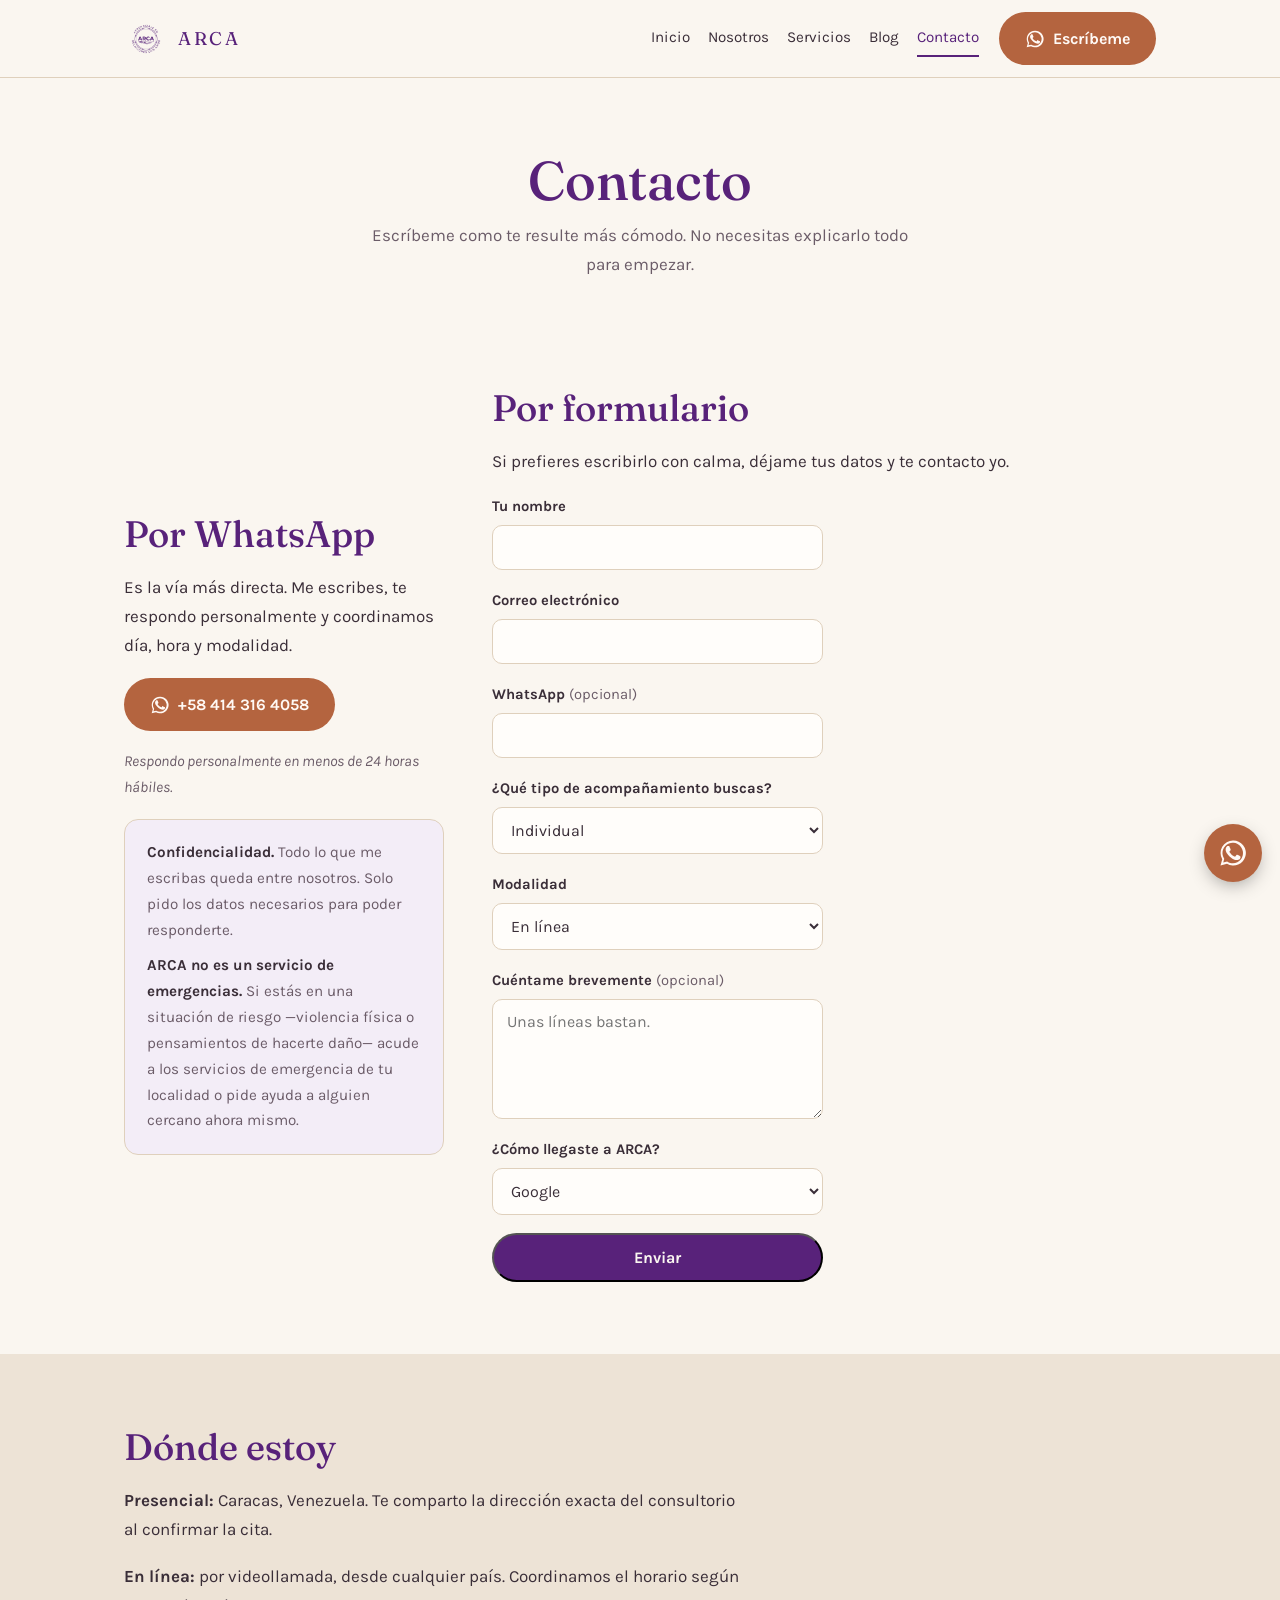
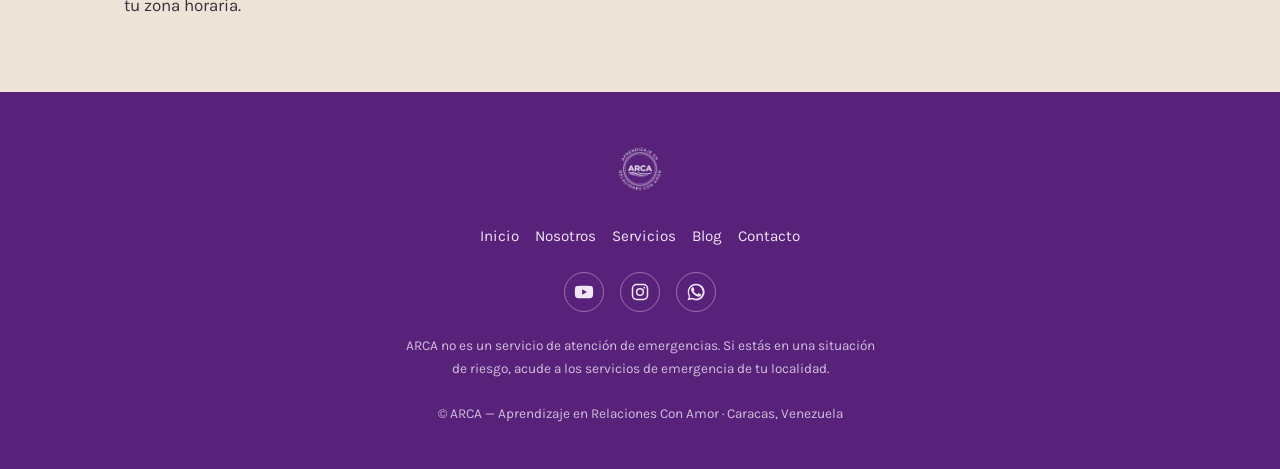
<file: contacto.html>
<!doctype html>
<html lang="es">
<head>
<meta charset="utf-8">
<meta name="viewport" content="width=device-width, initial-scale=1">
<title>Contacto — ARCA</title>
<meta name="description" content="Escríbeme por WhatsApp o déjame tus datos. Presencial en Caracas y en línea.">
<link rel="canonical" href="https://arca-ten-ashen.vercel.app/contacto.html">
<meta property="og:type" content="website">
<meta property="og:site_name" content="ARCA — Aprendizaje en Relaciones Con Amor">
<meta property="og:locale" content="es_ES">
<meta property="og:title" content="Contacto — ARCA">
<meta property="og:description" content="Escríbeme por WhatsApp o déjame tus datos. Presencial en Caracas y en línea.">
<meta property="og:url" content="https://arca-ten-ashen.vercel.app/contacto.html">
<meta property="og:image" content="https://arca-ten-ashen.vercel.app/portada-presentacion.jpg">
<meta name="twitter:card" content="summary_large_image">
<link rel="icon" href="logo.png">
<link rel="preconnect" href="https://fonts.googleapis.com">
<link rel="preconnect" href="https://fonts.gstatic.com" crossorigin>
<link rel="stylesheet" href="https://fonts.googleapis.com/css2?family=Fraunces:opsz,wght@9..144,400;9..144,500;9..144,600&family=Karla:wght@400;500;700&display=swap">
<link rel="stylesheet" href="styles.css">
</head>
<body>
<header class="barra">
  <div class="envoltura">
    <a class="marca" href="index.html"><img src="logo.png" alt="ARCA"><span>ARCA</span></a>
    <nav class="menu"><a href="index.html">Inicio</a><a href="nosotros.html">Nosotros</a><a href="servicios.html">Servicios</a><a href="blog.html">Blog</a><a href="contacto.html" aria-current="page">Contacto</a></nav>
    <a class="boton-wa" href="https://wa.me/584143164058?text=Hola%20Henrry%2C%20vengo%20de%20la%20p%C3%A1gina%20de%20ARCA%20y%20quisiera%20agendar%20una%20sesi%C3%B3n." target="_blank" rel="noopener"><svg viewBox="0 0 24 24" fill="currentColor" aria-hidden="true"><path d="M17.5 14.4c-.3-.2-1.8-.9-2-1-.3-.1-.5-.2-.7.1-.2.3-.7 1-.9 1.2-.2.2-.3.2-.6.1-.3-.2-1.3-.5-2.4-1.5-.9-.8-1.5-1.8-1.7-2.1-.2-.3 0-.5.1-.6l.5-.5c.1-.2.2-.3.3-.5 0-.2 0-.4 0-.5 0-.2-.7-1.6-.9-2.2-.2-.6-.5-.5-.7-.5h-.6c-.2 0-.5.1-.8.4-.3.3-1 1-1 2.5s1.1 2.9 1.2 3.1c.1.2 2.1 3.2 5 4.5.7.3 1.2.5 1.7.6.7.2 1.3.2 1.8.1.6-.1 1.8-.7 2-1.4.3-.7.3-1.3.2-1.4-.1-.1-.3-.2-.5-.3z"/><path d="M12 2a10 10 0 0 0-8.6 15L2 22l5.2-1.4A10 10 0 1 0 12 2zm0 18.2c-1.6 0-3.1-.4-4.4-1.2l-.3-.2-3.1.8.8-3-.2-.3A8.2 8.2 0 1 1 12 20.2z"/></svg> Escríbeme</a>
  </div>
</header>
<main>
<section>
  <div class="envoltura">
    <h1 class="titulo-seccion">Contacto</h1>
    <p class="bajada">Escríbeme como te resulte más cómodo. No necesitas explicarlo todo para empezar.</p>
  </div>
</section>

<section style="padding-top:0">
  <div class="envoltura retrato-bloque">
    <div class="pila">
      <h2>Por WhatsApp</h2>
      <p class="texto-lectura">Es la vía más directa. Me escribes, te respondo personalmente y coordinamos
      día, hora y modalidad.</p>
      <a class="boton-wa" href="https://wa.me/584143164058?text=Hola%20Henrry%2C%20vengo%20de%20la%20p%C3%A1gina%20de%20ARCA%20y%20quisiera%20agendar%20una%20sesi%C3%B3n." target="_blank" rel="noopener"><svg viewBox="0 0 24 24" fill="currentColor" aria-hidden="true"><path d="M17.5 14.4c-.3-.2-1.8-.9-2-1-.3-.1-.5-.2-.7.1-.2.3-.7 1-.9 1.2-.2.2-.3.2-.6.1-.3-.2-1.3-.5-2.4-1.5-.9-.8-1.5-1.8-1.7-2.1-.2-.3 0-.5.1-.6l.5-.5c.1-.2.2-.3.3-.5 0-.2 0-.4 0-.5 0-.2-.7-1.6-.9-2.2-.2-.6-.5-.5-.7-.5h-.6c-.2 0-.5.1-.8.4-.3.3-1 1-1 2.5s1.1 2.9 1.2 3.1c.1.2 2.1 3.2 5 4.5.7.3 1.2.5 1.7.6.7.2 1.3.2 1.8.1.6-.1 1.8-.7 2-1.4.3-.7.3-1.3.2-1.4-.1-.1-.3-.2-.5-.3z"/><path d="M12 2a10 10 0 0 0-8.6 15L2 22l5.2-1.4A10 10 0 1 0 12 2zm0 18.2c-1.6 0-3.1-.4-4.4-1.2l-.3-.2-3.1.8.8-3-.2-.3A8.2 8.2 0 1 1 12 20.2z"/></svg> +58 414 316 4058</a>
      <p class="nota">Respondo personalmente en menos de 24 horas hábiles.</p>
      <div class="aviso">
        <p><strong>Confidencialidad.</strong> Todo lo que me escribas queda entre nosotros. Solo pido los datos
        necesarios para poder responderte.</p>
        <p style="margin-top:10px"><strong>ARCA no es un servicio de emergencias.</strong> Si estás en una
        situación de riesgo —violencia física o pensamientos de hacerte daño— acude a los servicios de
        emergencia de tu localidad o pide ayuda a alguien cercano ahora mismo.</p>
      </div>
    </div>

    <div class="pila">
      <h2>Por formulario</h2>
      <p>Si prefieres escribirlo con calma, déjame tus datos y te contacto yo.</p>
      <form class="formulario" action="https://formspree.io/f/xrpbzpdk" method="POST">
        <input type="hidden" name="_subject" value="Nueva consulta desde el sitio de ARCA">
        <input type="hidden" name="_next" value="https://arca-ten-ashen.vercel.app/gracias.html">
        <input type="text" name="_gotcha" tabindex="-1" autocomplete="off" hidden>
        <div class="campo">
          <label for="nombre">Tu nombre</label>
          <input id="nombre" name="nombre" type="text" required autocomplete="name">
        </div>
        <div class="campo">
          <label for="email">Correo electrónico</label>
          <input id="email" name="email" type="email" required autocomplete="email">
        </div>
        <div class="campo">
          <label for="whatsapp">WhatsApp <span class="opcional">(opcional)</span></label>
          <input id="whatsapp" name="whatsapp" type="tel" autocomplete="tel">
        </div>
        <div class="campo">
          <label for="tipo">¿Qué tipo de acompañamiento buscas?</label>
          <select id="tipo" name="tipo">
            <option>Individual</option>
            <option>Pareja</option>
            <option>Psicoespiritual (Un Curso de Milagros)</option>
            <option>Coaching y liderazgo personal</option>
            <option>Aún no lo sé</option>
          </select>
        </div>
        <div class="campo">
          <label for="modalidad">Modalidad</label>
          <select id="modalidad" name="modalidad">
            <option>En línea</option>
            <option>Presencial en Caracas</option>
            <option>Cualquiera de las dos</option>
          </select>
        </div>
        <div class="campo">
          <label for="motivo">Cuéntame brevemente <span class="opcional">(opcional)</span></label>
          <textarea id="motivo" name="motivo" placeholder="Unas líneas bastan."></textarea>
        </div>
        <div class="campo">
          <label for="origen">¿Cómo llegaste a ARCA?</label>
          <select id="origen" name="origen">
            <option>Google</option>
            <option>Instagram</option>
            <option>YouTube</option>
            <option>Canal de WhatsApp</option>
            <option>Me lo recomendaron</option>
            <option>Otro</option>
          </select>
        </div>
        <button class="boton" type="submit">Enviar</button>
      </form>
    </div>
  </div>
</section>

<section class="seccion-arena">
  <div class="envoltura pila">
    <h2>Dónde estoy</h2>
    <p class="texto-lectura"><strong>Presencial:</strong> Caracas, Venezuela. Te comparto la dirección exacta
    del consultorio al confirmar la cita.</p>
    <p class="texto-lectura"><strong>En línea:</strong> por videollamada, desde cualquier país. Coordinamos el
    horario según tu zona horaria.</p>
  </div>
</section>
</main>
<footer class="pie">
  <div class="envoltura">
    <img src="logo.png" alt="ARCA — Aprendizaje en Relaciones Con Amor">
    <nav><a href="index.html">Inicio</a><a href="nosotros.html">Nosotros</a><a href="servicios.html">Servicios</a><a href="blog.html">Blog</a><a href="contacto.html">Contacto</a></nav>
    <div class="redes">
      <a href="https://www.youtube.com/@henrryu5918" target="_blank" rel="noopener" aria-label="YouTube"><svg viewBox="0 0 24 24" fill="currentColor" aria-hidden="true"><path d="M23 12s0-3.5-.4-5.2a2.7 2.7 0 0 0-1.9-1.9C19 4.5 12 4.5 12 4.5s-7 0-8.7.4a2.7 2.7 0 0 0-1.9 1.9C1 8.5 1 12 1 12s0 3.5.4 5.2a2.7 2.7 0 0 0 1.9 1.9c1.7.4 8.7.4 8.7.4s7 0 8.7-.4a2.7 2.7 0 0 0 1.9-1.9C23 15.5 23 12 23 12zM9.8 15.3V8.7l5.7 3.3z"/></svg></a>
      <a href="#" target="_blank" rel="noopener" aria-label="Instagram"><svg viewBox="0 0 24 24" fill="none" stroke="currentColor" stroke-width="1.8" aria-hidden="true"><rect x="3" y="3" width="18" height="18" rx="5"/><circle cx="12" cy="12" r="4"/><circle cx="17.2" cy="6.8" r="1.1" fill="currentColor" stroke="none"/></svg></a>
      <a href="https://wa.me/584143164058?text=Hola%20Henrry%2C%20vengo%20de%20la%20p%C3%A1gina%20de%20ARCA%20y%20quisiera%20agendar%20una%20sesi%C3%B3n." target="_blank" rel="noopener" aria-label="Canal de WhatsApp"><svg viewBox="0 0 24 24" fill="currentColor" aria-hidden="true"><path d="M17.5 14.4c-.3-.2-1.8-.9-2-1-.3-.1-.5-.2-.7.1-.2.3-.7 1-.9 1.2-.2.2-.3.2-.6.1-.3-.2-1.3-.5-2.4-1.5-.9-.8-1.5-1.8-1.7-2.1-.2-.3 0-.5.1-.6l.5-.5c.1-.2.2-.3.3-.5 0-.2 0-.4 0-.5 0-.2-.7-1.6-.9-2.2-.2-.6-.5-.5-.7-.5h-.6c-.2 0-.5.1-.8.4-.3.3-1 1-1 2.5s1.1 2.9 1.2 3.1c.1.2 2.1 3.2 5 4.5.7.3 1.2.5 1.7.6.7.2 1.3.2 1.8.1.6-.1 1.8-.7 2-1.4.3-.7.3-1.3.2-1.4-.1-.1-.3-.2-.5-.3z"/><path d="M12 2a10 10 0 0 0-8.6 15L2 22l5.2-1.4A10 10 0 1 0 12 2zm0 18.2c-1.6 0-3.1-.4-4.4-1.2l-.3-.2-3.1.8.8-3-.2-.3A8.2 8.2 0 1 1 12 20.2z"/></svg></a>
    </div>
    <p class="legal">ARCA no es un servicio de atención de emergencias. Si estás en una situación de riesgo,
    acude a los servicios de emergencia de tu localidad.</p>
    <p class="legal">© ARCA — Aprendizaje en Relaciones Con Amor · Caracas, Venezuela</p>
  </div>
</footer>
<a class="wa-flotante" href="https://wa.me/584143164058?text=Hola%20Henrry%2C%20vengo%20de%20la%20p%C3%A1gina%20de%20ARCA%20y%20quisiera%20agendar%20una%20sesi%C3%B3n." target="_blank" rel="noopener" aria-label="Escríbeme por WhatsApp"><svg viewBox="0 0 24 24" fill="currentColor" aria-hidden="true"><path d="M17.5 14.4c-.3-.2-1.8-.9-2-1-.3-.1-.5-.2-.7.1-.2.3-.7 1-.9 1.2-.2.2-.3.2-.6.1-.3-.2-1.3-.5-2.4-1.5-.9-.8-1.5-1.8-1.7-2.1-.2-.3 0-.5.1-.6l.5-.5c.1-.2.2-.3.3-.5 0-.2 0-.4 0-.5 0-.2-.7-1.6-.9-2.2-.2-.6-.5-.5-.7-.5h-.6c-.2 0-.5.1-.8.4-.3.3-1 1-1 2.5s1.1 2.9 1.2 3.1c.1.2 2.1 3.2 5 4.5.7.3 1.2.5 1.7.6.7.2 1.3.2 1.8.1.6-.1 1.8-.7 2-1.4.3-.7.3-1.3.2-1.4-.1-.1-.3-.2-.5-.3z"/><path d="M12 2a10 10 0 0 0-8.6 15L2 22l5.2-1.4A10 10 0 1 0 12 2zm0 18.2c-1.6 0-3.1-.4-4.4-1.2l-.3-.2-3.1.8.8-3-.2-.3A8.2 8.2 0 1 1 12 20.2z"/></svg></a>
</body>
</html>
</file>
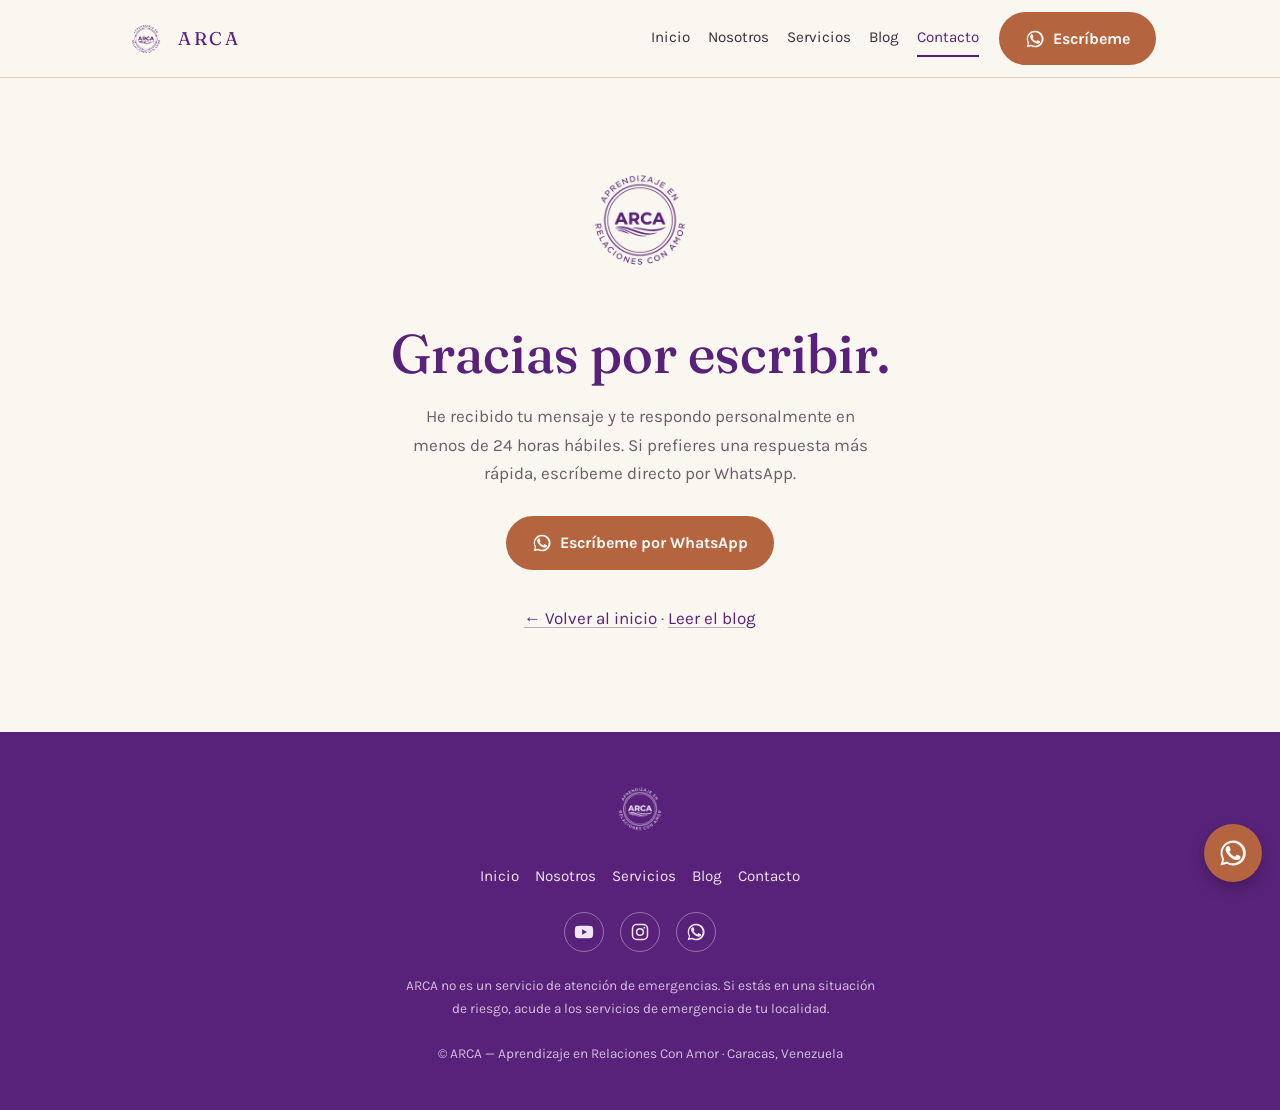
<file: gracias.html>
<!doctype html>
<html lang="es">
<head>
<meta charset="utf-8">
<meta name="viewport" content="width=device-width, initial-scale=1">
<title>Gracias — ARCA</title>
<meta name="description" content="Hemos recibido tu mensaje. Henrry te responde personalmente.">
<link rel="canonical" href="https://arca-ten-ashen.vercel.app/gracias.html">
<meta property="og:type" content="website">
<meta property="og:site_name" content="ARCA — Aprendizaje en Relaciones Con Amor">
<meta property="og:locale" content="es_ES">
<meta property="og:title" content="Gracias — ARCA">
<meta property="og:description" content="Hemos recibido tu mensaje. Henrry te responde personalmente.">
<meta property="og:url" content="https://arca-ten-ashen.vercel.app/gracias.html">
<meta property="og:image" content="https://arca-ten-ashen.vercel.app/portada-presentacion.jpg">
<meta name="twitter:card" content="summary_large_image">
<link rel="icon" href="logo.png">
<link rel="preconnect" href="https://fonts.googleapis.com">
<link rel="preconnect" href="https://fonts.gstatic.com" crossorigin>
<link rel="stylesheet" href="https://fonts.googleapis.com/css2?family=Fraunces:opsz,wght@9..144,400;9..144,500;9..144,600&family=Karla:wght@400;500;700&display=swap">
<link rel="stylesheet" href="styles.css">
</head>
<body>
<header class="barra">
  <div class="envoltura">
    <a class="marca" href="index.html"><img src="logo.png" alt="ARCA"><span>ARCA</span></a>
    <nav class="menu"><a href="index.html">Inicio</a><a href="nosotros.html">Nosotros</a><a href="servicios.html">Servicios</a><a href="blog.html">Blog</a><a href="contacto.html" aria-current="page">Contacto</a></nav>
    <a class="boton-wa" href="https://wa.me/584143164058?text=Hola%20Henrry%2C%20vengo%20de%20la%20p%C3%A1gina%20de%20ARCA%20y%20quisiera%20agendar%20una%20sesi%C3%B3n." target="_blank" rel="noopener"><svg viewBox="0 0 24 24" fill="currentColor" aria-hidden="true"><path d="M17.5 14.4c-.3-.2-1.8-.9-2-1-.3-.1-.5-.2-.7.1-.2.3-.7 1-.9 1.2-.2.2-.3.2-.6.1-.3-.2-1.3-.5-2.4-1.5-.9-.8-1.5-1.8-1.7-2.1-.2-.3 0-.5.1-.6l.5-.5c.1-.2.2-.3.3-.5 0-.2 0-.4 0-.5 0-.2-.7-1.6-.9-2.2-.2-.6-.5-.5-.7-.5h-.6c-.2 0-.5.1-.8.4-.3.3-1 1-1 2.5s1.1 2.9 1.2 3.1c.1.2 2.1 3.2 5 4.5.7.3 1.2.5 1.7.6.7.2 1.3.2 1.8.1.6-.1 1.8-.7 2-1.4.3-.7.3-1.3.2-1.4-.1-.1-.3-.2-.5-.3z"/><path d="M12 2a10 10 0 0 0-8.6 15L2 22l5.2-1.4A10 10 0 1 0 12 2zm0 18.2c-1.6 0-3.1-.4-4.4-1.2l-.3-.2-3.1.8.8-3-.2-.3A8.2 8.2 0 1 1 12 20.2z"/></svg> Escríbeme</a>
  </div>
</header>
<main>
<section class="cierre">
  <div class="envoltura">
    <img class="sello" src="logo.png" alt="ARCA" style="width:140px;margin-bottom:24px">
    <h1>Gracias por escribir.</h1>
    <p>He recibido tu mensaje y te respondo personalmente en menos de 24 horas hábiles.
    Si prefieres una respuesta más rápida, escríbeme directo por WhatsApp.</p>
    <a class="boton-wa" href="https://wa.me/584143164058?text=Hola%20Henrry%2C%20vengo%20de%20la%20p%C3%A1gina%20de%20ARCA%20y%20quisiera%20agendar%20una%20sesi%C3%B3n." target="_blank" rel="noopener"><svg viewBox="0 0 24 24" fill="currentColor" aria-hidden="true"><path d="M17.5 14.4c-.3-.2-1.8-.9-2-1-.3-.1-.5-.2-.7.1-.2.3-.7 1-.9 1.2-.2.2-.3.2-.6.1-.3-.2-1.3-.5-2.4-1.5-.9-.8-1.5-1.8-1.7-2.1-.2-.3 0-.5.1-.6l.5-.5c.1-.2.2-.3.3-.5 0-.2 0-.4 0-.5 0-.2-.7-1.6-.9-2.2-.2-.6-.5-.5-.7-.5h-.6c-.2 0-.5.1-.8.4-.3.3-1 1-1 2.5s1.1 2.9 1.2 3.1c.1.2 2.1 3.2 5 4.5.7.3 1.2.5 1.7.6.7.2 1.3.2 1.8.1.6-.1 1.8-.7 2-1.4.3-.7.3-1.3.2-1.4-.1-.1-.3-.2-.5-.3z"/><path d="M12 2a10 10 0 0 0-8.6 15L2 22l5.2-1.4A10 10 0 1 0 12 2zm0 18.2c-1.6 0-3.1-.4-4.4-1.2l-.3-.2-3.1.8.8-3-.2-.3A8.2 8.2 0 1 1 12 20.2z"/></svg> Escríbeme por WhatsApp</a>
    <p style="margin-top:34px"><a href="index.html">← Volver al inicio</a> · <a href="blog.html">Leer el blog</a></p>
  </div>
</section>
</main>
<footer class="pie">
  <div class="envoltura">
    <img src="logo.png" alt="ARCA — Aprendizaje en Relaciones Con Amor">
    <nav><a href="index.html">Inicio</a><a href="nosotros.html">Nosotros</a><a href="servicios.html">Servicios</a><a href="blog.html">Blog</a><a href="contacto.html">Contacto</a></nav>
    <div class="redes">
      <a href="https://www.youtube.com/@henrryu5918" target="_blank" rel="noopener" aria-label="YouTube"><svg viewBox="0 0 24 24" fill="currentColor" aria-hidden="true"><path d="M23 12s0-3.5-.4-5.2a2.7 2.7 0 0 0-1.9-1.9C19 4.5 12 4.5 12 4.5s-7 0-8.7.4a2.7 2.7 0 0 0-1.9 1.9C1 8.5 1 12 1 12s0 3.5.4 5.2a2.7 2.7 0 0 0 1.9 1.9c1.7.4 8.7.4 8.7.4s7 0 8.7-.4a2.7 2.7 0 0 0 1.9-1.9C23 15.5 23 12 23 12zM9.8 15.3V8.7l5.7 3.3z"/></svg></a>
      <a href="#" target="_blank" rel="noopener" aria-label="Instagram"><svg viewBox="0 0 24 24" fill="none" stroke="currentColor" stroke-width="1.8" aria-hidden="true"><rect x="3" y="3" width="18" height="18" rx="5"/><circle cx="12" cy="12" r="4"/><circle cx="17.2" cy="6.8" r="1.1" fill="currentColor" stroke="none"/></svg></a>
      <a href="https://wa.me/584143164058?text=Hola%20Henrry%2C%20vengo%20de%20la%20p%C3%A1gina%20de%20ARCA%20y%20quisiera%20agendar%20una%20sesi%C3%B3n." target="_blank" rel="noopener" aria-label="Canal de WhatsApp"><svg viewBox="0 0 24 24" fill="currentColor" aria-hidden="true"><path d="M17.5 14.4c-.3-.2-1.8-.9-2-1-.3-.1-.5-.2-.7.1-.2.3-.7 1-.9 1.2-.2.2-.3.2-.6.1-.3-.2-1.3-.5-2.4-1.5-.9-.8-1.5-1.8-1.7-2.1-.2-.3 0-.5.1-.6l.5-.5c.1-.2.2-.3.3-.5 0-.2 0-.4 0-.5 0-.2-.7-1.6-.9-2.2-.2-.6-.5-.5-.7-.5h-.6c-.2 0-.5.1-.8.4-.3.3-1 1-1 2.5s1.1 2.9 1.2 3.1c.1.2 2.1 3.2 5 4.5.7.3 1.2.5 1.7.6.7.2 1.3.2 1.8.1.6-.1 1.8-.7 2-1.4.3-.7.3-1.3.2-1.4-.1-.1-.3-.2-.5-.3z"/><path d="M12 2a10 10 0 0 0-8.6 15L2 22l5.2-1.4A10 10 0 1 0 12 2zm0 18.2c-1.6 0-3.1-.4-4.4-1.2l-.3-.2-3.1.8.8-3-.2-.3A8.2 8.2 0 1 1 12 20.2z"/></svg></a>
    </div>
    <p class="legal">ARCA no es un servicio de atención de emergencias. Si estás en una situación de riesgo,
    acude a los servicios de emergencia de tu localidad.</p>
    <p class="legal">© ARCA — Aprendizaje en Relaciones Con Amor · Caracas, Venezuela</p>
  </div>
</footer>
<a class="wa-flotante" href="https://wa.me/584143164058?text=Hola%20Henrry%2C%20vengo%20de%20la%20p%C3%A1gina%20de%20ARCA%20y%20quisiera%20agendar%20una%20sesi%C3%B3n." target="_blank" rel="noopener" aria-label="Escríbeme por WhatsApp"><svg viewBox="0 0 24 24" fill="currentColor" aria-hidden="true"><path d="M17.5 14.4c-.3-.2-1.8-.9-2-1-.3-.1-.5-.2-.7.1-.2.3-.7 1-.9 1.2-.2.2-.3.2-.6.1-.3-.2-1.3-.5-2.4-1.5-.9-.8-1.5-1.8-1.7-2.1-.2-.3 0-.5.1-.6l.5-.5c.1-.2.2-.3.3-.5 0-.2 0-.4 0-.5 0-.2-.7-1.6-.9-2.2-.2-.6-.5-.5-.7-.5h-.6c-.2 0-.5.1-.8.4-.3.3-1 1-1 2.5s1.1 2.9 1.2 3.1c.1.2 2.1 3.2 5 4.5.7.3 1.2.5 1.7.6.7.2 1.3.2 1.8.1.6-.1 1.8-.7 2-1.4.3-.7.3-1.3.2-1.4-.1-.1-.3-.2-.5-.3z"/><path d="M12 2a10 10 0 0 0-8.6 15L2 22l5.2-1.4A10 10 0 1 0 12 2zm0 18.2c-1.6 0-3.1-.4-4.4-1.2l-.3-.2-3.1.8.8-3-.2-.3A8.2 8.2 0 1 1 12 20.2z"/></svg></a>
</body>
</html>
</file>
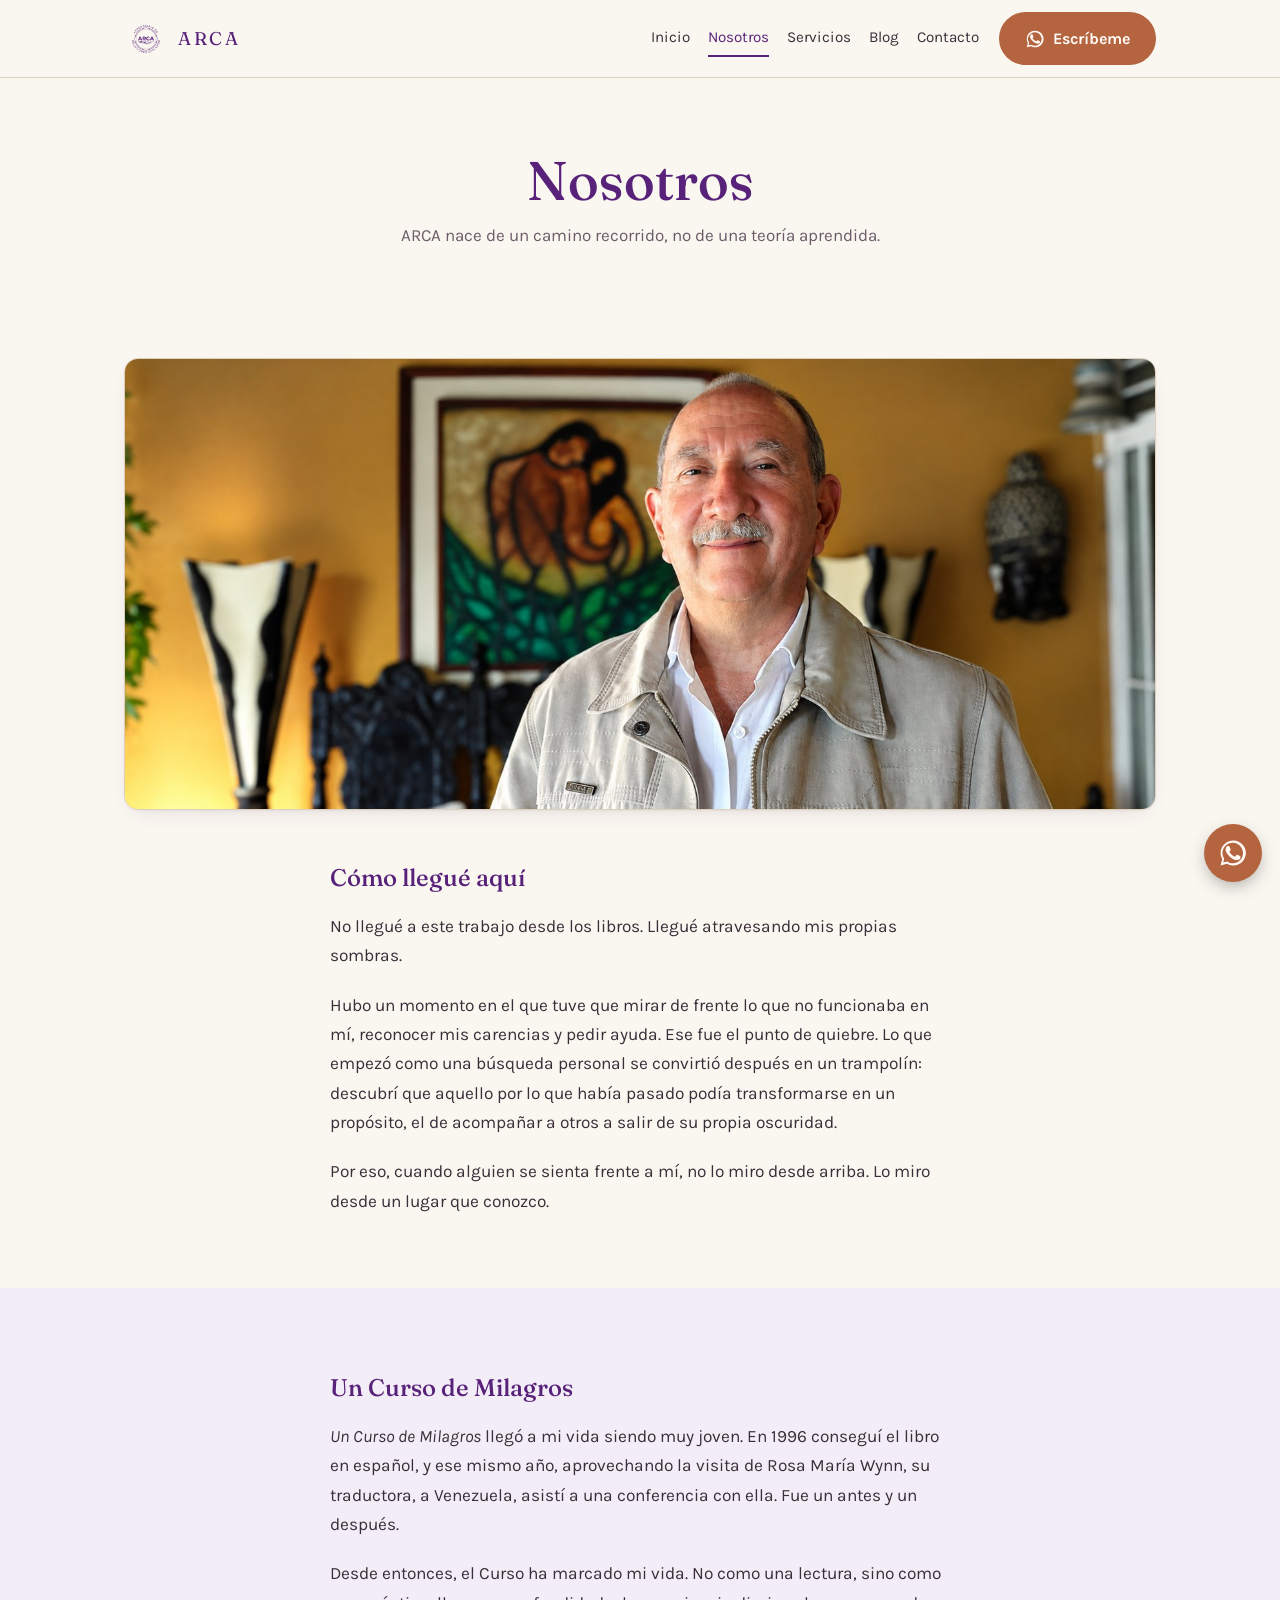
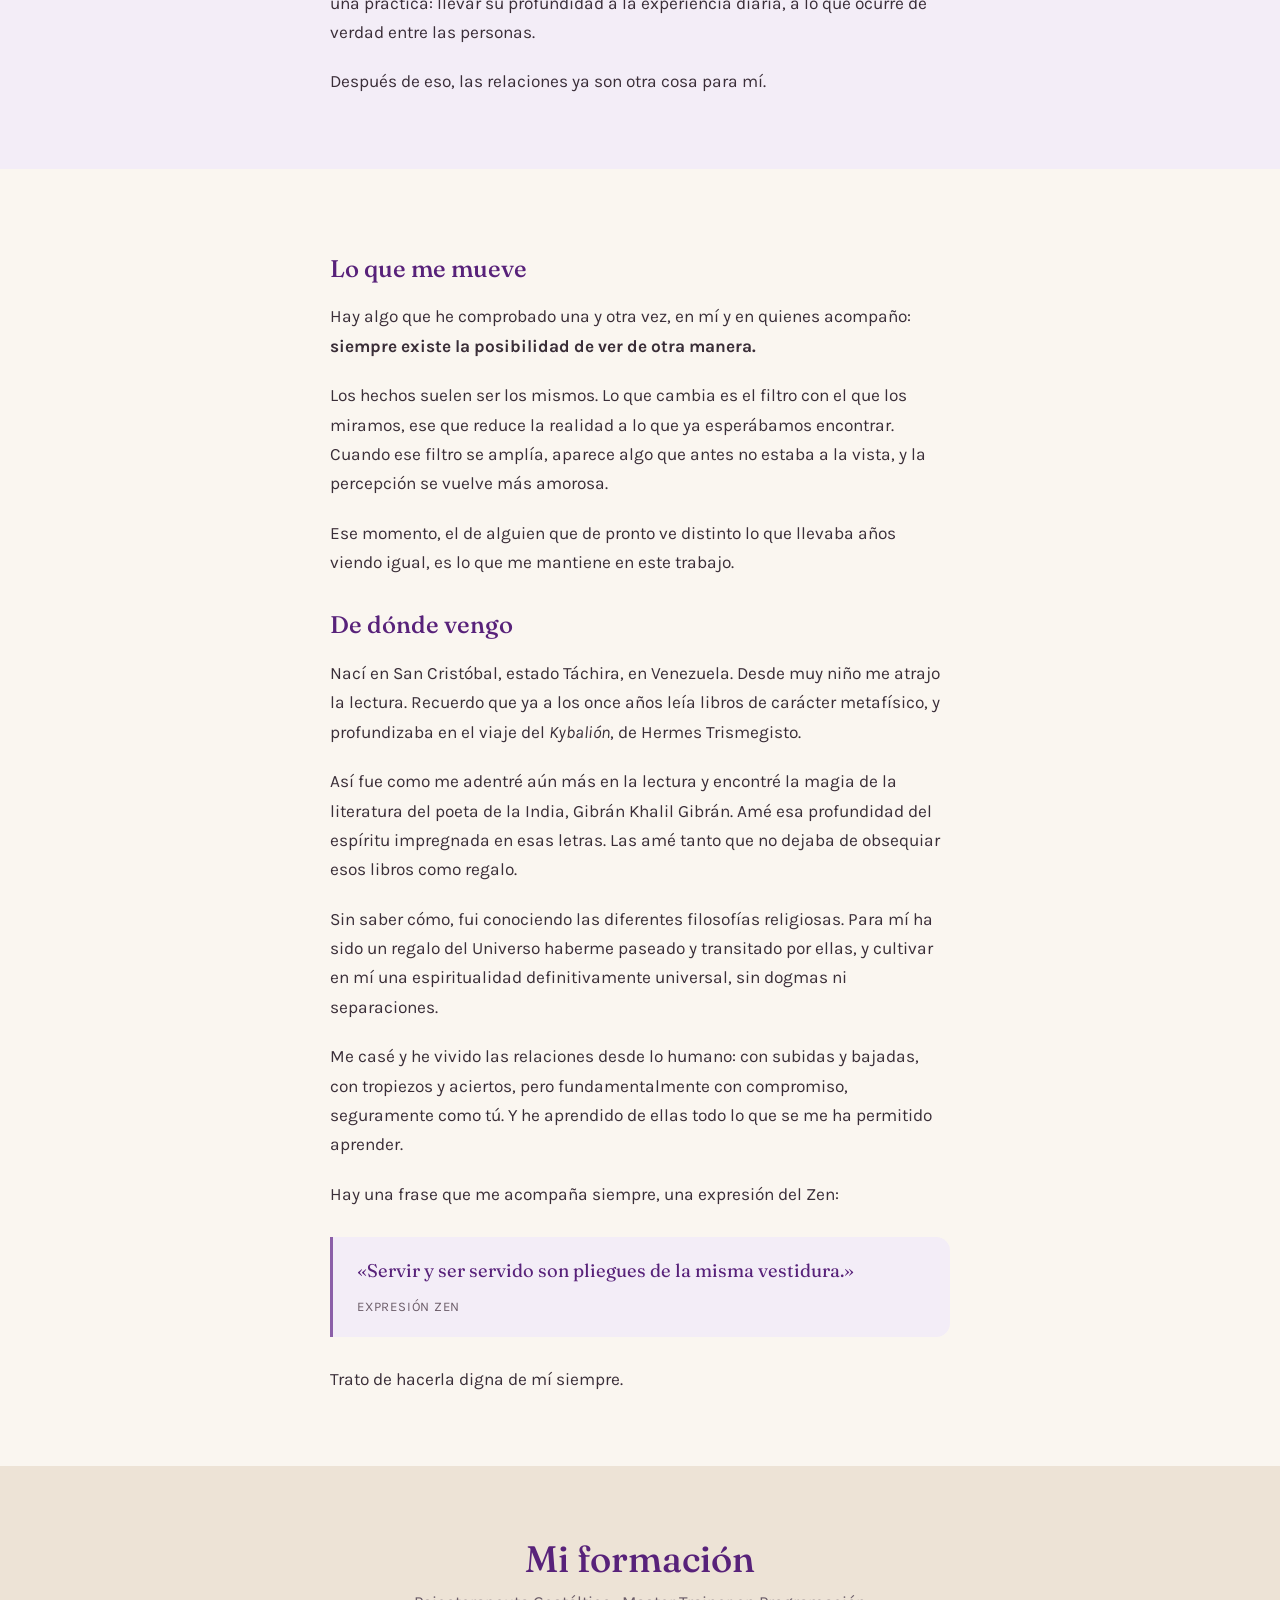
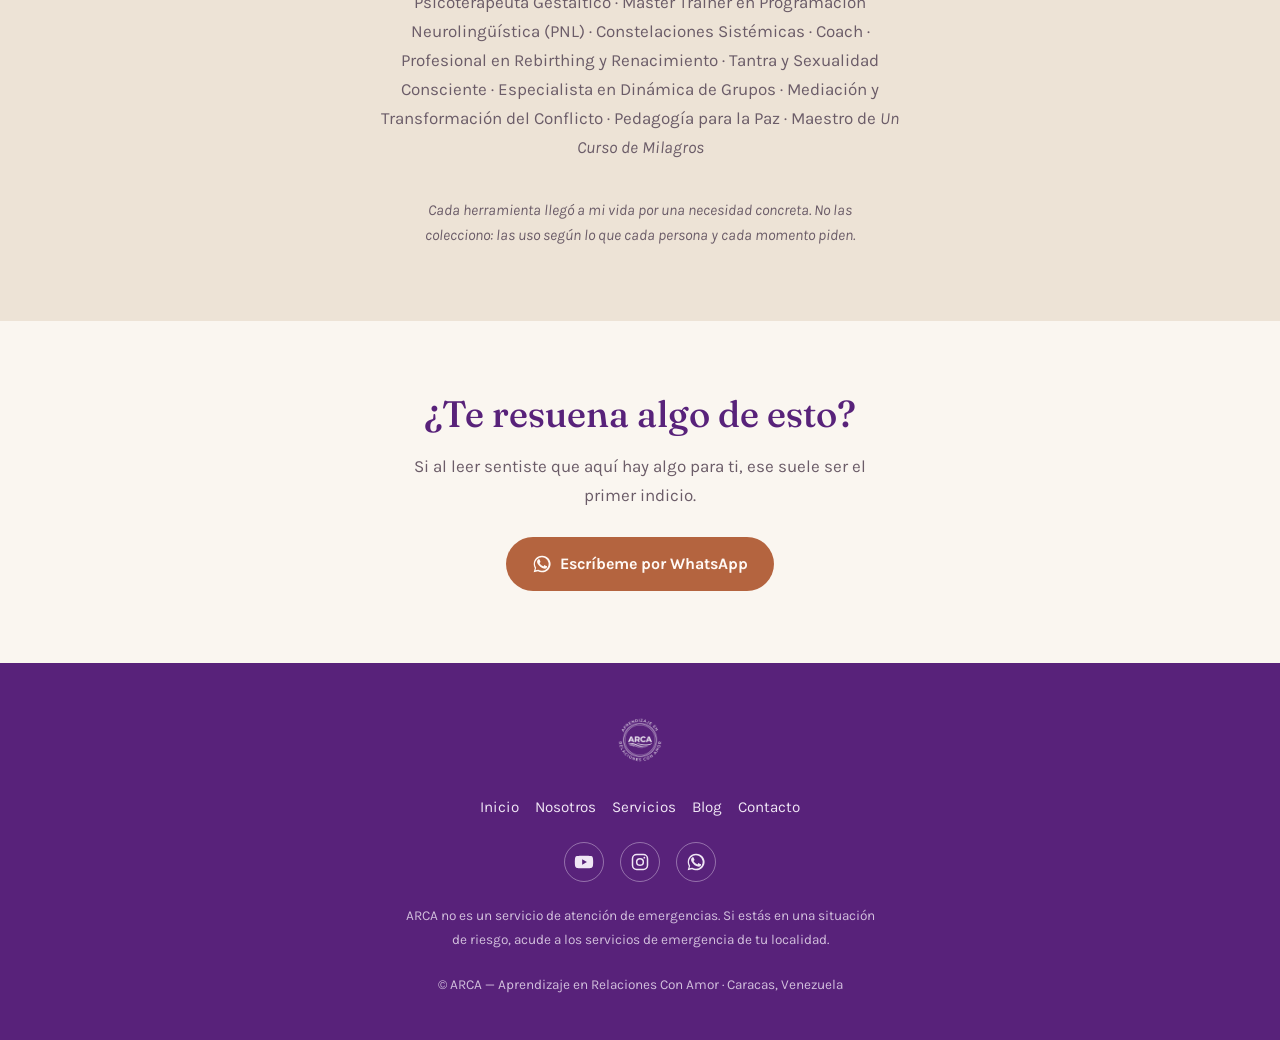
<file: nosotros.html>
<!doctype html>
<html lang="es">
<head>
<meta charset="utf-8">
<meta name="viewport" content="width=device-width, initial-scale=1">
<title>Nosotros — ARCA</title>
<meta name="description" content="La historia de Henrry Urbina y el enfoque que integra psicoterapia, coaching y Un Curso de Milagros.">
<link rel="canonical" href="https://arca-ten-ashen.vercel.app/nosotros.html">
<meta property="og:type" content="website">
<meta property="og:site_name" content="ARCA — Aprendizaje en Relaciones Con Amor">
<meta property="og:locale" content="es_ES">
<meta property="og:title" content="Nosotros — ARCA">
<meta property="og:description" content="La historia de Henrry Urbina y el enfoque que integra psicoterapia, coaching y Un Curso de Milagros.">
<meta property="og:url" content="https://arca-ten-ashen.vercel.app/nosotros.html">
<meta property="og:image" content="https://arca-ten-ashen.vercel.app/foto-nosotros.jpg">
<meta name="twitter:card" content="summary_large_image">
<link rel="icon" href="logo.png">
<link rel="preconnect" href="https://fonts.googleapis.com">
<link rel="preconnect" href="https://fonts.gstatic.com" crossorigin>
<link rel="stylesheet" href="https://fonts.googleapis.com/css2?family=Fraunces:opsz,wght@9..144,400;9..144,500;9..144,600&family=Karla:wght@400;500;700&display=swap">
<link rel="stylesheet" href="styles.css">
</head>
<body>
<header class="barra">
  <div class="envoltura">
    <a class="marca" href="index.html"><img src="logo.png" alt="ARCA"><span>ARCA</span></a>
    <nav class="menu"><a href="index.html">Inicio</a><a href="nosotros.html" aria-current="page">Nosotros</a><a href="servicios.html">Servicios</a><a href="blog.html">Blog</a><a href="contacto.html">Contacto</a></nav>
    <a class="boton-wa" href="https://wa.me/584143164058?text=Hola%20Henrry%2C%20vengo%20de%20la%20p%C3%A1gina%20de%20ARCA%20y%20quisiera%20agendar%20una%20sesi%C3%B3n." target="_blank" rel="noopener"><svg viewBox="0 0 24 24" fill="currentColor" aria-hidden="true"><path d="M17.5 14.4c-.3-.2-1.8-.9-2-1-.3-.1-.5-.2-.7.1-.2.3-.7 1-.9 1.2-.2.2-.3.2-.6.1-.3-.2-1.3-.5-2.4-1.5-.9-.8-1.5-1.8-1.7-2.1-.2-.3 0-.5.1-.6l.5-.5c.1-.2.2-.3.3-.5 0-.2 0-.4 0-.5 0-.2-.7-1.6-.9-2.2-.2-.6-.5-.5-.7-.5h-.6c-.2 0-.5.1-.8.4-.3.3-1 1-1 2.5s1.1 2.9 1.2 3.1c.1.2 2.1 3.2 5 4.5.7.3 1.2.5 1.7.6.7.2 1.3.2 1.8.1.6-.1 1.8-.7 2-1.4.3-.7.3-1.3.2-1.4-.1-.1-.3-.2-.5-.3z"/><path d="M12 2a10 10 0 0 0-8.6 15L2 22l5.2-1.4A10 10 0 1 0 12 2zm0 18.2c-1.6 0-3.1-.4-4.4-1.2l-.3-.2-3.1.8.8-3-.2-.3A8.2 8.2 0 1 1 12 20.2z"/></svg> Escríbeme</a>
  </div>
</header>
<main>
<section>
  <div class="envoltura">
    <h1 class="titulo-seccion">Nosotros</h1>
    <p class="bajada">ARCA nace de un camino recorrido, no de una teoría aprendida.</p>
  </div>
</section>

<section style="padding-top:0">
  <div class="envoltura">
    <figure class="foto-ancha">
      <img src="foto-nosotros.jpg" alt="Henrry Urbina en su espacio de trabajo">
    </figure>
    <div class="entrada-blog" style="margin-top:40px">
      <h2>Cómo llegué aquí</h2>
      <p>No llegué a este trabajo desde los libros. Llegué atravesando mis propias sombras.</p>
      <p>Hubo un momento en el que tuve que mirar de frente lo que no funcionaba en mí,
      reconocer mis carencias y pedir ayuda. Ese fue el punto de quiebre. Lo que empezó como una búsqueda
      personal se convirtió después en un trampolín: descubrí que aquello por lo que había pasado podía
      transformarse en un propósito, el de acompañar a otros a salir de su propia oscuridad.</p>
      <p>Por eso, cuando alguien se sienta frente a mí, no lo miro desde arriba.
      Lo miro desde un lugar que conozco.</p>
    </div>
  </div>
</section>

<section class="seccion-lavanda">
  <div class="envoltura">
    <div class="entrada-blog">
      <h2>Un Curso de Milagros</h2>
      <p><em>Un Curso de Milagros</em> llegó a mi vida siendo muy joven. En 1996 conseguí el libro en español,
      y ese mismo año, aprovechando la visita de Rosa María Wynn, su traductora, a Venezuela, asistí a una
      conferencia con ella. Fue un antes y un después.</p>
      <p>Desde entonces, el Curso ha marcado mi vida. No como una lectura, sino como una práctica: llevar su
      profundidad a la experiencia diaria, a lo que ocurre de verdad entre las personas.</p>
      <p>Después de eso, las relaciones ya son otra cosa para mí.</p>
    </div>
  </div>
</section>

<section>
  <div class="envoltura">
    <div class="entrada-blog">
      <h2>Lo que me mueve</h2>
      <p>Hay algo que he comprobado una y otra vez, en mí y en quienes acompaño:
      <strong>siempre existe la posibilidad de ver de otra manera.</strong></p>
      <p>Los hechos suelen ser los mismos. Lo que cambia es el filtro con el que los miramos, ese que reduce la
      realidad a lo que ya esperábamos encontrar. Cuando ese filtro se amplía, aparece algo que antes no estaba
      a la vista, y la percepción se vuelve más amorosa.</p>
      <p>Ese momento, el de alguien que de pronto ve distinto lo que llevaba años viendo igual, es lo que me
      mantiene en este trabajo.</p>
      <h2>De dónde vengo</h2>
      <p>Nací en San Cristóbal, estado Táchira, en Venezuela. Desde muy niño me atrajo la lectura. Recuerdo
      que ya a los once años leía libros de carácter metafísico, y profundizaba en el viaje del
      <em>Kybalión</em>, de Hermes Trismegisto.</p>
      <p>Así fue como me adentré aún más en la lectura y encontré la magia de la literatura del poeta de la
      India, Gibrán Khalil Gibrán. Amé esa profundidad del espíritu impregnada en esas letras. Las amé tanto
      que no dejaba de obsequiar esos libros como regalo.</p>
      <p>Sin saber cómo, fui conociendo las diferentes filosofías religiosas. Para mí ha sido un regalo del
      Universo haberme paseado y transitado por ellas, y cultivar en mí una espiritualidad definitivamente
      universal, sin dogmas ni separaciones.</p>
      <p>Me casé y he vivido las relaciones desde lo humano: con subidas y bajadas, con tropiezos y aciertos,
      pero fundamentalmente con compromiso, seguramente como tú. Y he aprendido de ellas todo lo que se me ha
      permitido aprender.</p>
      <p>Hay una frase que me acompaña siempre, una expresión del Zen:</p>
      <blockquote>«Servir y ser servido son pliegues de la misma vestidura.»
      <span style="display:block;margin-top:10px;font-family:var(--cuerpo);font-size:.82rem;letter-spacing:.06em;text-transform:uppercase;color:var(--texto-suave)">Expresión Zen</span></blockquote>
      <p>Trato de hacerla digna de mí siempre.</p>
    </div>
  </div>
</section>

<section class="seccion-arena">
  <div class="envoltura">
    <h2 class="titulo-seccion">Mi formación</h2>
    <p class="bajada">Psicoterapeuta Gestáltico · Master Trainer en Programación Neurolingüística (PNL) ·
    Constelaciones Sistémicas · Coach · Profesional en Rebirthing y Renacimiento ·
    Tantra y Sexualidad Consciente · Especialista en Dinámica de Grupos ·
    Mediación y Transformación del Conflicto · Pedagogía para la Paz · Maestro de <em>Un Curso de Milagros</em></p>
    <p class="nota" style="text-align:center;max-width:56ch;margin:0 auto">Cada herramienta llegó a mi vida por
    una necesidad concreta. No las colecciono: las uso según lo que cada persona y cada momento piden.</p>
  </div>
</section>

<section class="cierre">
  <div class="envoltura">
    <h2>¿Te resuena algo de esto?</h2>
    <p>Si al leer sentiste que aquí hay algo para ti, ese suele ser el primer indicio.</p>
    <a class="boton-wa" href="https://wa.me/584143164058?text=Hola%20Henrry%2C%20vengo%20de%20la%20p%C3%A1gina%20de%20ARCA%20y%20quisiera%20agendar%20una%20sesi%C3%B3n." target="_blank" rel="noopener"><svg viewBox="0 0 24 24" fill="currentColor" aria-hidden="true"><path d="M17.5 14.4c-.3-.2-1.8-.9-2-1-.3-.1-.5-.2-.7.1-.2.3-.7 1-.9 1.2-.2.2-.3.2-.6.1-.3-.2-1.3-.5-2.4-1.5-.9-.8-1.5-1.8-1.7-2.1-.2-.3 0-.5.1-.6l.5-.5c.1-.2.2-.3.3-.5 0-.2 0-.4 0-.5 0-.2-.7-1.6-.9-2.2-.2-.6-.5-.5-.7-.5h-.6c-.2 0-.5.1-.8.4-.3.3-1 1-1 2.5s1.1 2.9 1.2 3.1c.1.2 2.1 3.2 5 4.5.7.3 1.2.5 1.7.6.7.2 1.3.2 1.8.1.6-.1 1.8-.7 2-1.4.3-.7.3-1.3.2-1.4-.1-.1-.3-.2-.5-.3z"/><path d="M12 2a10 10 0 0 0-8.6 15L2 22l5.2-1.4A10 10 0 1 0 12 2zm0 18.2c-1.6 0-3.1-.4-4.4-1.2l-.3-.2-3.1.8.8-3-.2-.3A8.2 8.2 0 1 1 12 20.2z"/></svg> Escríbeme por WhatsApp</a>
  </div>
</section>
</main>
<footer class="pie">
  <div class="envoltura">
    <img src="logo.png" alt="ARCA — Aprendizaje en Relaciones Con Amor">
    <nav><a href="index.html">Inicio</a><a href="nosotros.html">Nosotros</a><a href="servicios.html">Servicios</a><a href="blog.html">Blog</a><a href="contacto.html">Contacto</a></nav>
    <div class="redes">
      <a href="https://www.youtube.com/@henrryu5918" target="_blank" rel="noopener" aria-label="YouTube"><svg viewBox="0 0 24 24" fill="currentColor" aria-hidden="true"><path d="M23 12s0-3.5-.4-5.2a2.7 2.7 0 0 0-1.9-1.9C19 4.5 12 4.5 12 4.5s-7 0-8.7.4a2.7 2.7 0 0 0-1.9 1.9C1 8.5 1 12 1 12s0 3.5.4 5.2a2.7 2.7 0 0 0 1.9 1.9c1.7.4 8.7.4 8.7.4s7 0 8.7-.4a2.7 2.7 0 0 0 1.9-1.9C23 15.5 23 12 23 12zM9.8 15.3V8.7l5.7 3.3z"/></svg></a>
      <a href="#" target="_blank" rel="noopener" aria-label="Instagram"><svg viewBox="0 0 24 24" fill="none" stroke="currentColor" stroke-width="1.8" aria-hidden="true"><rect x="3" y="3" width="18" height="18" rx="5"/><circle cx="12" cy="12" r="4"/><circle cx="17.2" cy="6.8" r="1.1" fill="currentColor" stroke="none"/></svg></a>
      <a href="https://wa.me/584143164058?text=Hola%20Henrry%2C%20vengo%20de%20la%20p%C3%A1gina%20de%20ARCA%20y%20quisiera%20agendar%20una%20sesi%C3%B3n." target="_blank" rel="noopener" aria-label="Canal de WhatsApp"><svg viewBox="0 0 24 24" fill="currentColor" aria-hidden="true"><path d="M17.5 14.4c-.3-.2-1.8-.9-2-1-.3-.1-.5-.2-.7.1-.2.3-.7 1-.9 1.2-.2.2-.3.2-.6.1-.3-.2-1.3-.5-2.4-1.5-.9-.8-1.5-1.8-1.7-2.1-.2-.3 0-.5.1-.6l.5-.5c.1-.2.2-.3.3-.5 0-.2 0-.4 0-.5 0-.2-.7-1.6-.9-2.2-.2-.6-.5-.5-.7-.5h-.6c-.2 0-.5.1-.8.4-.3.3-1 1-1 2.5s1.1 2.9 1.2 3.1c.1.2 2.1 3.2 5 4.5.7.3 1.2.5 1.7.6.7.2 1.3.2 1.8.1.6-.1 1.8-.7 2-1.4.3-.7.3-1.3.2-1.4-.1-.1-.3-.2-.5-.3z"/><path d="M12 2a10 10 0 0 0-8.6 15L2 22l5.2-1.4A10 10 0 1 0 12 2zm0 18.2c-1.6 0-3.1-.4-4.4-1.2l-.3-.2-3.1.8.8-3-.2-.3A8.2 8.2 0 1 1 12 20.2z"/></svg></a>
    </div>
    <p class="legal">ARCA no es un servicio de atención de emergencias. Si estás en una situación de riesgo,
    acude a los servicios de emergencia de tu localidad.</p>
    <p class="legal">© ARCA — Aprendizaje en Relaciones Con Amor · Caracas, Venezuela</p>
  </div>
</footer>
<a class="wa-flotante" href="https://wa.me/584143164058?text=Hola%20Henrry%2C%20vengo%20de%20la%20p%C3%A1gina%20de%20ARCA%20y%20quisiera%20agendar%20una%20sesi%C3%B3n." target="_blank" rel="noopener" aria-label="Escríbeme por WhatsApp"><svg viewBox="0 0 24 24" fill="currentColor" aria-hidden="true"><path d="M17.5 14.4c-.3-.2-1.8-.9-2-1-.3-.1-.5-.2-.7.1-.2.3-.7 1-.9 1.2-.2.2-.3.2-.6.1-.3-.2-1.3-.5-2.4-1.5-.9-.8-1.5-1.8-1.7-2.1-.2-.3 0-.5.1-.6l.5-.5c.1-.2.2-.3.3-.5 0-.2 0-.4 0-.5 0-.2-.7-1.6-.9-2.2-.2-.6-.5-.5-.7-.5h-.6c-.2 0-.5.1-.8.4-.3.3-1 1-1 2.5s1.1 2.9 1.2 3.1c.1.2 2.1 3.2 5 4.5.7.3 1.2.5 1.7.6.7.2 1.3.2 1.8.1.6-.1 1.8-.7 2-1.4.3-.7.3-1.3.2-1.4-.1-.1-.3-.2-.5-.3z"/><path d="M12 2a10 10 0 0 0-8.6 15L2 22l5.2-1.4A10 10 0 1 0 12 2zm0 18.2c-1.6 0-3.1-.4-4.4-1.2l-.3-.2-3.1.8.8-3-.2-.3A8.2 8.2 0 1 1 12 20.2z"/></svg></a>
</body>
</html>
</file>
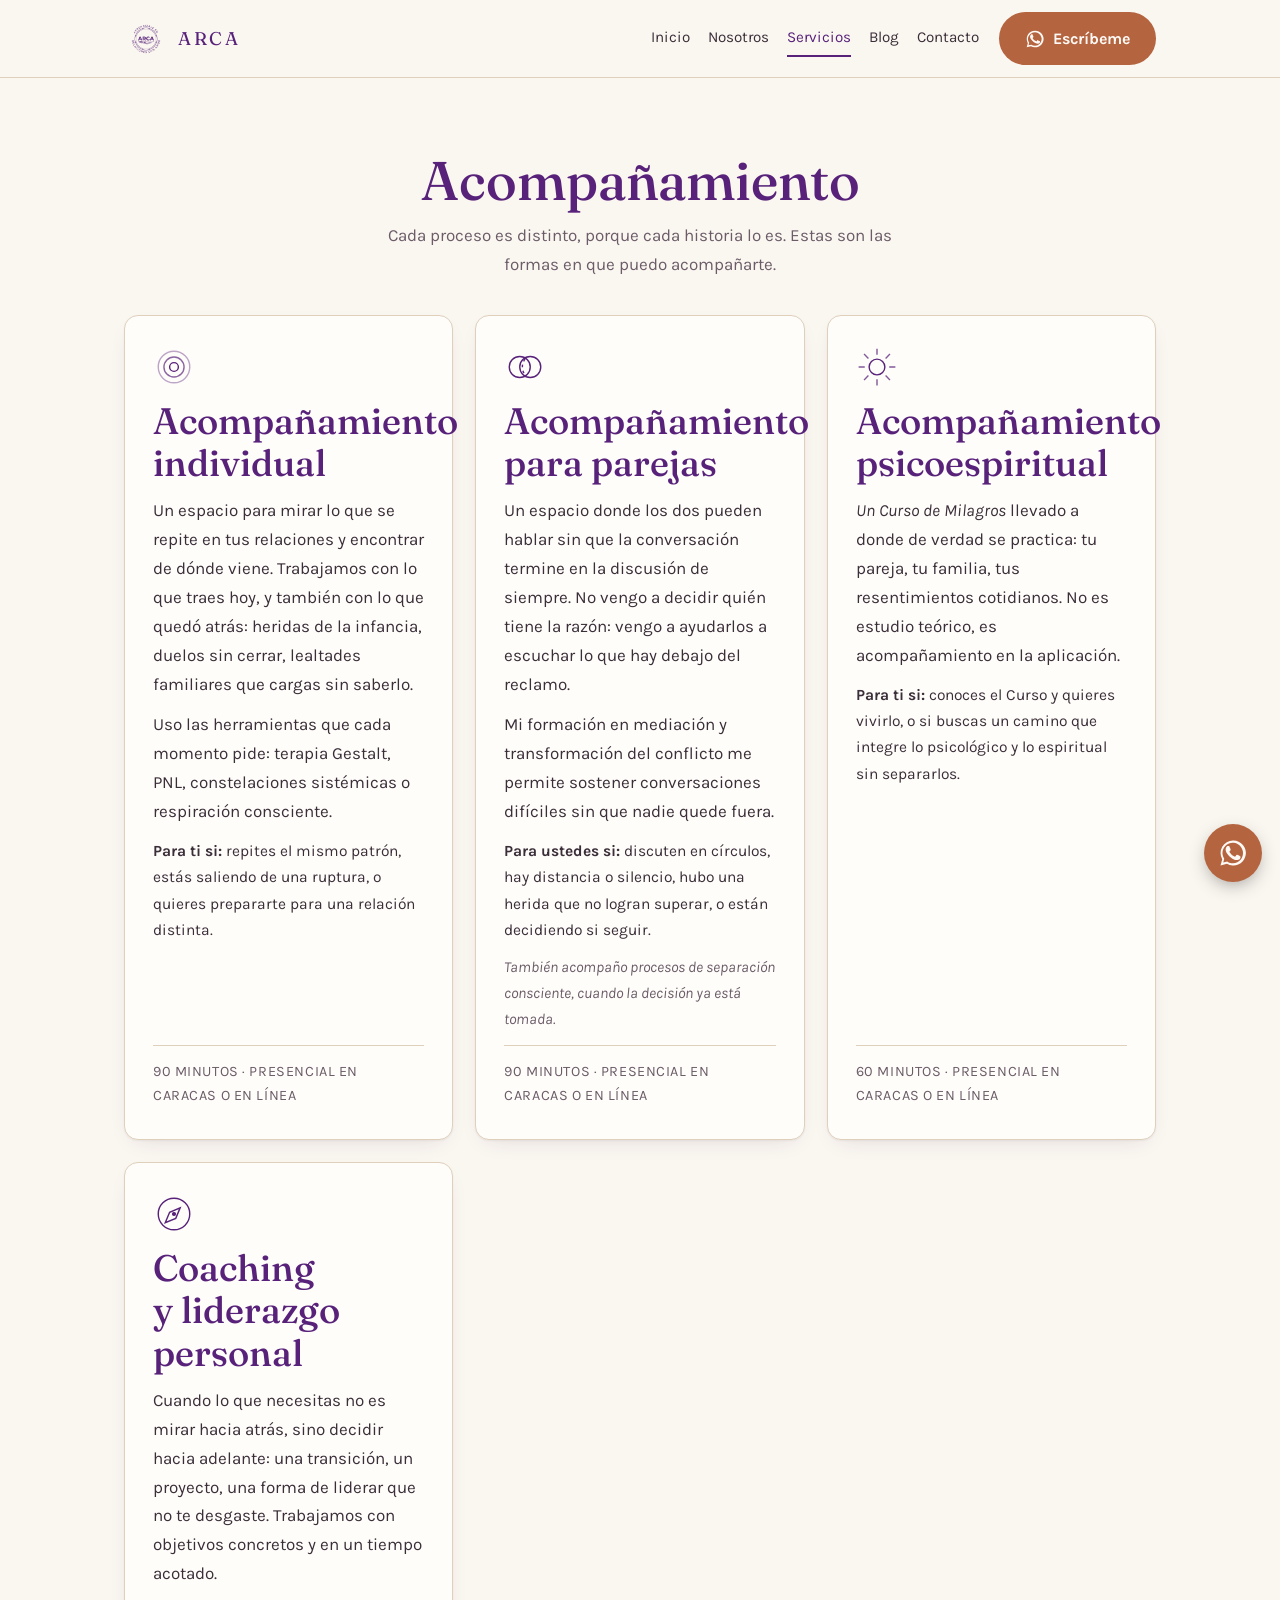
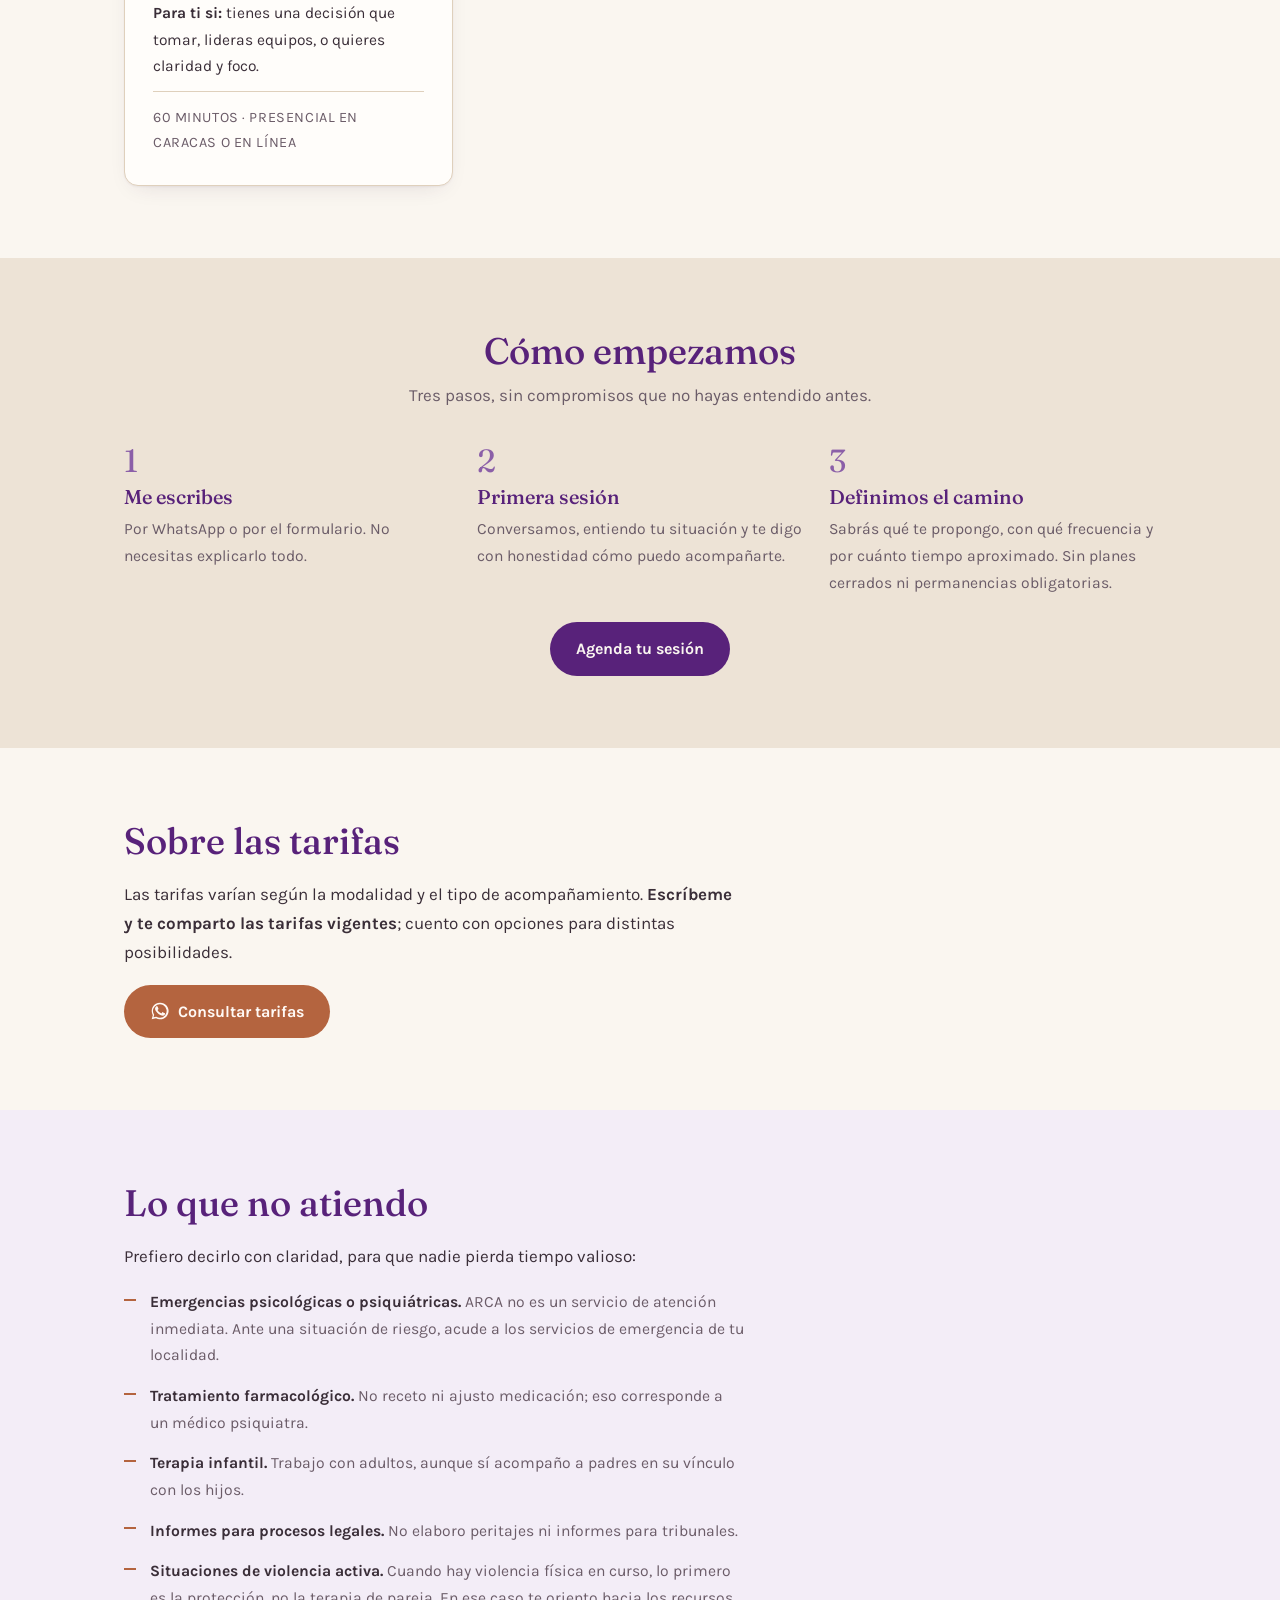
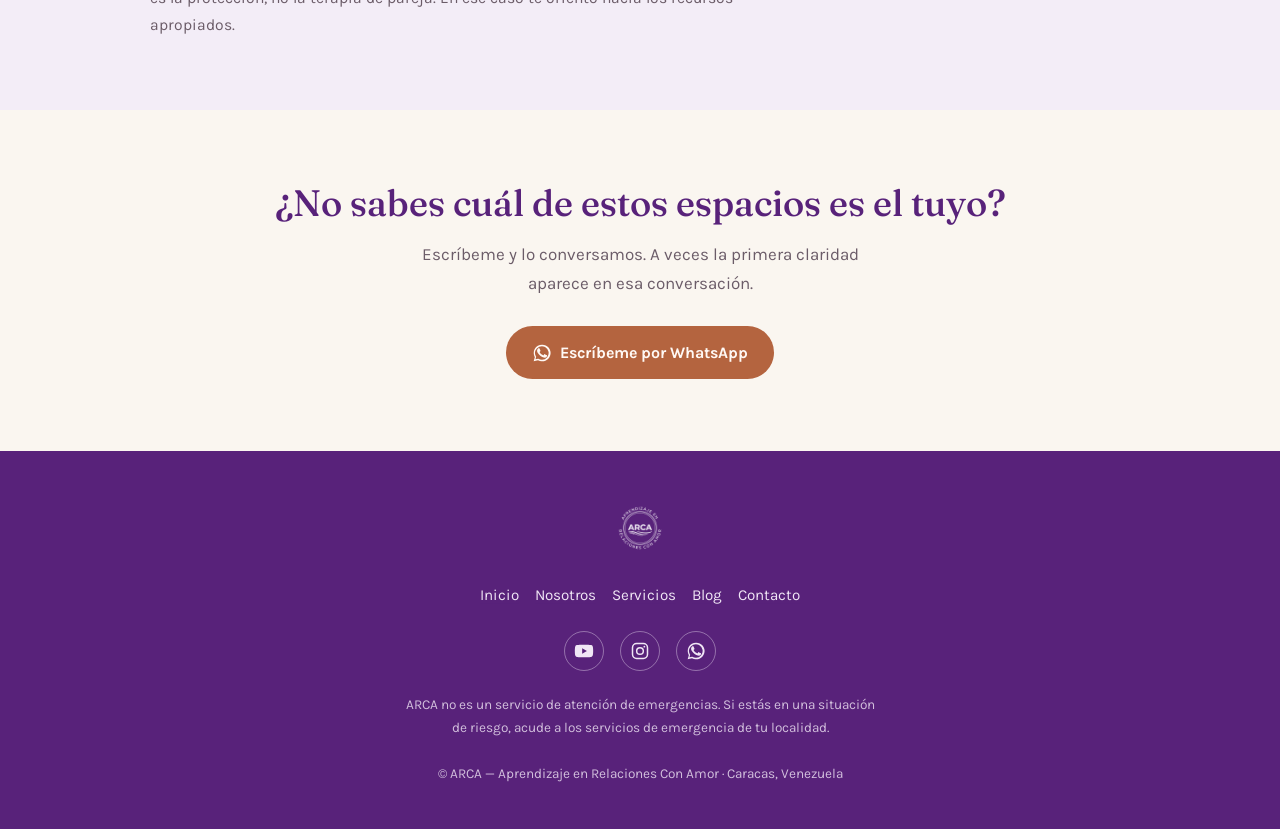
<file: servicios.html>
<!doctype html>
<html lang="es">
<head>
<meta charset="utf-8">
<meta name="viewport" content="width=device-width, initial-scale=1">
<title>Servicios — ARCA</title>
<meta name="description" content="Acompañamiento individual, para parejas, psicoespiritual y coaching de liderazgo personal.">
<link rel="canonical" href="https://arca-ten-ashen.vercel.app/servicios.html">
<meta property="og:type" content="website">
<meta property="og:site_name" content="ARCA — Aprendizaje en Relaciones Con Amor">
<meta property="og:locale" content="es_ES">
<meta property="og:title" content="Servicios — ARCA">
<meta property="og:description" content="Acompañamiento individual, para parejas, psicoespiritual y coaching de liderazgo personal.">
<meta property="og:url" content="https://arca-ten-ashen.vercel.app/servicios.html">
<meta property="og:image" content="https://arca-ten-ashen.vercel.app/portada-presentacion.jpg">
<meta name="twitter:card" content="summary_large_image">
<link rel="icon" href="logo.png">
<link rel="preconnect" href="https://fonts.googleapis.com">
<link rel="preconnect" href="https://fonts.gstatic.com" crossorigin>
<link rel="stylesheet" href="https://fonts.googleapis.com/css2?family=Fraunces:opsz,wght@9..144,400;9..144,500;9..144,600&family=Karla:wght@400;500;700&display=swap">
<link rel="stylesheet" href="styles.css">
</head>
<body>
<header class="barra">
  <div class="envoltura">
    <a class="marca" href="index.html"><img src="logo.png" alt="ARCA"><span>ARCA</span></a>
    <nav class="menu"><a href="index.html">Inicio</a><a href="nosotros.html">Nosotros</a><a href="servicios.html" aria-current="page">Servicios</a><a href="blog.html">Blog</a><a href="contacto.html">Contacto</a></nav>
    <a class="boton-wa" href="https://wa.me/584143164058?text=Hola%20Henrry%2C%20vengo%20de%20la%20p%C3%A1gina%20de%20ARCA%20y%20quisiera%20agendar%20una%20sesi%C3%B3n." target="_blank" rel="noopener"><svg viewBox="0 0 24 24" fill="currentColor" aria-hidden="true"><path d="M17.5 14.4c-.3-.2-1.8-.9-2-1-.3-.1-.5-.2-.7.1-.2.3-.7 1-.9 1.2-.2.2-.3.2-.6.1-.3-.2-1.3-.5-2.4-1.5-.9-.8-1.5-1.8-1.7-2.1-.2-.3 0-.5.1-.6l.5-.5c.1-.2.2-.3.3-.5 0-.2 0-.4 0-.5 0-.2-.7-1.6-.9-2.2-.2-.6-.5-.5-.7-.5h-.6c-.2 0-.5.1-.8.4-.3.3-1 1-1 2.5s1.1 2.9 1.2 3.1c.1.2 2.1 3.2 5 4.5.7.3 1.2.5 1.7.6.7.2 1.3.2 1.8.1.6-.1 1.8-.7 2-1.4.3-.7.3-1.3.2-1.4-.1-.1-.3-.2-.5-.3z"/><path d="M12 2a10 10 0 0 0-8.6 15L2 22l5.2-1.4A10 10 0 1 0 12 2zm0 18.2c-1.6 0-3.1-.4-4.4-1.2l-.3-.2-3.1.8.8-3-.2-.3A8.2 8.2 0 1 1 12 20.2z"/></svg> Escríbeme</a>
  </div>
</header>
<main>
<section>
  <div class="envoltura">
    <h1 class="titulo-seccion">Acompañamiento</h1>
    <p class="bajada">Cada proceso es distinto, porque cada historia lo es. Estas son las formas en que puedo
    acompañarte.</p>
    <div class="servicios">
      <article class="servicio" id="individual">
        <svg viewBox="0 0 48 48" fill="none" stroke="currentColor" stroke-width="1.6" aria-hidden="true"><circle cx="24" cy="24" r="5"/><circle cx="24" cy="24" r="11.5" opacity=".7"/><circle cx="24" cy="24" r="18" opacity=".4"/></svg>
        <h2>Acompañamiento individual</h2>
        <p>Un espacio para mirar lo que se repite en tus relaciones y encontrar de dónde viene. Trabajamos con
        lo que traes hoy, y también con lo que quedó atrás: heridas de la infancia, duelos sin cerrar,
        lealtades familiares que cargas sin saberlo.</p>
        <p>Uso las herramientas que cada momento pide: terapia Gestalt, PNL, constelaciones sistémicas o
        respiración consciente.</p>
        <p class="para-ti"><strong>Para ti si:</strong> repites el mismo patrón, estás saliendo de una ruptura,
        o quieres prepararte para una relación distinta.</p>
        <p class="ficha">90 minutos · Presencial en Caracas o en línea</p>
      </article>

      <article class="servicio" id="parejas">
        <svg viewBox="0 0 48 48" fill="none" stroke="currentColor" stroke-width="1.6" aria-hidden="true"><circle cx="18" cy="24" r="12"/><circle cx="30" cy="24" r="12"/><path d="M24 15c-2 2.6-3 5.6-3 9s1 6.4 3 9" stroke-dasharray="3 4"/></svg>
        <h2>Acompañamiento para parejas</h2>
        <p>Un espacio donde los dos pueden hablar sin que la conversación termine en la discusión de siempre.
        No vengo a decidir quién tiene la razón: vengo a ayudarlos a escuchar lo que hay debajo del reclamo.</p>
        <p>Mi formación en mediación y transformación del conflicto me permite sostener conversaciones difíciles
        sin que nadie quede fuera.</p>
        <p class="para-ti"><strong>Para ustedes si:</strong> discuten en círculos, hay distancia o silencio,
        hubo una herida que no logran superar, o están decidiendo si seguir.</p>
        <p class="nota">También acompaño procesos de separación consciente, cuando la decisión ya está tomada.</p>
        <p class="ficha">90 minutos · Presencial en Caracas o en línea</p>
      </article>

      <article class="servicio" id="psicoespiritual">
        <svg viewBox="0 0 48 48" fill="none" stroke="currentColor" stroke-width="1.6" aria-hidden="true"><circle cx="24" cy="24" r="9"/><path d="M24 3v7M24 38v7M3 24h7M38 24h7M9.2 9.2l5 5M33.8 33.8l5 5M38.8 9.2l-5 5M14.2 33.8l-5 5" opacity=".75"/></svg>
        <h2>Acompañamiento psicoespiritual</h2>
        <p><em>Un Curso de Milagros</em> llevado a donde de verdad se practica: tu pareja, tu familia, tus
        resentimientos cotidianos. No es estudio teórico, es acompañamiento en la aplicación.</p>
        <p class="para-ti"><strong>Para ti si:</strong> conoces el Curso y quieres vivirlo, o si buscas un
        camino que integre lo psicológico y lo espiritual sin separarlos.</p>
        <p class="ficha">60 minutos · Presencial en Caracas o en línea</p>
      </article>

      <article class="servicio" id="coaching">
        <svg viewBox="0 0 48 48" fill="none" stroke="currentColor" stroke-width="1.6" aria-hidden="true"><circle cx="24" cy="24" r="18"/><path d="M31 17l-5 12-12 5 5-12z"/><circle cx="24" cy="24" r="1.6" fill="currentColor"/></svg>
        <h2>Coaching y liderazgo personal</h2>
        <p>Cuando lo que necesitas no es mirar hacia atrás, sino decidir hacia adelante: una transición, un
        proyecto, una forma de liderar que no te desgaste. Trabajamos con objetivos concretos y en un tiempo
        acotado.</p>
        <p class="para-ti"><strong>Para ti si:</strong> tienes una decisión que tomar, lideras equipos, o
        quieres claridad y foco.</p>
        <p class="ficha">60 minutos · Presencial en Caracas o en línea</p>
      </article>
    </div>
  </div>
</section>

<section class="seccion-arena">
  <div class="envoltura">
    <h2 class="titulo-seccion">Cómo empezamos</h2>
    <p class="bajada">Tres pasos, sin compromisos que no hayas entendido antes.</p>
    <div class="pasos">
      <div class="paso"><span class="numero">1</span><h3>Me escribes</h3>
        <p>Por WhatsApp o por el formulario. No necesitas explicarlo todo.</p></div>
      <div class="paso"><span class="numero">2</span><h3>Primera sesión</h3>
        <p>Conversamos, entiendo tu situación y te digo con honestidad cómo puedo acompañarte.</p></div>
      <div class="paso"><span class="numero">3</span><h3>Definimos el camino</h3>
        <p>Sabrás qué te propongo, con qué frecuencia y por cuánto tiempo aproximado. Sin planes cerrados ni
        permanencias obligatorias.</p></div>
    </div>
    <p class="cuarta-via"><a class="boton" href="https://wa.me/584143164058?text=Hola%20Henrry%2C%20vengo%20de%20la%20p%C3%A1gina%20de%20ARCA%20y%20quisiera%20agendar%20una%20sesi%C3%B3n." target="_blank" rel="noopener">Agenda tu sesión</a></p>
  </div>
</section>

<section>
  <div class="envoltura pila">
    <h2>Sobre las tarifas</h2>
    <p class="texto-lectura">Las tarifas varían según la modalidad y el tipo de acompañamiento.
    <strong>Escríbeme y te comparto las tarifas vigentes</strong>; cuento con opciones para distintas
    posibilidades.</p>
    <a class="boton-wa" href="https://wa.me/584143164058?text=Hola%20Henrry%2C%20quisiera%20conocer%20las%20tarifas%20vigentes%20de%20las%20sesiones." target="_blank" rel="noopener"><svg viewBox="0 0 24 24" fill="currentColor" aria-hidden="true"><path d="M17.5 14.4c-.3-.2-1.8-.9-2-1-.3-.1-.5-.2-.7.1-.2.3-.7 1-.9 1.2-.2.2-.3.2-.6.1-.3-.2-1.3-.5-2.4-1.5-.9-.8-1.5-1.8-1.7-2.1-.2-.3 0-.5.1-.6l.5-.5c.1-.2.2-.3.3-.5 0-.2 0-.4 0-.5 0-.2-.7-1.6-.9-2.2-.2-.6-.5-.5-.7-.5h-.6c-.2 0-.5.1-.8.4-.3.3-1 1-1 2.5s1.1 2.9 1.2 3.1c.1.2 2.1 3.2 5 4.5.7.3 1.2.5 1.7.6.7.2 1.3.2 1.8.1.6-.1 1.8-.7 2-1.4.3-.7.3-1.3.2-1.4-.1-.1-.3-.2-.5-.3z"/><path d="M12 2a10 10 0 0 0-8.6 15L2 22l5.2-1.4A10 10 0 1 0 12 2zm0 18.2c-1.6 0-3.1-.4-4.4-1.2l-.3-.2-3.1.8.8-3-.2-.3A8.2 8.2 0 1 1 12 20.2z"/></svg> Consultar tarifas</a>
  </div>
</section>

<section class="seccion-lavanda">
  <div class="envoltura pila">
    <h2>Lo que no atiendo</h2>
    <p class="texto-lectura">Prefiero decirlo con claridad, para que nadie pierda tiempo valioso:</p>
    <ul class="lista-limites">
      <li><strong>Emergencias psicológicas o psiquiátricas.</strong> ARCA no es un servicio de atención
      inmediata. Ante una situación de riesgo, acude a los servicios de emergencia de tu localidad.</li>
      <li><strong>Tratamiento farmacológico.</strong> No receto ni ajusto medicación; eso corresponde a un
      médico psiquiatra.</li>
      <li><strong>Terapia infantil.</strong> Trabajo con adultos, aunque sí acompaño a padres en su vínculo
      con los hijos.</li>
      <li><strong>Informes para procesos legales.</strong> No elaboro peritajes ni informes para tribunales.</li>
      <li><strong>Situaciones de violencia activa.</strong> Cuando hay violencia física en curso, lo primero es
      la protección, no la terapia de pareja. En ese caso te oriento hacia los recursos apropiados.</li>
    </ul>
  </div>
</section>

<section class="cierre">
  <div class="envoltura">
    <h2>¿No sabes cuál de estos espacios es el tuyo?</h2>
    <p>Escríbeme y lo conversamos. A veces la primera claridad aparece en esa conversación.</p>
    <a class="boton-wa" href="https://wa.me/584143164058?text=Hola%20Henrry%2C%20no%20s%C3%A9%20muy%20bien%20por%20d%C3%B3nde%20empezar%2C%20%C2%BFpodemos%20conversar%3F" target="_blank" rel="noopener"><svg viewBox="0 0 24 24" fill="currentColor" aria-hidden="true"><path d="M17.5 14.4c-.3-.2-1.8-.9-2-1-.3-.1-.5-.2-.7.1-.2.3-.7 1-.9 1.2-.2.2-.3.2-.6.1-.3-.2-1.3-.5-2.4-1.5-.9-.8-1.5-1.8-1.7-2.1-.2-.3 0-.5.1-.6l.5-.5c.1-.2.2-.3.3-.5 0-.2 0-.4 0-.5 0-.2-.7-1.6-.9-2.2-.2-.6-.5-.5-.7-.5h-.6c-.2 0-.5.1-.8.4-.3.3-1 1-1 2.5s1.1 2.9 1.2 3.1c.1.2 2.1 3.2 5 4.5.7.3 1.2.5 1.7.6.7.2 1.3.2 1.8.1.6-.1 1.8-.7 2-1.4.3-.7.3-1.3.2-1.4-.1-.1-.3-.2-.5-.3z"/><path d="M12 2a10 10 0 0 0-8.6 15L2 22l5.2-1.4A10 10 0 1 0 12 2zm0 18.2c-1.6 0-3.1-.4-4.4-1.2l-.3-.2-3.1.8.8-3-.2-.3A8.2 8.2 0 1 1 12 20.2z"/></svg> Escríbeme por WhatsApp</a>
  </div>
</section>
</main>
<footer class="pie">
  <div class="envoltura">
    <img src="logo.png" alt="ARCA — Aprendizaje en Relaciones Con Amor">
    <nav><a href="index.html">Inicio</a><a href="nosotros.html">Nosotros</a><a href="servicios.html">Servicios</a><a href="blog.html">Blog</a><a href="contacto.html">Contacto</a></nav>
    <div class="redes">
      <a href="https://www.youtube.com/@henrryu5918" target="_blank" rel="noopener" aria-label="YouTube"><svg viewBox="0 0 24 24" fill="currentColor" aria-hidden="true"><path d="M23 12s0-3.5-.4-5.2a2.7 2.7 0 0 0-1.9-1.9C19 4.5 12 4.5 12 4.5s-7 0-8.7.4a2.7 2.7 0 0 0-1.9 1.9C1 8.5 1 12 1 12s0 3.5.4 5.2a2.7 2.7 0 0 0 1.9 1.9c1.7.4 8.7.4 8.7.4s7 0 8.7-.4a2.7 2.7 0 0 0 1.9-1.9C23 15.5 23 12 23 12zM9.8 15.3V8.7l5.7 3.3z"/></svg></a>
      <a href="#" target="_blank" rel="noopener" aria-label="Instagram"><svg viewBox="0 0 24 24" fill="none" stroke="currentColor" stroke-width="1.8" aria-hidden="true"><rect x="3" y="3" width="18" height="18" rx="5"/><circle cx="12" cy="12" r="4"/><circle cx="17.2" cy="6.8" r="1.1" fill="currentColor" stroke="none"/></svg></a>
      <a href="https://wa.me/584143164058?text=Hola%20Henrry%2C%20vengo%20de%20la%20p%C3%A1gina%20de%20ARCA%20y%20quisiera%20agendar%20una%20sesi%C3%B3n." target="_blank" rel="noopener" aria-label="Canal de WhatsApp"><svg viewBox="0 0 24 24" fill="currentColor" aria-hidden="true"><path d="M17.5 14.4c-.3-.2-1.8-.9-2-1-.3-.1-.5-.2-.7.1-.2.3-.7 1-.9 1.2-.2.2-.3.2-.6.1-.3-.2-1.3-.5-2.4-1.5-.9-.8-1.5-1.8-1.7-2.1-.2-.3 0-.5.1-.6l.5-.5c.1-.2.2-.3.3-.5 0-.2 0-.4 0-.5 0-.2-.7-1.6-.9-2.2-.2-.6-.5-.5-.7-.5h-.6c-.2 0-.5.1-.8.4-.3.3-1 1-1 2.5s1.1 2.9 1.2 3.1c.1.2 2.1 3.2 5 4.5.7.3 1.2.5 1.7.6.7.2 1.3.2 1.8.1.6-.1 1.8-.7 2-1.4.3-.7.3-1.3.2-1.4-.1-.1-.3-.2-.5-.3z"/><path d="M12 2a10 10 0 0 0-8.6 15L2 22l5.2-1.4A10 10 0 1 0 12 2zm0 18.2c-1.6 0-3.1-.4-4.4-1.2l-.3-.2-3.1.8.8-3-.2-.3A8.2 8.2 0 1 1 12 20.2z"/></svg></a>
    </div>
    <p class="legal">ARCA no es un servicio de atención de emergencias. Si estás en una situación de riesgo,
    acude a los servicios de emergencia de tu localidad.</p>
    <p class="legal">© ARCA — Aprendizaje en Relaciones Con Amor · Caracas, Venezuela</p>
  </div>
</footer>
<a class="wa-flotante" href="https://wa.me/584143164058?text=Hola%20Henrry%2C%20vengo%20de%20la%20p%C3%A1gina%20de%20ARCA%20y%20quisiera%20agendar%20una%20sesi%C3%B3n." target="_blank" rel="noopener" aria-label="Escríbeme por WhatsApp"><svg viewBox="0 0 24 24" fill="currentColor" aria-hidden="true"><path d="M17.5 14.4c-.3-.2-1.8-.9-2-1-.3-.1-.5-.2-.7.1-.2.3-.7 1-.9 1.2-.2.2-.3.2-.6.1-.3-.2-1.3-.5-2.4-1.5-.9-.8-1.5-1.8-1.7-2.1-.2-.3 0-.5.1-.6l.5-.5c.1-.2.2-.3.3-.5 0-.2 0-.4 0-.5 0-.2-.7-1.6-.9-2.2-.2-.6-.5-.5-.7-.5h-.6c-.2 0-.5.1-.8.4-.3.3-1 1-1 2.5s1.1 2.9 1.2 3.1c.1.2 2.1 3.2 5 4.5.7.3 1.2.5 1.7.6.7.2 1.3.2 1.8.1.6-.1 1.8-.7 2-1.4.3-.7.3-1.3.2-1.4-.1-.1-.3-.2-.5-.3z"/><path d="M12 2a10 10 0 0 0-8.6 15L2 22l5.2-1.4A10 10 0 1 0 12 2zm0 18.2c-1.6 0-3.1-.4-4.4-1.2l-.3-.2-3.1.8.8-3-.2-.3A8.2 8.2 0 1 1 12 20.2z"/></svg></a>
</body>
</html>
</file>
<file: styles.css>
/* ARCA — Aprendizaje en Relaciones Con Amor
   Hoja de estilos única. Paleta y tipografía según el Anexo A del PRD. */

:root {
  --morado: #58227A;
  --morado-suave: #8B5FA8;
  --morado-tinta: #3E1758;
  --crema: #FAF6F0;
  --arena: #EDE3D6;
  --arena-borde: #DFD0BC;
  --terracota: #B4643F;
  --terracota-oscuro: #8E4B2D;
  --lavanda: #F3EDF7;
  --texto: #3A2E38;
  --texto-suave: #6B5C68;
  --superficie: #FFFDFA;
  --sombra: 0 1px 2px rgba(58, 34, 70, .05), 0 8px 24px -12px rgba(58, 34, 70, .18);

  --display: "Fraunces", Georgia, "Times New Roman", serif;
  --cuerpo: "Karla", "Helvetica Neue", Arial, sans-serif;

  --ancho: 1080px;
  --lectura: 62ch;
  --radio: 14px;
  color-scheme: light;
}

@media (prefers-color-scheme: dark) {
  :root:not([data-theme="light"]) {
    --morado: #C9A7E0;
    --morado-suave: #A882C4;
    --morado-tinta: #E3D2EE;
    --crema: #1C1520;
    --arena: #2A2130;
    --arena-borde: #3C3145;
    --terracota: #E39068;
    --terracota-oscuro: #C97348;
    --lavanda: #241B2B;
    --texto: #EDE4EC;
    --texto-suave: #B6A7B8;
    --superficie: #241C29;
    --sombra: 0 1px 2px rgba(0, 0, 0, .3), 0 8px 24px -12px rgba(0, 0, 0, .6);
    color-scheme: dark;
  }
}

:root[data-theme="dark"] {
  --morado: #C9A7E0;
  --morado-suave: #A882C4;
  --morado-tinta: #E3D2EE;
  --crema: #1C1520;
  --arena: #2A2130;
  --arena-borde: #3C3145;
  --terracota: #E39068;
  --terracota-oscuro: #C97348;
  --lavanda: #241B2B;
  --texto: #EDE4EC;
  --texto-suave: #B6A7B8;
  --superficie: #241C29;
  --sombra: 0 1px 2px rgba(0, 0, 0, .3), 0 8px 24px -12px rgba(0, 0, 0, .6);
  color-scheme: dark;
}

* { box-sizing: border-box; }

body {
  margin: 0;
  background: var(--crema);
  color: var(--texto);
  font-family: var(--cuerpo);
  font-size: 1.0625rem;
  line-height: 1.7;
  -webkit-font-smoothing: antialiased;
}

img { max-width: 100%; height: auto; }

h1, h2, h3 {
  font-family: var(--display);
  font-weight: 500;
  color: var(--morado);
  line-height: 1.15;
  text-wrap: balance;
  margin: 0;
}

h1 { font-size: clamp(2.1rem, 5.5vw, 3.4rem); }
h2 { font-size: clamp(1.6rem, 3.6vw, 2.3rem); }
h3 { font-size: 1.25rem; }
p { margin: 0; }

a { color: var(--morado); text-decoration-color: color-mix(in srgb, var(--morado) 35%, transparent); text-underline-offset: 3px; }
a:hover { text-decoration-color: currentColor; }
:focus-visible { outline: 2px solid var(--terracota); outline-offset: 3px; border-radius: 4px; }

.envoltura {
  width: 100%;
  max-width: var(--ancho);
  margin-inline: auto;
  padding-inline: 24px;
}

/* ---------- Encabezado ---------- */

.barra {
  position: sticky;
  top: 0;
  z-index: 20;
  background: color-mix(in srgb, var(--crema) 92%, transparent);
  backdrop-filter: blur(8px);
  border-bottom: 1px solid var(--arena-borde);
}

.barra .envoltura {
  display: flex;
  align-items: center;
  gap: 20px;
  flex-wrap: wrap;
  padding-block: 12px;
}

.marca { display: flex; align-items: center; gap: 10px; text-decoration: none; margin-right: auto; }
.marca img { width: 44px; height: 44px; }
.marca span {
  font-family: var(--display);
  font-size: 1.15rem;
  letter-spacing: .14em;
  color: var(--morado);
}

.menu { display: flex; gap: 18px; flex-wrap: wrap; }
.menu a {
  font-size: .95rem;
  text-decoration: none;
  color: var(--texto);
  padding-block: 4px;
  border-bottom: 2px solid transparent;
}
.menu a:hover, .menu a[aria-current="page"] { color: var(--morado); border-bottom-color: var(--morado); }

/* ---------- Botones ---------- */

.boton, .boton-wa {
  display: inline-flex;
  align-items: center;
  justify-content: center;
  gap: 8px;
  padding: 13px 26px;
  border-radius: 999px;
  font-family: var(--cuerpo);
  font-weight: 700;
  font-size: 1rem;
  text-decoration: none;
  transition: transform .15s ease, background-color .15s ease;
}
.boton svg, .boton-wa svg { width: 20px; height: 20px; flex: 0 0 auto; }
.boton { background: var(--morado); color: var(--crema); }
.boton:hover { background: var(--morado-tinta); transform: translateY(-1px); }
.boton-wa { background: var(--terracota); color: #FFF9F5; }
.boton-wa:hover { background: var(--terracota-oscuro); transform: translateY(-1px); }
.boton-linea {
  background: transparent;
  color: var(--morado);
  border: 1.5px solid var(--morado);
}
.boton-linea:hover { background: var(--lavanda); }

@media (prefers-reduced-motion: reduce) {
  * { transition: none !important; animation: none !important; }
}

/* ---------- Portada ---------- */

.portada { text-align: center; padding-block: clamp(40px, 7vw, 76px) clamp(32px, 5vw, 56px); }
.portada img.sello { width: clamp(130px, 22vw, 186px); margin-bottom: 26px; }
.portada p.entrada {
  font-size: clamp(1.05rem, 2.2vw, 1.2rem);
  color: var(--texto-suave);
  max-width: 56ch;
  margin: 22px auto 30px;
}
.portada .lugar {
  display: block;
  margin-top: 18px;
  font-size: .9rem;
  letter-spacing: .08em;
  text-transform: uppercase;
  color: var(--texto-suave);
}

/* ---------- Onda separadora ---------- */

.onda { display: block; width: 100%; height: auto; color: var(--morado-suave); opacity: .7; }

/* ---------- Secciones ---------- */

section { padding-block: clamp(44px, 6vw, 72px); }
.seccion-arena { background: var(--arena); }
.seccion-lavanda { background: var(--lavanda); }

.titulo-seccion { text-align: center; margin-bottom: 8px; }
.bajada { text-align: center; color: var(--texto-suave); max-width: 54ch; margin: 0 auto 36px; }

/* ---------- Puertas ---------- */

.puertas { display: grid; grid-template-columns: repeat(auto-fit, minmax(260px, 1fr)); gap: 20px; }

.puerta {
  display: flex;
  flex-direction: column;
  gap: 12px;
  padding: 28px 26px 26px;
  background: var(--superficie);
  border: 1px solid var(--arena-borde);
  border-radius: var(--radio);
  text-decoration: none;
  color: inherit;
  box-shadow: var(--sombra);
  transition: transform .15s ease, border-color .15s ease;
}
.puerta:hover { transform: translateY(-3px); border-color: var(--morado-suave); }
.puerta svg { width: 46px; height: 46px; color: var(--morado); }
.puerta h3 { color: var(--morado); }
.puerta p { font-size: .98rem; color: var(--texto-suave); }
.puerta .ir { margin-top: auto; font-weight: 700; color: var(--morado); font-size: .95rem; }

.cuarta-via { text-align: center; margin-top: 26px; font-size: .97rem; color: var(--texto-suave); }

/* ---------- Bloque con retrato ---------- */

.retrato-bloque {
  display: grid;
  grid-template-columns: minmax(220px, 320px) 1fr;
  gap: clamp(24px, 4vw, 48px);
  align-items: center;
}
@media (max-width: 720px) { .retrato-bloque { grid-template-columns: 1fr; } }

.retrato {
  aspect-ratio: 3 / 4;
  max-width: 100%;
  border-radius: 200px 200px var(--radio) var(--radio);
  background: var(--lavanda);
  border: 1px solid var(--arena-borde);
  display: grid;
  place-content: center;
  gap: 10px;
  text-align: center;
  padding: 24px;
  color: var(--texto-suave);
  font-size: .9rem;
}
.retrato.con-foto { display: block; padding: 0; overflow: hidden; }
.retrato img { border-radius: inherit; width: 100%; height: 100%; object-fit: cover; object-position: center 22%; }
.retrato .marca-agua { width: 78px; opacity: .3; margin-inline: auto; }

.foto-ancha {
  margin: 0;
  border-radius: var(--radio);
  overflow: hidden;
  border: 1px solid var(--arena-borde);
  box-shadow: var(--sombra);
}
.foto-ancha img { display: block; width: 100%; aspect-ratio: 16 / 7; object-fit: cover; }
@media (max-width: 620px) { .foto-ancha img { aspect-ratio: 4 / 3; object-position: 68% center; } }

.credenciales {
  font-size: .92rem;
  color: var(--texto-suave);
  letter-spacing: .01em;
  border-top: 1px solid var(--arena-borde);
  padding-top: 16px;
}

.pila { display: flex; flex-direction: column; gap: 18px; align-items: flex-start; }
.texto-lectura { max-width: var(--lectura); }

/* ---------- Tres ideas ---------- */

.ideas { display: grid; grid-template-columns: repeat(auto-fit, minmax(240px, 1fr)); gap: 28px; }
.idea h3 { font-size: 1.1rem; margin-bottom: 6px; }
.idea p { color: var(--texto-suave); font-size: .98rem; }

/* ---------- Servicios ---------- */

.servicios { display: grid; grid-template-columns: repeat(auto-fit, minmax(300px, 1fr)); gap: 22px; }
.servicio {
  display: flex;
  flex-direction: column;
  gap: 12px;
  padding: 30px 28px;
  background: var(--superficie);
  border: 1px solid var(--arena-borde);
  border-radius: var(--radio);
  box-shadow: var(--sombra);
}
.servicio svg { width: 42px; height: 42px; color: var(--morado); }
.servicio .para-ti { font-size: .97rem; }
.servicio .ficha {
  margin-top: auto;
  padding-top: 14px;
  border-top: 1px solid var(--arena-borde);
  font-size: .9rem;
  letter-spacing: .04em;
  text-transform: uppercase;
  color: var(--texto-suave);
}
.nota { font-style: italic; color: var(--texto-suave); font-size: .95rem; }

/* ---------- Pasos ---------- */

.pasos { display: grid; grid-template-columns: repeat(auto-fit, minmax(240px, 1fr)); gap: 26px; counter-reset: paso; }
.paso { display: flex; flex-direction: column; gap: 8px; }
.paso .numero {
  font-family: var(--display);
  font-size: 2rem;
  color: var(--morado-suave);
  line-height: 1;
}
.paso p { color: var(--texto-suave); font-size: .98rem; }

/* ---------- Listas ---------- */

.lista-limites { list-style: none; padding: 0; margin: 0; display: grid; gap: 14px; max-width: var(--lectura); }
.lista-limites li { padding-left: 26px; position: relative; color: var(--texto-suave); font-size: .98rem; }
.lista-limites li::before {
  content: "";
  position: absolute;
  left: 0; top: .62em;
  width: 12px; height: 2px;
  background: var(--terracota);
}
.lista-limites strong { color: var(--texto); }

/* ---------- Blog ---------- */

.articulos { display: grid; grid-template-columns: repeat(auto-fit, minmax(260px, 1fr)); gap: 22px; }
.articulo {
  display: flex;
  flex-direction: column;
  gap: 10px;
  padding: 26px;
  background: var(--superficie);
  border: 1px solid var(--arena-borde);
  border-radius: var(--radio);
  text-decoration: none;
  color: inherit;
  box-shadow: var(--sombra);
}
.articulo:hover { border-color: var(--morado-suave); }
.portada-tarjeta {
  display: block;
  max-width: none;
  width: calc(100% + 52px);
  margin: -26px -26px 4px;
  aspect-ratio: 20 / 9;
  object-fit: cover;
  border-radius: var(--radio) var(--radio) 0 0;
}
.cabecera-articulo {
  display: block;
  width: 100%;
  aspect-ratio: 20 / 9;
  object-fit: cover;
  border-radius: var(--radio);
  border: 1px solid var(--arena-borde);
}
.eje {
  font-size: .78rem;
  letter-spacing: .12em;
  text-transform: uppercase;
  color: var(--terracota);
  font-weight: 700;
}
.articulo h3 { font-size: 1.15rem; }
.articulo p { font-size: .96rem; color: var(--texto-suave); }
.articulo .leer { margin-top: auto; font-weight: 700; font-size: .95rem; color: var(--morado); }
.proximo { opacity: .72; }
.proximo .leer { color: var(--texto-suave); }

/* ---------- Entrada de blog ---------- */

.entrada-blog { max-width: var(--lectura); margin-inline: auto; display: flex; flex-direction: column; gap: 20px; }
.entrada-blog p { font-size: 1.08rem; }
.entrada-blog h2 { font-size: 1.5rem; margin-top: 14px; }
.entrada-blog blockquote {
  margin: 8px 0;
  padding: 18px 24px;
  background: var(--lavanda);
  border-left: 3px solid var(--morado-suave);
  border-radius: 0 var(--radio) var(--radio) 0;
  font-family: var(--display);
  font-size: 1.15rem;
  color: var(--morado);
}
.meta { font-size: .9rem; color: var(--texto-suave); letter-spacing: .04em; }
.entrada-blog .texto-guia {
  font-family: var(--display);
  font-size: 1.3rem;
  line-height: 1.4;
  color: var(--morado);
}
.entrada-blog .remate {
  font-family: var(--display);
  font-size: 1.25rem;
  color: var(--morado);
  border-top: 1px solid var(--arena-borde);
  padding-top: 20px;
}

/* ---------- Formulario ---------- */

.formulario { display: grid; gap: 18px; max-width: 560px; }
.campo { display: grid; gap: 6px; }
.campo label { font-size: .92rem; font-weight: 700; }
.campo input, .campo select, .campo textarea {
  font-family: var(--cuerpo);
  font-size: 1rem;
  color: var(--texto);
  background: var(--superficie);
  border: 1px solid var(--arena-borde);
  border-radius: 10px;
  padding: 12px 14px;
}
.campo textarea { min-height: 120px; resize: vertical; }
.opcional { font-weight: 400; color: var(--texto-suave); }

.aviso {
  background: var(--lavanda);
  border: 1px solid var(--arena-borde);
  border-radius: var(--radio);
  padding: 20px 22px;
  font-size: .95rem;
  color: var(--texto-suave);
  max-width: var(--lectura);
}
.aviso strong { color: var(--texto); }

/* ---------- Cierre ---------- */

.cierre { text-align: center; }
.cierre p { max-width: 48ch; margin: 16px auto 28px; color: var(--texto-suave); }
.cierre .respuesta { display: block; margin-top: 16px; font-size: .92rem; font-style: italic; color: var(--texto-suave); }

/* ---------- Pie ---------- */

.pie { background: var(--morado); color: #F0E6F5; padding-block: 44px; }
.pie a { color: #F0E6F5; }
.pie .envoltura { display: grid; gap: 22px; justify-items: center; text-align: center; }
.pie img { width: 66px; filter: brightness(0) invert(1); opacity: .9; }
.pie nav { display: flex; gap: 16px; flex-wrap: wrap; justify-content: center; font-size: .95rem; }
.redes { display: flex; gap: 16px; }
.redes a { display: grid; place-content: center; width: 40px; height: 40px; border: 1px solid rgba(240, 230, 245, .4); border-radius: 50%; }
.redes svg { width: 20px; height: 20px; }
.pie .legal { font-size: .85rem; opacity: .8; max-width: 60ch; }

/* ---------- WhatsApp flotante ---------- */

.wa-flotante {
  position: fixed;
  right: 18px;
  bottom: 18px;
  z-index: 30;
  width: 58px;
  height: 58px;
  border-radius: 50%;
  background: var(--terracota);
  color: #FFF9F5;
  display: grid;
  place-content: center;
  box-shadow: 0 6px 20px -6px rgba(0, 0, 0, .45);
}
.wa-flotante svg { width: 30px; height: 30px; }
.wa-flotante:hover { background: var(--terracota-oscuro); }
</file>
